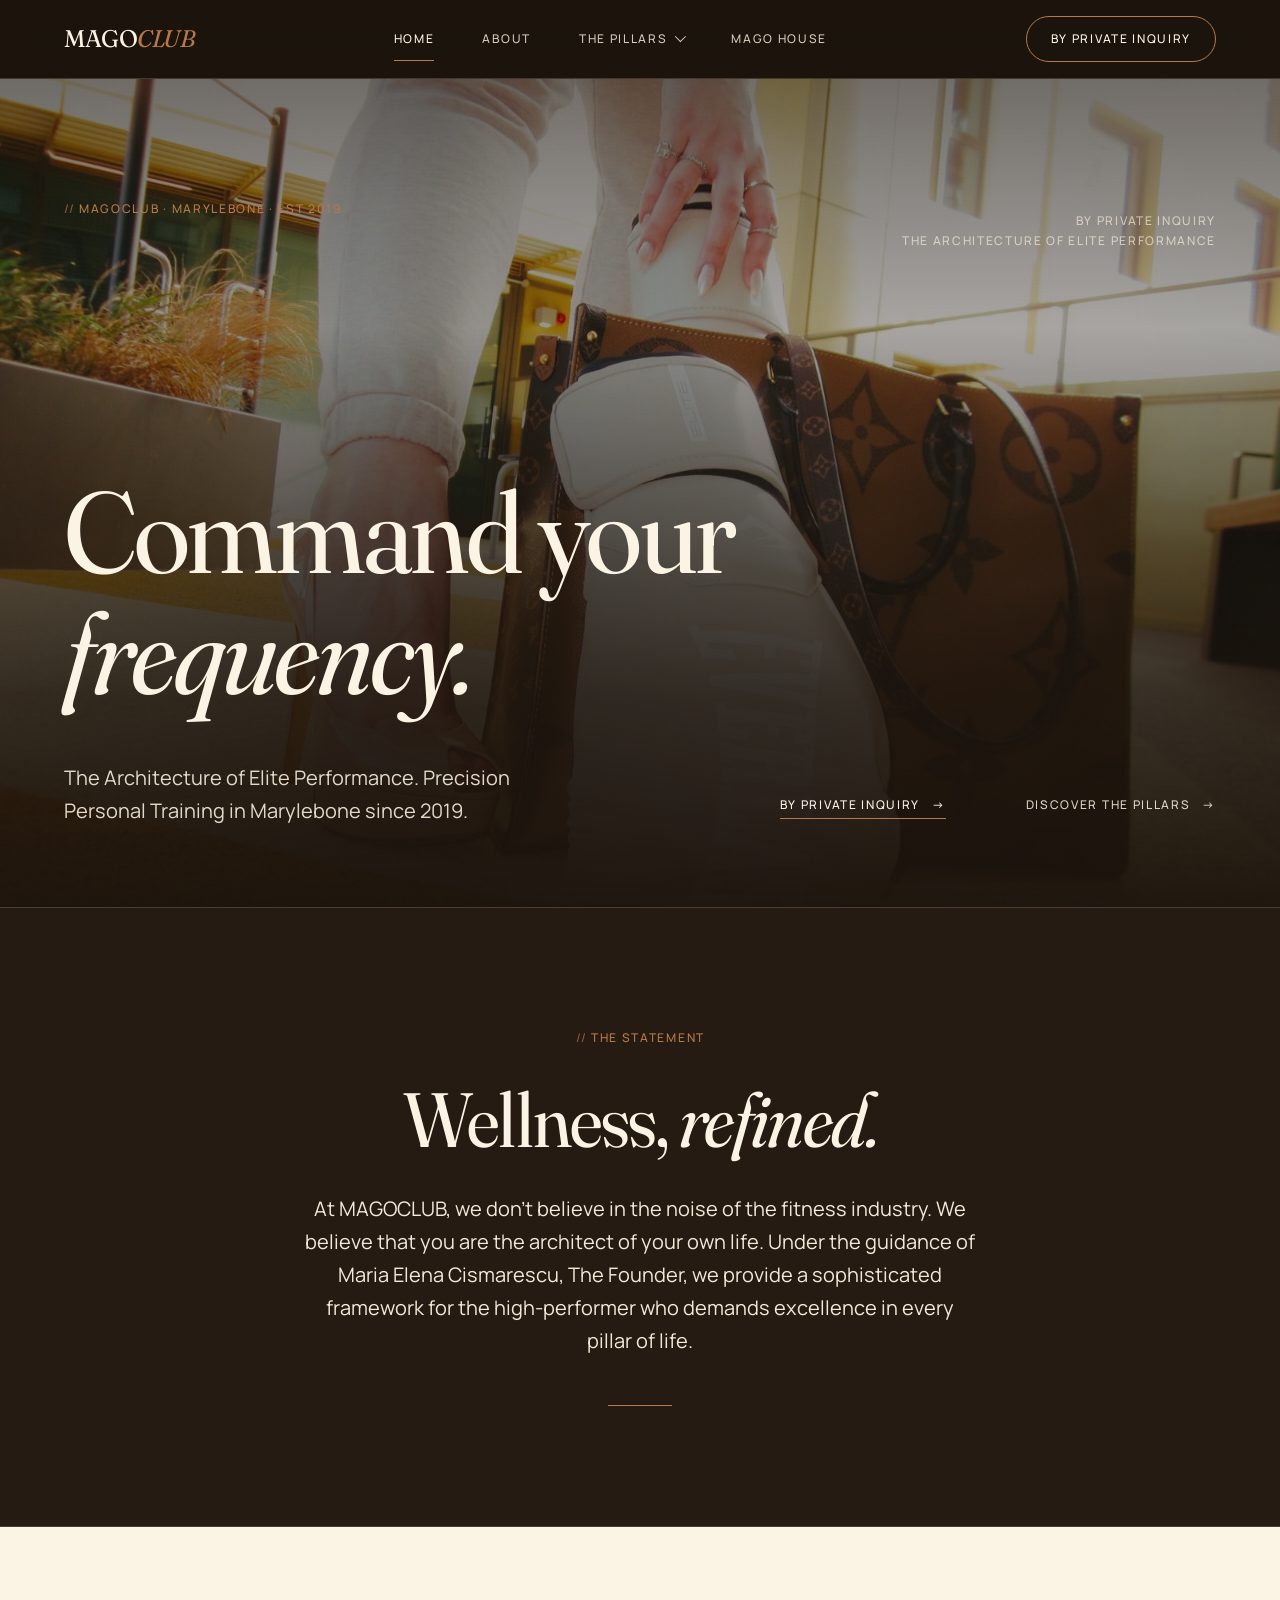
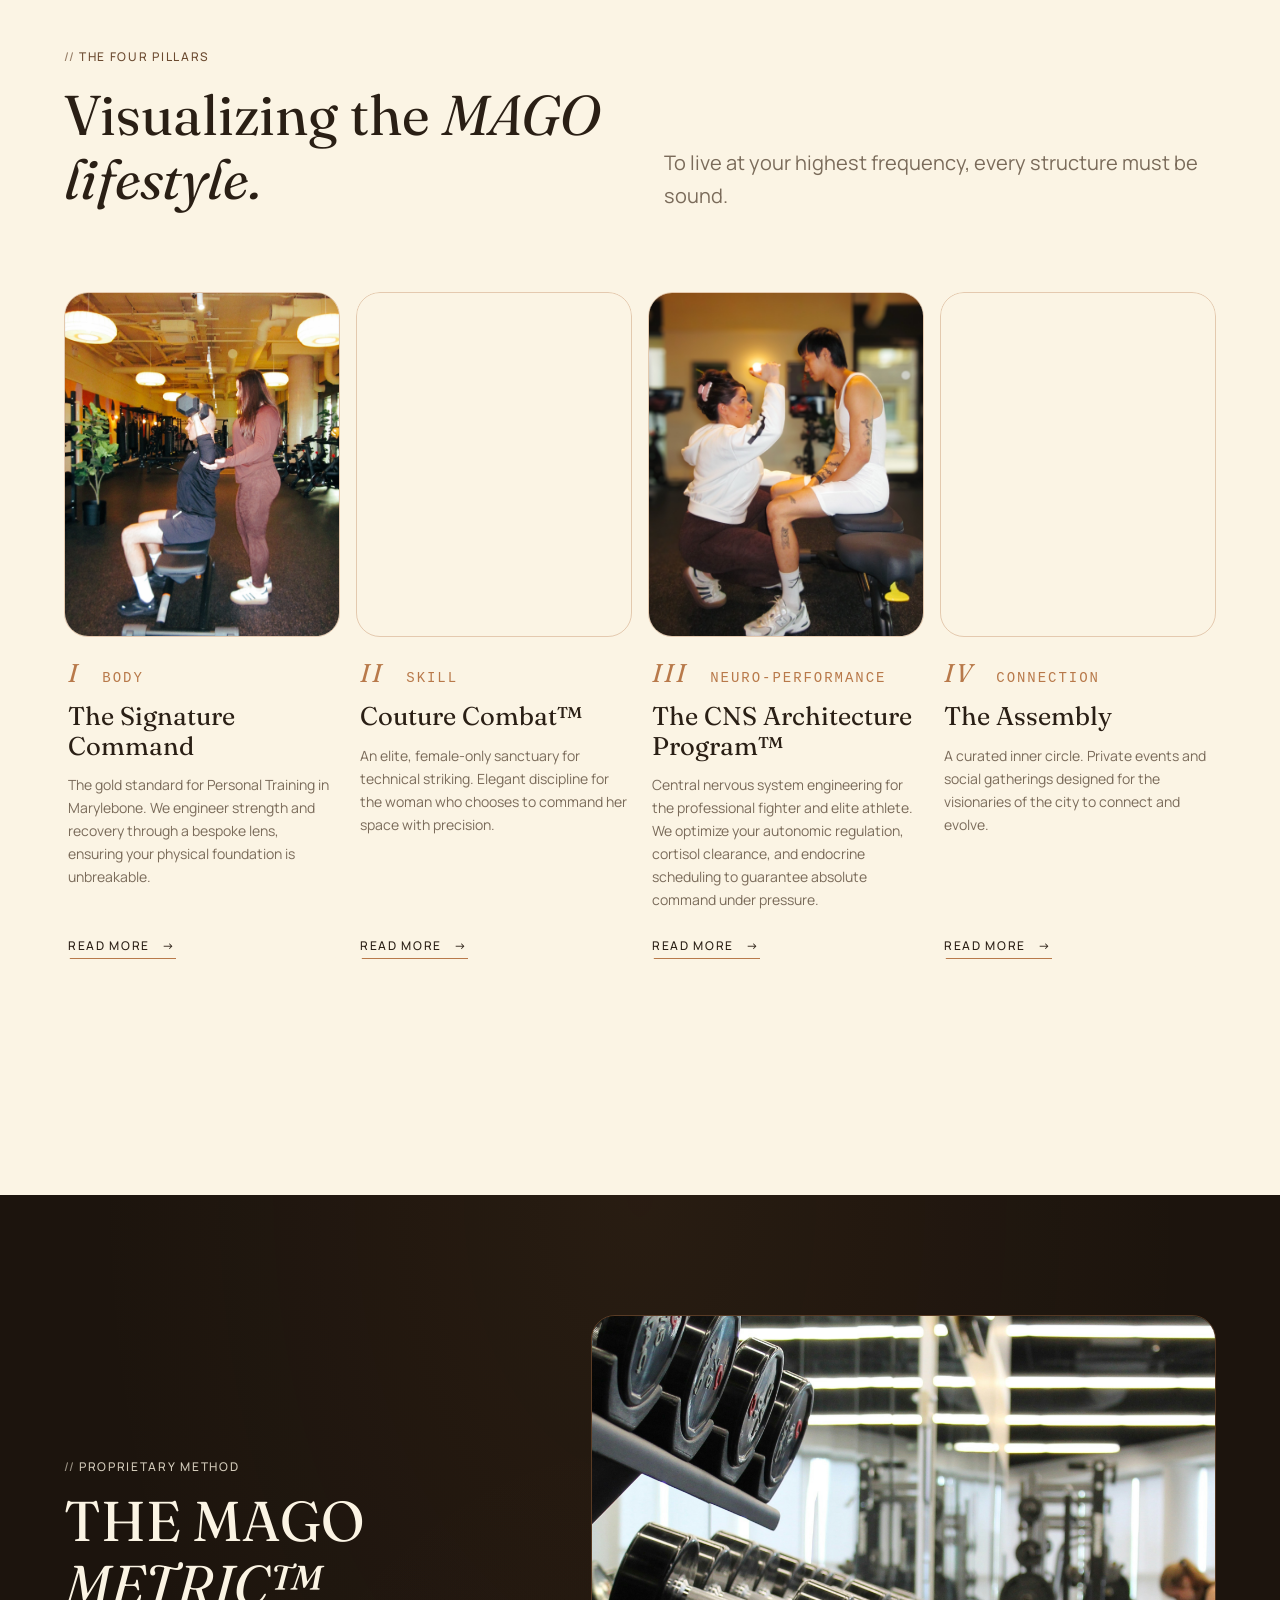
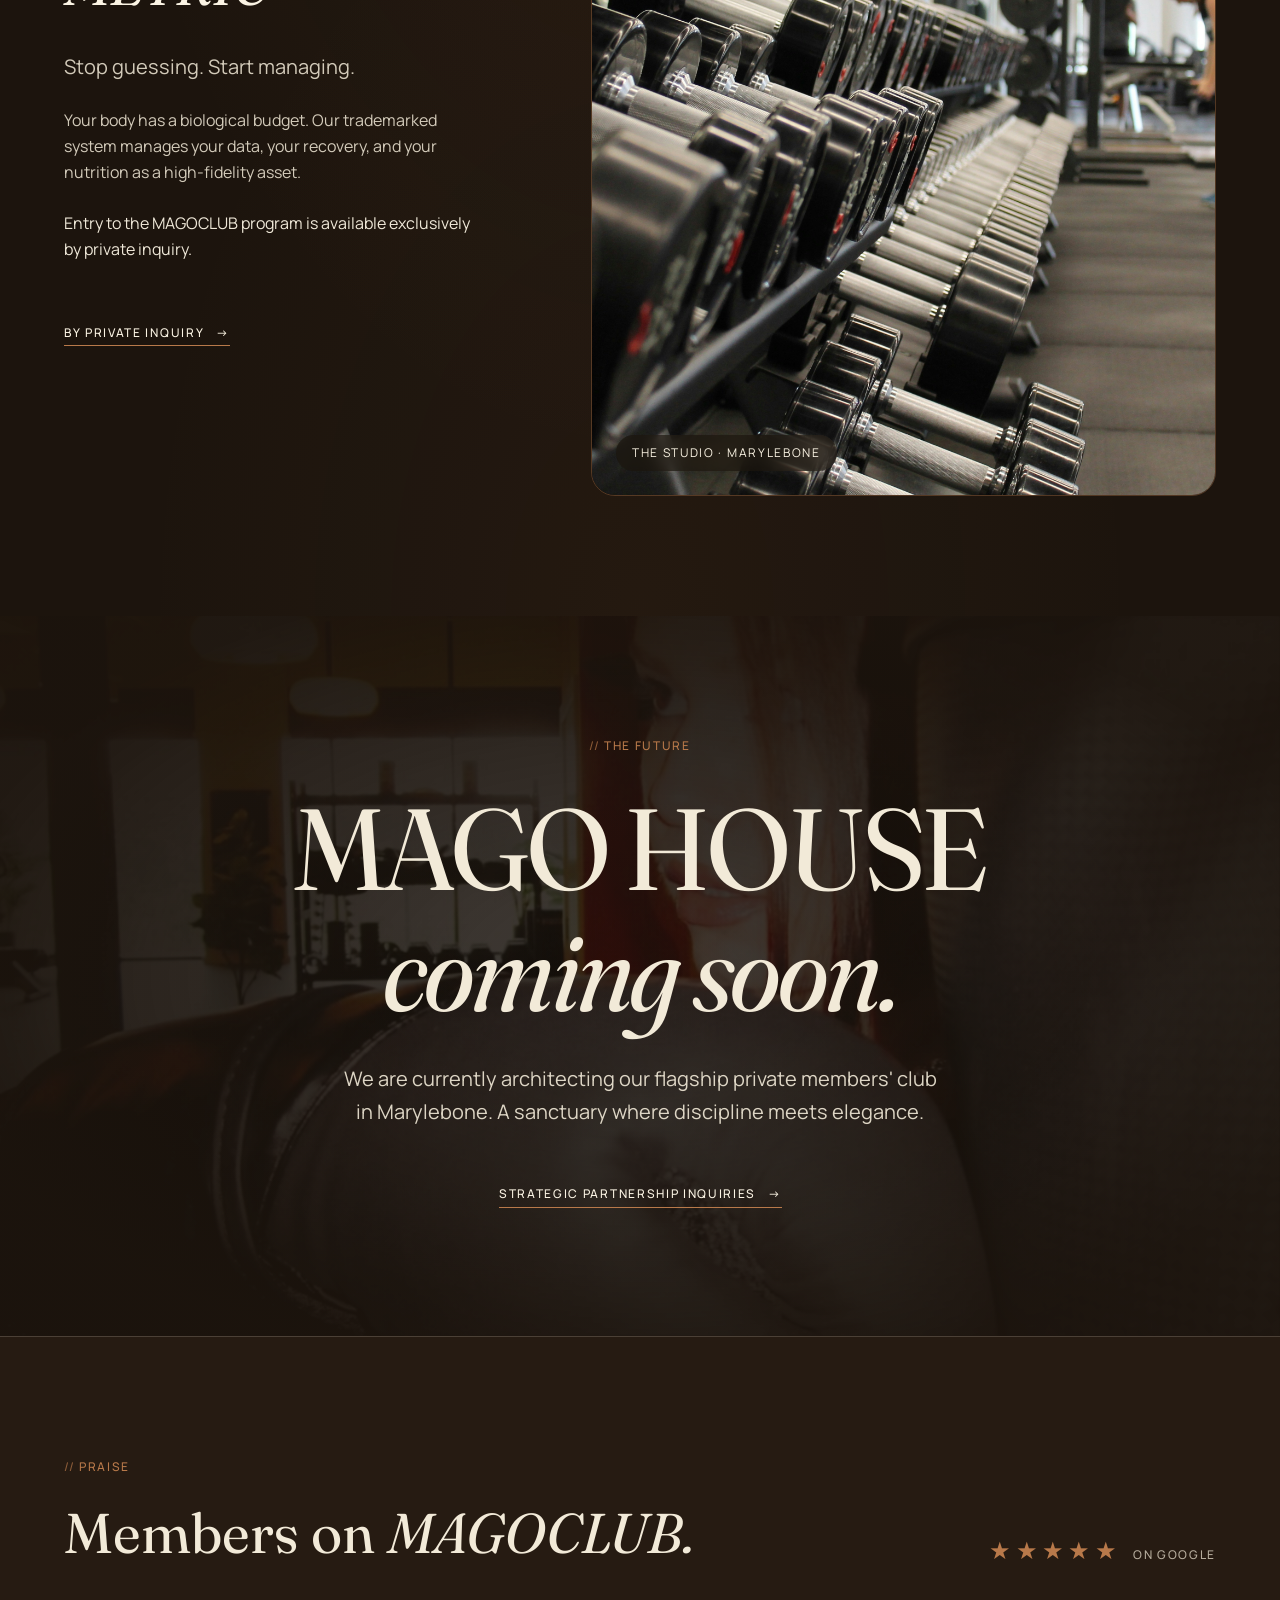
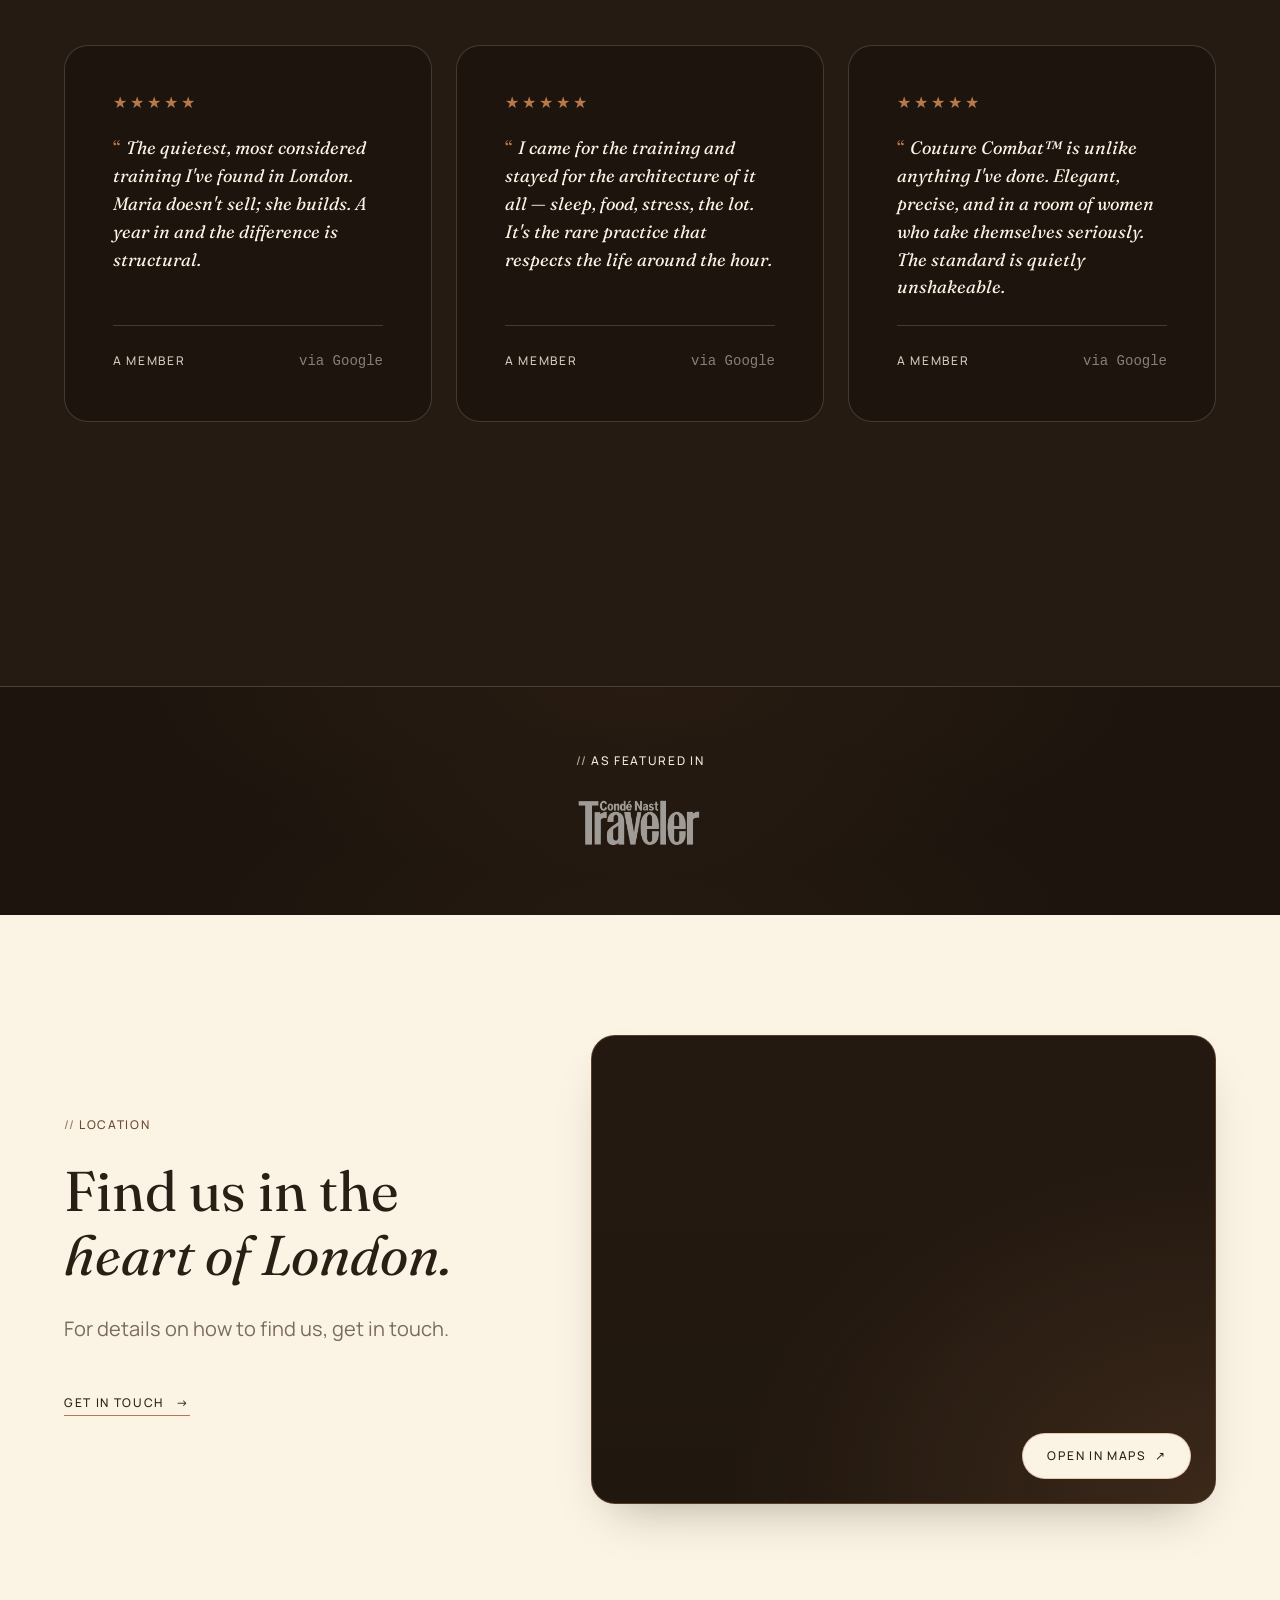
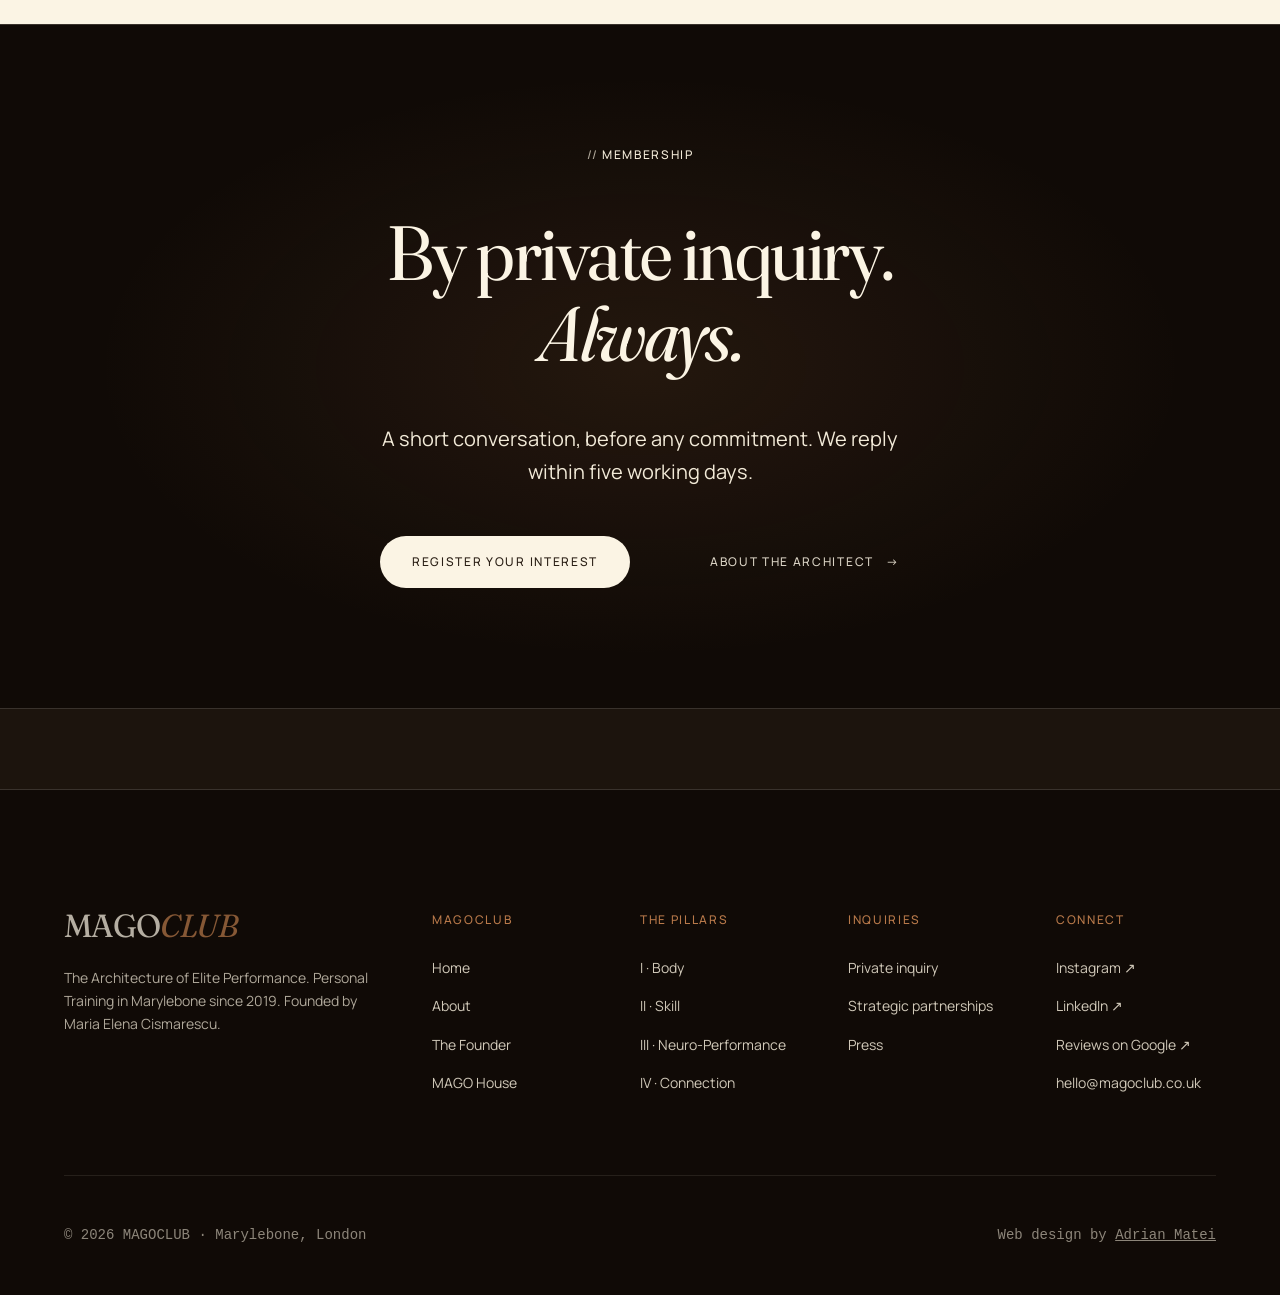
<file: index.html>
<!doctype html>
<html lang="en" data-root="">
<head>
  <meta charset="utf-8" />
  <meta name="viewport" content="width=device-width,initial-scale=1" />
  <meta name="description" content="Elite personal training in Marylebone. MAGOCLUB is a private practice for the high-performer — strength, striking, wellness and connection, led by Maria Elena Cismarescu." />
  <title>Elite Personal Training in Marylebone | MAGOCLUB</title>

  <link rel="canonical" href="https://magoclub.co.uk/" />

  <link rel="icon" href="/favicon.svg" type="image/svg+xml" />

  <meta property="og:type" content="website" />
  <meta property="og:site_name" content="MAGOCLUB" />
  <meta property="og:title" content="Elite Personal Training in Marylebone | MAGOCLUB" />
  <meta property="og:description" content="A private practice for the high-performer in Marylebone — elite personal training, striking, wellness and connection." />
  <meta property="og:url" content="https://magoclub.co.uk/" />
  <meta property="og:image" content="https://magoclub.co.uk/images/og-magoclub.jpg" />
  <meta name="twitter:card" content="summary_large_image" />
  <meta name="twitter:title" content="Elite Personal Training in Marylebone | MAGOCLUB" />
  <meta name="twitter:description" content="A private practice for the high-performer in Marylebone — elite personal training, striking, wellness and connection." />
  <meta name="twitter:image" content="https://magoclub.co.uk/images/og-magoclub.jpg" />

  <link rel="preconnect" href="https://fonts.googleapis.com" />
  <link rel="preconnect" href="https://fonts.gstatic.com" crossorigin />
  <link
    href="https://fonts.googleapis.com/css2?family=Fraunces:ital,opsz,wght,SOFT@0,9..144,300..700,0..100;1,9..144,300..700,0..100&family=Manrope:wght@400;500;600&display=swap"
    rel="stylesheet"
  />

  <link rel="stylesheet" href="css/tokens.css" />
  <link rel="stylesheet" href="css/sections.css" />
</head>
<body data-page="home">

  <a href="#main" class="skip-link">Skip to content</a>

  <div data-include="partials/nav.html"></div>

  <main id="main">

    <!-- =====================================================================
         1 · CINEMATIC HERO — Command Your Frequency
         ===================================================================== -->
    <section class="hero-cinematic" aria-labelledby="hero-headline">
      <div class="bg" aria-hidden="true" data-kenburns>
        <img
          src="images/maria/accent-gloves-bag.jpg"
          alt=""
          loading="eager"
          fetchpriority="high"
          decoding="async"
        />
      </div>
      <div class="scrim" aria-hidden="true"></div>

      <div class="frame" data-reveal-load>
        <div class="top">
          <p class="label-tic">MAGOCLUB · Marylebone · Est 2019</p>
          <p class="meta">By private inquiry<br/>The Architecture of Elite Performance</p>
        </div>

        <h1 id="hero-headline" class="t-display-xl">
          Command your<br/>
          <span class="italic">frequency.</span>
        </h1>

        <div class="bottom">
          <p class="t-body-l">
            The Architecture of Elite Performance. Precision Personal Training
            in Marylebone since 2019.
          </p>
          <div class="ctas">
            <a href="register-interest.html" class="btn btn--primary">By private inquiry <span class="arrow" aria-hidden="true">→</span></a>
            <a href="#pillars" class="btn btn--ghost">Discover the pillars <span class="arrow" aria-hidden="true">→</span></a>
          </div>
        </div>
      </div>
    </section>

    <!-- =====================================================================
         2 · THE STATEMENT — Wellness, Refined. · STAGE-2
         ===================================================================== -->
    <div class="band band--stage-2"><section class="statement" aria-labelledby="statement-headline">
      <p class="eyebrow label-tic" data-reveal="fade">The Statement</p>
      <h2 id="statement-headline" class="t-display-l" data-reveal="rise-soft">
        Wellness, <span class="italic">refined.</span>
      </h2>
      <p class="t-body-l" data-reveal="rise">
        At MAGOCLUB, we don't believe in the noise of the fitness industry. We
        believe that you are the architect of your own life. Under the guidance
        of Maria Elena Cismarescu, The Founder, we provide a sophisticated
        framework for the high-performer who demands excellence in every pillar
        of life.
      </p>
      <span class="rule" aria-hidden="true" data-reveal="rule"></span>
    </section></div>

    <!-- =====================================================================
         3 · FOUR PILLARS PREVIEW — Visualizing the MAGO Lifestyle
         ===================================================================== -->
    <section class="pillars pillars--four on-cream-surface" id="pillars" aria-labelledby="pillars-headline">
      <div class="frame">
        <header class="sec-head sec-head--split sec-head--inline" data-reveal="rise">
          <div>
            <p class="eyebrow label-tic">The Four Pillars</p>
            <h2 id="pillars-headline" class="title t-display-m">
              Visualizing the <span class="italic">MAGO lifestyle.</span>
            </h2>
          </div>
          <p class="lede t-body-l">
            To live at your highest frequency, every structure must be sound.
          </p>
        </header>

        <div class="grid" role="list" data-reveal-stagger>
          <article class="card" role="listitem">
            <div class="pic">
              <a href="the-pillars/body.html" class="card-image-link" tabindex="-1" aria-hidden="true">
                <img src="images/maria/coaching-performance.jpg" alt="Maria Elena Cismarescu spotting a client through a seated dumbbell press." loading="lazy" decoding="async" />
              </a>
            </div>
            <div class="body">
              <span class="num"><span class="roman">I</span> Body</span>
              <h3 class="t-h2">The Signature Command</h3>
              <p class="t-body-s">
                The gold standard for Personal Training in Marylebone. We engineer
                strength and recovery through a bespoke lens, ensuring your physical
                foundation is unbreakable.
              </p>
              <a href="the-pillars/body.html" class="btn btn--primary more">Read more <span class="arrow" aria-hidden="true">→</span></a>
            </div>
          </article>

          <article class="card" role="listitem">
            <div class="pic">
              <a href="the-pillars/skill.html" class="card-image-link" tabindex="-1" aria-hidden="true">
                <img src="images/maria/couture-combat-reedited-1.jpg" alt="Maria Elena Cismarescu coaching a client's guard at the heavy bag in cream tailoring." loading="lazy" decoding="async" />
              </a>
            </div>
            <div class="body">
              <span class="num"><span class="roman">II</span> Skill</span>
              <h3 class="t-h2">Couture Combat™</h3>
              <p class="t-body-s">
                An elite, female-only sanctuary for technical striking. Elegant
                discipline for the woman who chooses to command her space with
                precision.
              </p>
              <a href="the-pillars/skill.html" class="btn btn--primary more">Read more <span class="arrow" aria-hidden="true">→</span></a>
            </div>
          </article>

          <article class="card" role="listitem">
            <div class="pic">
              <a href="the-pillars/mind.html" class="card-image-link" tabindex="-1" aria-hidden="true">
                <img src="images/maria/cns-program-cover.jpg" alt="Maria Elena Cismarescu running a visual tracking assessment with a seated athlete." loading="lazy" decoding="async" />
              </a>
            </div>
            <div class="body">
              <span class="num"><span class="roman">III</span> Neuro-Performance</span>
              <h3 class="t-h2">The CNS Architecture Program™</h3>
              <p class="t-body-s">
                Central nervous system engineering for the professional fighter
                and elite athlete. We optimize your autonomic regulation,
                cortisol clearance, and endocrine scheduling to guarantee
                absolute command under pressure.
              </p>
              <a href="the-pillars/mind.html" class="btn btn--primary more">Read more <span class="arrow" aria-hidden="true">→</span></a>
            </div>
          </article>

          <article class="card" role="listitem">
            <div class="pic">
              <a href="the-pillars/connection.html" class="card-image-link" tabindex="-1" aria-hidden="true">
                <img src="images/maria/assembly-home.jpg" alt="A MAGOCLUB Life Change Award on a table in a softly lit members’ lounge." loading="lazy" decoding="async" />
              </a>
            </div>
            <div class="body">
              <span class="num"><span class="roman">IV</span> Connection</span>
              <h3 class="t-h2">The Assembly</h3>
              <p class="t-body-s">
                A curated inner circle. Private events and social gatherings
                designed for the visionaries of the city to connect and evolve.
              </p>
              <a href="the-pillars/connection.html" class="btn btn--primary more">Read more <span class="arrow" aria-hidden="true">→</span></a>
            </div>
          </article>
        </div>

        <div class="pillars__bottom-cta" style="margin-top: var(--space-8);" data-reveal="fade">
          <a href="the-pillars/" class="btn btn--primary" style="--_color: var(--mago-ink);">Discover the pillars <span class="arrow" aria-hidden="true">→</span></a>
        </div>
      </div>
    </section>

    <!-- =====================================================================
         4 · THE PROPRIETARY EDGE — The MAGO Metric™ · TINTED
         ===================================================================== -->
    <div class="band band--tinted"><section class="editorial" aria-labelledby="metric-headline">
      <div class="copy" data-reveal="rise">
        <p class="label-tic">Proprietary Method</p>
        <h2 id="metric-headline" class="t-display-m">
          THE MAGO <span class="italic">METRIC™</span>
        </h2>
        <p class="t-body-l">
          Stop guessing. Start managing.
        </p>
        <p class="t-body">
          Your body has a biological budget. Our trademarked system manages
          your data, your recovery, and your nutrition as a high-fidelity
          asset.
        </p>
        <p class="t-body" style="color: var(--mago-cream); opacity: 0.95;">
          Entry to the MAGOCLUB program is available exclusively by private inquiry.
        </p>
        <a href="register-interest.html" class="btn btn--primary more">By private inquiry <span class="arrow" aria-hidden="true">→</span></a>
      </div>

      <figure data-reveal="rise-long">
        <img
          src="images/New Images/danielle-cerullo-CQfNt66ttZM-unsplash.jpg"
          alt="The MAGOCLUB studio — racks of dumbbells, a member training in soft daylight at the far end."
          loading="lazy"
          decoding="async"
        />
        <figcaption>The Studio · Marylebone</figcaption>
      </figure>
    </section></div>

    <!-- =====================================================================
         5 · MAGO HOUSE TEASER — type-hero
         ===================================================================== -->
    <section class="type-hero" aria-labelledby="house-headline">
      <div class="bg" aria-hidden="true" data-kenburns>
        <img
          src="images/maria/maria-portrait-indoor.jpg"
          alt=""
          loading="lazy"
          decoding="async"
        />
      </div>
      <div class="scrim" aria-hidden="true"></div>

      <div class="frame">
        <p class="eyebrow label-tic" data-reveal="fade">The Future</p>
        <h2 id="house-headline" class="t-display-xl" data-reveal="rise-soft">
          MAGO HOUSE<br/>
          <span class="italic">coming soon.</span>
        </h2>
        <p class="lede t-body-l" data-reveal="rise">
          We are currently architecting our flagship private members' club in
          Marylebone. A sanctuary where discipline meets elegance.
        </p>
        <div class="ctas" data-reveal="rise">
          <a href="register-interest.html?topic=partnership" class="btn btn--primary">Strategic partnership inquiries <span class="arrow" aria-hidden="true">→</span></a>
        </div>
      </div>
    </section>

    <!-- =====================================================================
         6 · REVIEWS — preview of Google reviews · STAGE-2
         PLACEHOLDER COPY — awaiting Maria's final selection.
         Each quote below is voice-matched but not real; replace before launch.
         ===================================================================== -->
    <div class="band band--stage-2"><section class="reviews" aria-labelledby="reviews-headline">
      <header class="reviews__head" data-reveal="rise">
        <p class="eyebrow label-tic">Praise</p>
        <h2 id="reviews-headline" class="t-display-m">
          Members on <span class="italic">MAGOCLUB.</span>
        </h2>
        <div class="reviews__rating" aria-label="Five out of five stars on Google">
          <span class="reviews__stars" aria-hidden="true">★★★★★</span>
          <span class="reviews__rating-text">on Google</span>
        </div>
      </header>

      <ul class="reviews__grid" role="list" data-reveal-stagger>
        <li class="review-card">
          <span class="review-card__stars" aria-label="Five out of five stars">★★★★★</span>
          <blockquote class="review-card__body">
            The quietest, most considered training I've found in London. Maria
            doesn't sell; she builds. A year in and the difference is
            structural.
          </blockquote>
          <footer class="review-card__attr">
            <span class="review-card__name">A member</span>
            <span class="review-card__via">via Google</span>
          </footer>
        </li>

        <li class="review-card">
          <span class="review-card__stars" aria-label="Five out of five stars">★★★★★</span>
          <blockquote class="review-card__body">
            I came for the training and stayed for the architecture of it all —
            sleep, food, stress, the lot. It's the rare practice that respects
            the life around the hour.
          </blockquote>
          <footer class="review-card__attr">
            <span class="review-card__name">A member</span>
            <span class="review-card__via">via Google</span>
          </footer>
        </li>

        <li class="review-card">
          <span class="review-card__stars" aria-label="Five out of five stars">★★★★★</span>
          <blockquote class="review-card__body">
            Couture Combat™ is unlike anything I've done. Elegant, precise, and
            in a room of women who take themselves seriously. The standard is
            quietly unshakeable.
          </blockquote>
          <footer class="review-card__attr">
            <span class="review-card__name">A member</span>
            <span class="review-card__via">via Google</span>
          </footer>
        </li>
      </ul>

      <div class="reviews__cta" data-reveal="fade">
        <a
          href="https://share.google/IUhrteCL5tnpF5s9V"
          class="btn btn--filled"
          target="_blank"
          rel="noopener noreferrer"
          aria-label="Read all MAGOCLUB reviews on Google (opens in new tab)"
        >
          Read all reviews <span class="arrow" aria-hidden="true">↗</span>
        </a>
      </div>
    </section></div>

    <!-- =====================================================================
         7 · PRESS STRIP — "As featured in" · TINTED
         ===================================================================== -->
    <div class="band band--tinted"><section class="press-strip" aria-label="As featured in">
      <p class="press-strip__eyebrow label-tic" data-reveal="fade">As featured in</p>
      <ul class="press-strip__logos" role="list" data-reveal-stagger>
        <li>
          <img
            class="press-logo"
            src="images/press/conde-nast-traveller.png"
            alt="Condé Nast Traveller"
            loading="lazy"
            decoding="async"
            width="220"
            height="80"
          />
        </li>
      </ul>
    </section></div>

    <!-- =====================================================================
         8 · FIND US — Google Maps embed · CREAM
         ===================================================================== -->
    <div class="band band--cream"><section class="find-us" aria-labelledby="find-headline">
      <div class="find-us__copy" data-reveal="rise">
        <p class="eyebrow label-tic">Location</p>
        <h2 id="find-headline" class="t-display-m">
          Find us in the <span class="italic">heart of London.</span>
        </h2>
        <p class="t-body-l">
          For details on how to find us, get in touch.
        </p>
        <a href="register-interest.html" class="btn btn--primary more">Get in touch <span class="arrow" aria-hidden="true">→</span></a>
      </div>
      <div class="find-us__map" data-reveal="rise-long">
        <iframe
          class="find-us__iframe"
          src="https://maps.google.com/maps?q=MagoClub%2C%20London&t=&z=17&ie=UTF8&iwloc=&output=embed"
          title="MAGOCLUB location on Google Maps"
          loading="lazy"
          referrerpolicy="no-referrer-when-downgrade"
          allowfullscreen=""
          aria-hidden="true"
          tabindex="-1"
        ></iframe>
        <!-- Lock interaction: the overlay sits above the iframe and intercepts
             all clicks, taps, scrolls. The single anchor inside it is the only
             interactive element — it opens the real map in a new tab. -->
        <a
          class="find-us__open"
          href="https://maps.app.goo.gl/aAP2u1ufRsXRfuZc6"
          target="_blank"
          rel="noopener noreferrer"
          aria-label="Open MAGOCLUB location in Google Maps (opens in new tab)"
        >
          <span class="find-us__open-label">
            Open in Maps <span class="arrow" aria-hidden="true">↗</span>
          </span>
        </a>
      </div>
    </section></div>

    <!-- =====================================================================
         7 · APPLY CTA BAND
         ===================================================================== -->
    <section class="apply-band" aria-labelledby="apply-headline">
      <p class="label-tic" data-reveal="fade">Membership</p>
      <h2 id="apply-headline" class="t-display-l" data-reveal="rise-soft">
        By private inquiry.<br/>
        <span class="italic">Always.</span>
      </h2>
      <p class="t-body-l" data-reveal="rise">
        A short conversation, before any commitment. We reply within five
        working days.
      </p>
      <div class="actions" data-reveal="rise">
        <a href="register-interest.html" class="btn btn--filled">Register your interest</a>
        <a href="about.html" class="btn btn--ghost">About the architect <span class="arrow" aria-hidden="true">→</span></a>
      </div>
    </section>

  </main>

  <div data-include="partials/footer.html"></div>

  <script src="js/include.js"></script>
  <script src="js/reveal.js"></script>
</body>
</html>
</file>
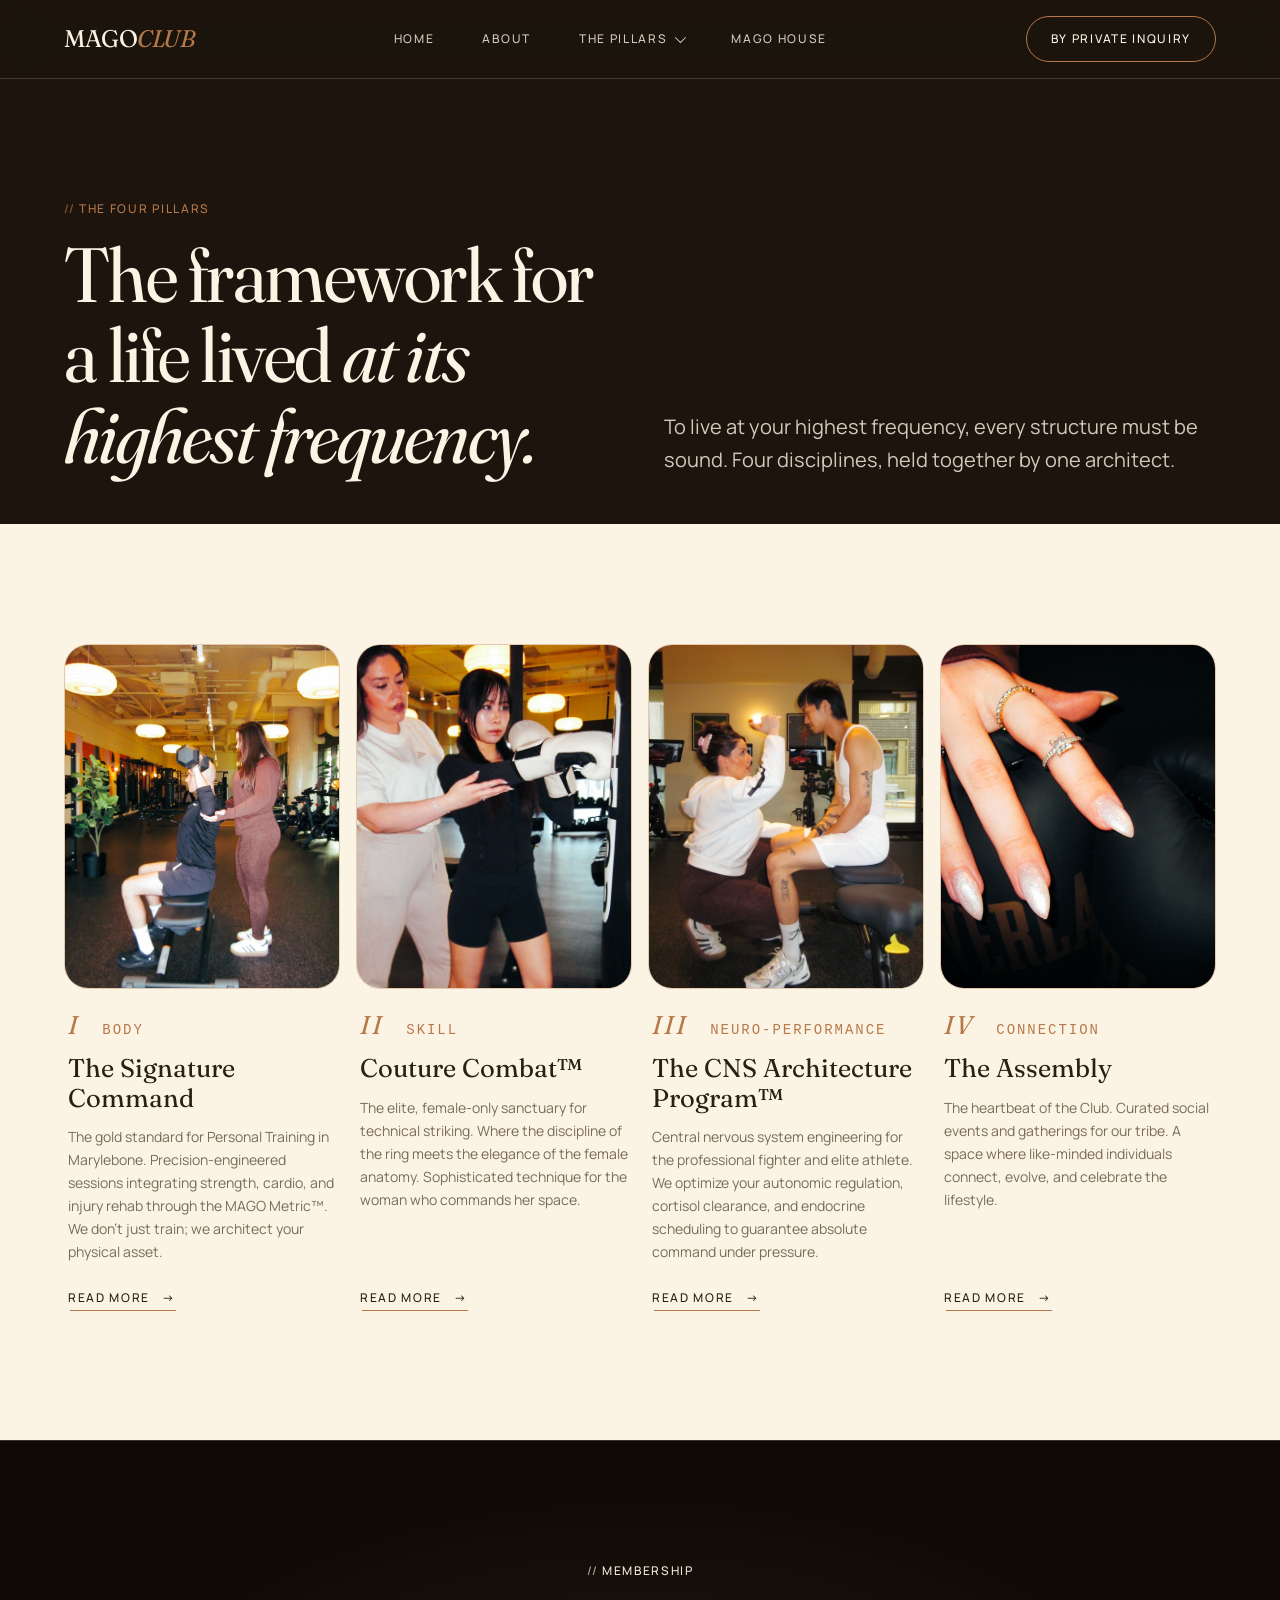
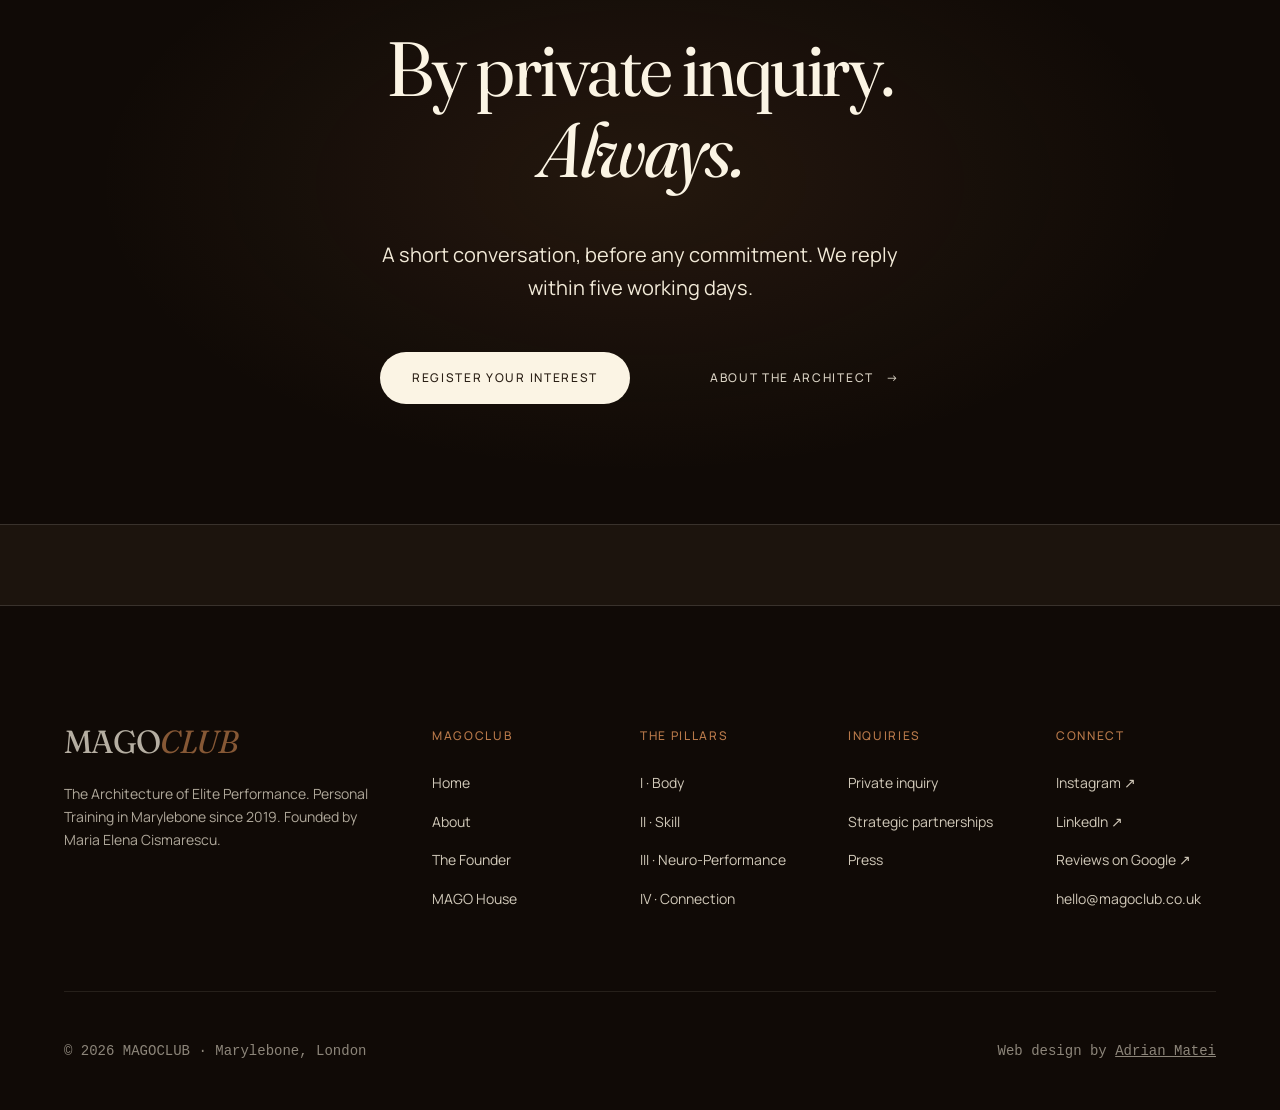
<file: the-pillars/index.html>
<!doctype html>
<html lang="en" data-root="../">
<head>
  <meta charset="utf-8" />
  <meta name="viewport" content="width=device-width,initial-scale=1" />
  <meta name="description" content="Body, Skill, Mind, Connection — the Four Pillars of MAGOCLUB's elite personal training practice in Marylebone." />
  <title>The Four Pillars — Elite Personal Training in Marylebone | MAGOCLUB</title>

  <link rel="canonical" href="https://magoclub.co.uk/the-pillars/" />

  <link rel="icon" href="/favicon.svg" type="image/svg+xml" />

  <meta property="og:type" content="website" />
  <meta property="og:site_name" content="MAGOCLUB" />
  <meta property="og:title" content="The Four Pillars — Elite Personal Training in Marylebone | MAGOCLUB" />
  <meta property="og:description" content="Body, Skill, Mind, Connection — the framework behind MAGOCLUB's elite personal training in Marylebone." />
  <meta property="og:url" content="https://magoclub.co.uk/the-pillars/" />
  <meta property="og:image" content="https://magoclub.co.uk/images/og-magoclub.jpg" />
  <meta name="twitter:card" content="summary_large_image" />
  <meta name="twitter:title" content="The Four Pillars — Elite Personal Training in Marylebone | MAGOCLUB" />
  <meta name="twitter:description" content="Body, Skill, Mind, Connection — the framework behind MAGOCLUB's elite personal training in Marylebone." />
  <meta name="twitter:image" content="https://magoclub.co.uk/images/og-magoclub.jpg" />

  <link rel="preconnect" href="https://fonts.googleapis.com" />
  <link rel="preconnect" href="https://fonts.gstatic.com" crossorigin />
  <link
    href="https://fonts.googleapis.com/css2?family=Fraunces:ital,opsz,wght,SOFT@0,9..144,300..700,0..100;1,9..144,300..700,0..100&family=Manrope:wght@400;500;600&display=swap"
    rel="stylesheet"
  />

  <link rel="stylesheet" href="../css/tokens.css" />
  <link rel="stylesheet" href="../css/sections.css" />
</head>
<body data-page="pillars">

  <a href="#main" class="skip-link">Skip to content</a>
  <div data-include="../partials/nav.html"></div>

  <main id="main">

    <!-- =====================================================================
         1 · SECTION HEADER (top of page)
         ===================================================================== -->
    <header class="sec-head sec-head--split" data-reveal-load>
      <div>
        <p class="eyebrow label-tic">The Four Pillars</p>
        <h1 class="title t-display-l">
          The framework for a life lived <span class="italic">at its highest frequency.</span>
        </h1>
      </div>
      <p class="lede t-body-l">
        To live at your highest frequency, every structure must be sound. Four
        disciplines, held together by one architect.
      </p>
    </header>

    <!-- =====================================================================
         2 · 4-UP PILLARS (cream stage)
         ===================================================================== -->
    <section class="pillars pillars--four on-cream-surface" aria-labelledby="pillars-headline">
      <div class="frame">
        <header class="sec-head sec-head--split sec-head--inline" style="display:none;" aria-hidden="true">
          <h2 id="pillars-headline">The Four Pillars</h2>
        </header>

        <div class="grid" role="list" data-reveal-stagger>
          <article class="card" role="listitem">
            <div class="pic">
              <a href="body.html" class="card-image-link" tabindex="-1" aria-hidden="true">
                <img src="../images/maria/coaching-performance.jpg" alt="Maria Elena Cismarescu spotting a client through a seated dumbbell press." loading="lazy" decoding="async" />
              </a>
            </div>
            <div class="body">
              <span class="num"><span class="roman">I</span> Body</span>
              <h3 class="t-h2">The Signature Command</h3>
              <p class="t-body-s">
                The gold standard for Personal Training in Marylebone.
                Precision-engineered sessions integrating strength, cardio, and
                injury rehab through the MAGO Metric™. We don't just train; we
                architect your physical asset.
              </p>
              <a href="body.html" class="btn btn--primary more">Read more <span class="arrow" aria-hidden="true">→</span></a>
            </div>
          </article>

          <article class="card" role="listitem">
            <div class="pic">
              <a href="skill.html" class="card-image-link" tabindex="-1" aria-hidden="true">
                <img src="../images/maria/coaching-boxing-3.jpg" alt="Maria Elena Cismarescu correcting a client's guard at the heavy bag." loading="lazy" decoding="async" />
              </a>
            </div>
            <div class="body">
              <span class="num"><span class="roman">II</span> Skill</span>
              <h3 class="t-h2">Couture Combat™</h3>
              <p class="t-body-s">
                The elite, female-only sanctuary for technical striking. Where
                the discipline of the ring meets the elegance of the female
                anatomy. Sophisticated technique for the woman who commands her
                space.
              </p>
              <a href="skill.html" class="btn btn--primary more">Read more <span class="arrow" aria-hidden="true">→</span></a>
            </div>
          </article>

          <article class="card" role="listitem">
            <div class="pic">
              <a href="mind.html" class="card-image-link" tabindex="-1" aria-hidden="true">
                <img src="../images/maria/assessment-2.jpg" alt="Maria Elena Cismarescu running a visual tracking assessment with a seated athlete." loading="lazy" decoding="async" />
              </a>
            </div>
            <div class="body">
              <span class="num"><span class="roman">III</span> Neuro-Performance</span>
              <h3 class="t-h2">The CNS Architecture Program™</h3>
              <p class="t-body-s">
                Central nervous system engineering for the professional fighter
                and elite athlete. We optimize your autonomic regulation,
                cortisol clearance, and endocrine scheduling to guarantee
                absolute command under pressure.
              </p>
              <a href="mind.html" class="btn btn--primary more">Read more <span class="arrow" aria-hidden="true">→</span></a>
            </div>
          </article>

          <article class="card" role="listitem">
            <div class="pic">
              <a href="connection.html" class="card-image-link" tabindex="-1" aria-hidden="true">
                <img src="../images/maria/accent-gloves-hand.jpg" alt="A manicured hand resting on a boxing glove — jewellery against black leather." loading="lazy" decoding="async" />
              </a>
            </div>
            <div class="body">
              <span class="num"><span class="roman">IV</span> Connection</span>
              <h3 class="t-h2">The Assembly</h3>
              <p class="t-body-s">
                The heartbeat of the Club. Curated social events and gatherings
                for our tribe. A space where like-minded individuals connect,
                evolve, and celebrate the lifestyle.
              </p>
              <a href="connection.html" class="btn btn--primary more">Read more <span class="arrow" aria-hidden="true">→</span></a>
            </div>
          </article>
        </div>
      </div>
    </section>

    <!-- =====================================================================
         3 · APPLY CTA BAND
         ===================================================================== -->
    <section class="apply-band" aria-labelledby="apply-headline">
      <p class="label-tic" data-reveal="fade">Membership</p>
      <h2 id="apply-headline" class="t-display-l" data-reveal="rise-soft">
        By private inquiry.<br/>
        <span class="italic">Always.</span>
      </h2>
      <p class="t-body-l" data-reveal="rise">
        A short conversation, before any commitment. We reply within five
        working days.
      </p>
      <div class="actions" data-reveal="rise">
        <a href="../register-interest.html" class="btn btn--filled">Register your interest</a>
        <a href="../about.html" class="btn btn--ghost">About the architect <span class="arrow" aria-hidden="true">→</span></a>
      </div>
    </section>

  </main>

  <div data-include="../partials/footer.html"></div>
  <script src="../js/include.js"></script>
  <script src="../js/reveal.js"></script>
</body>
</html>
</file>
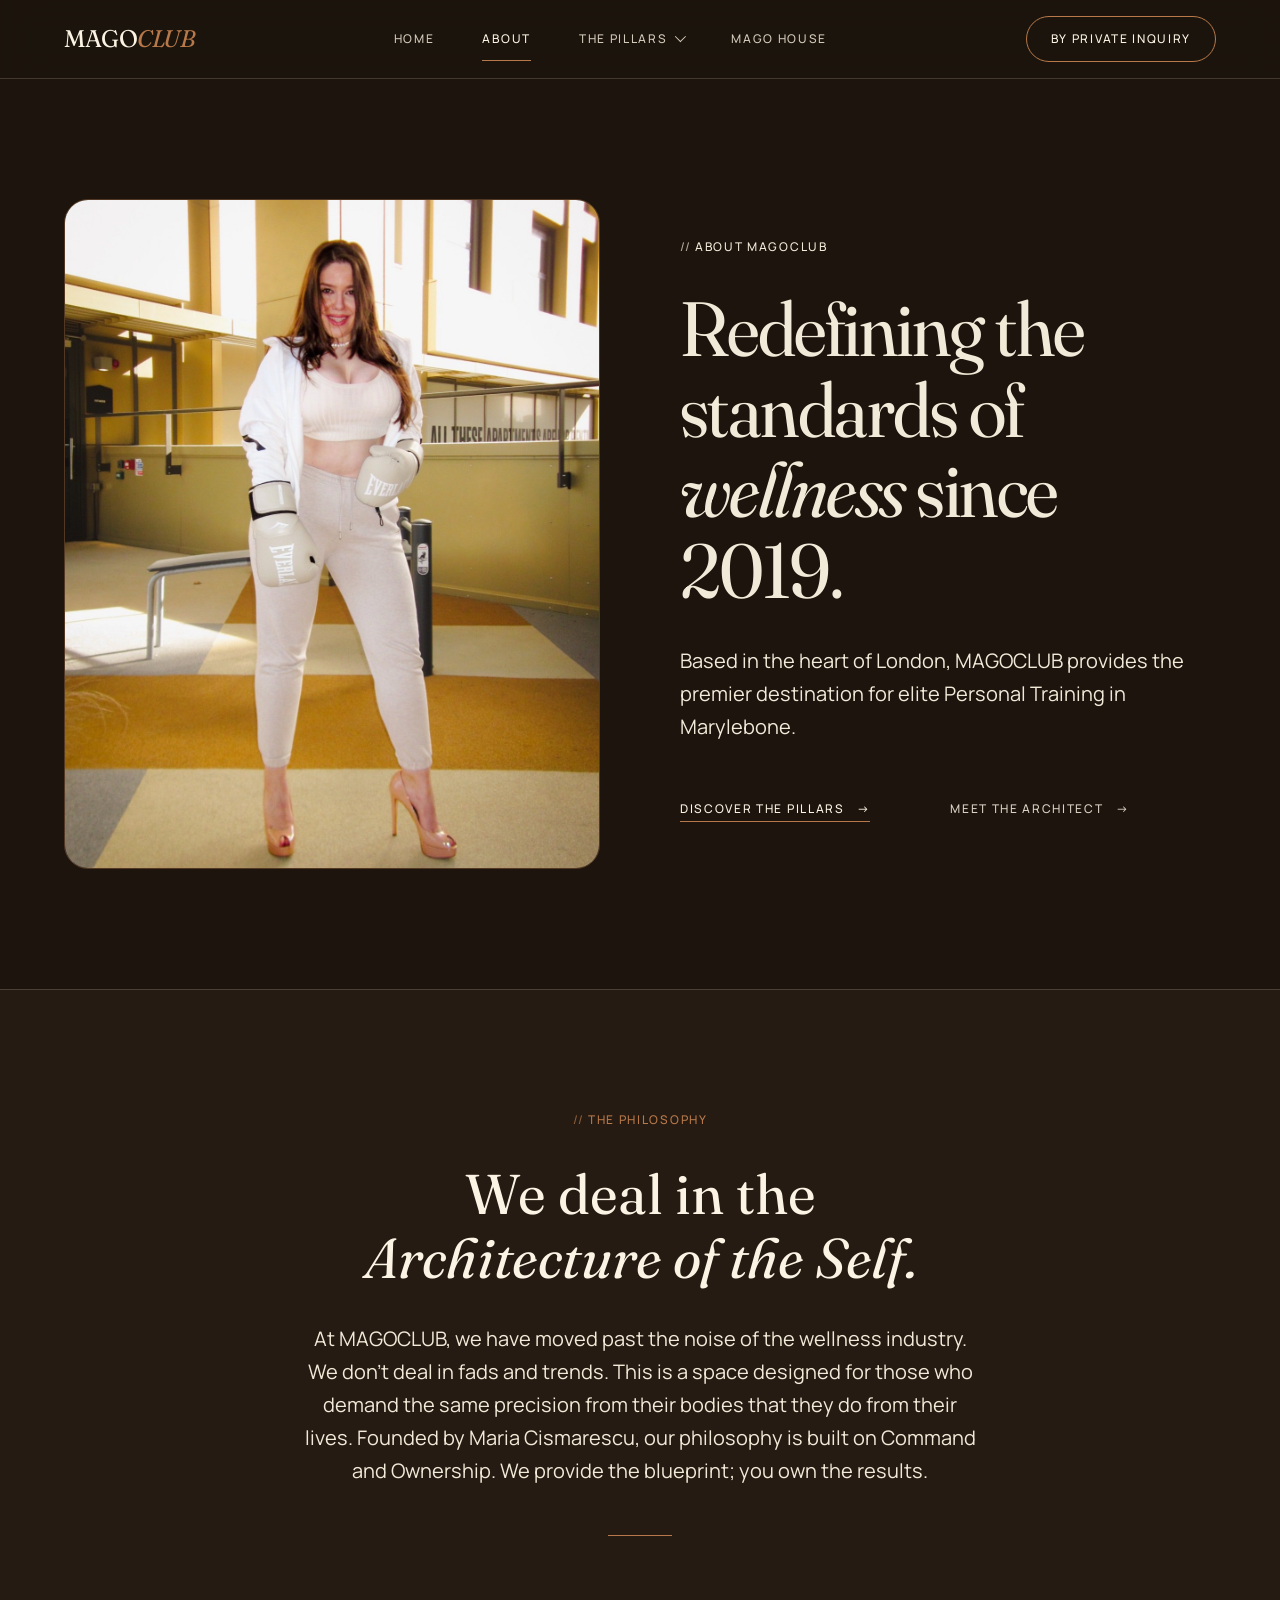
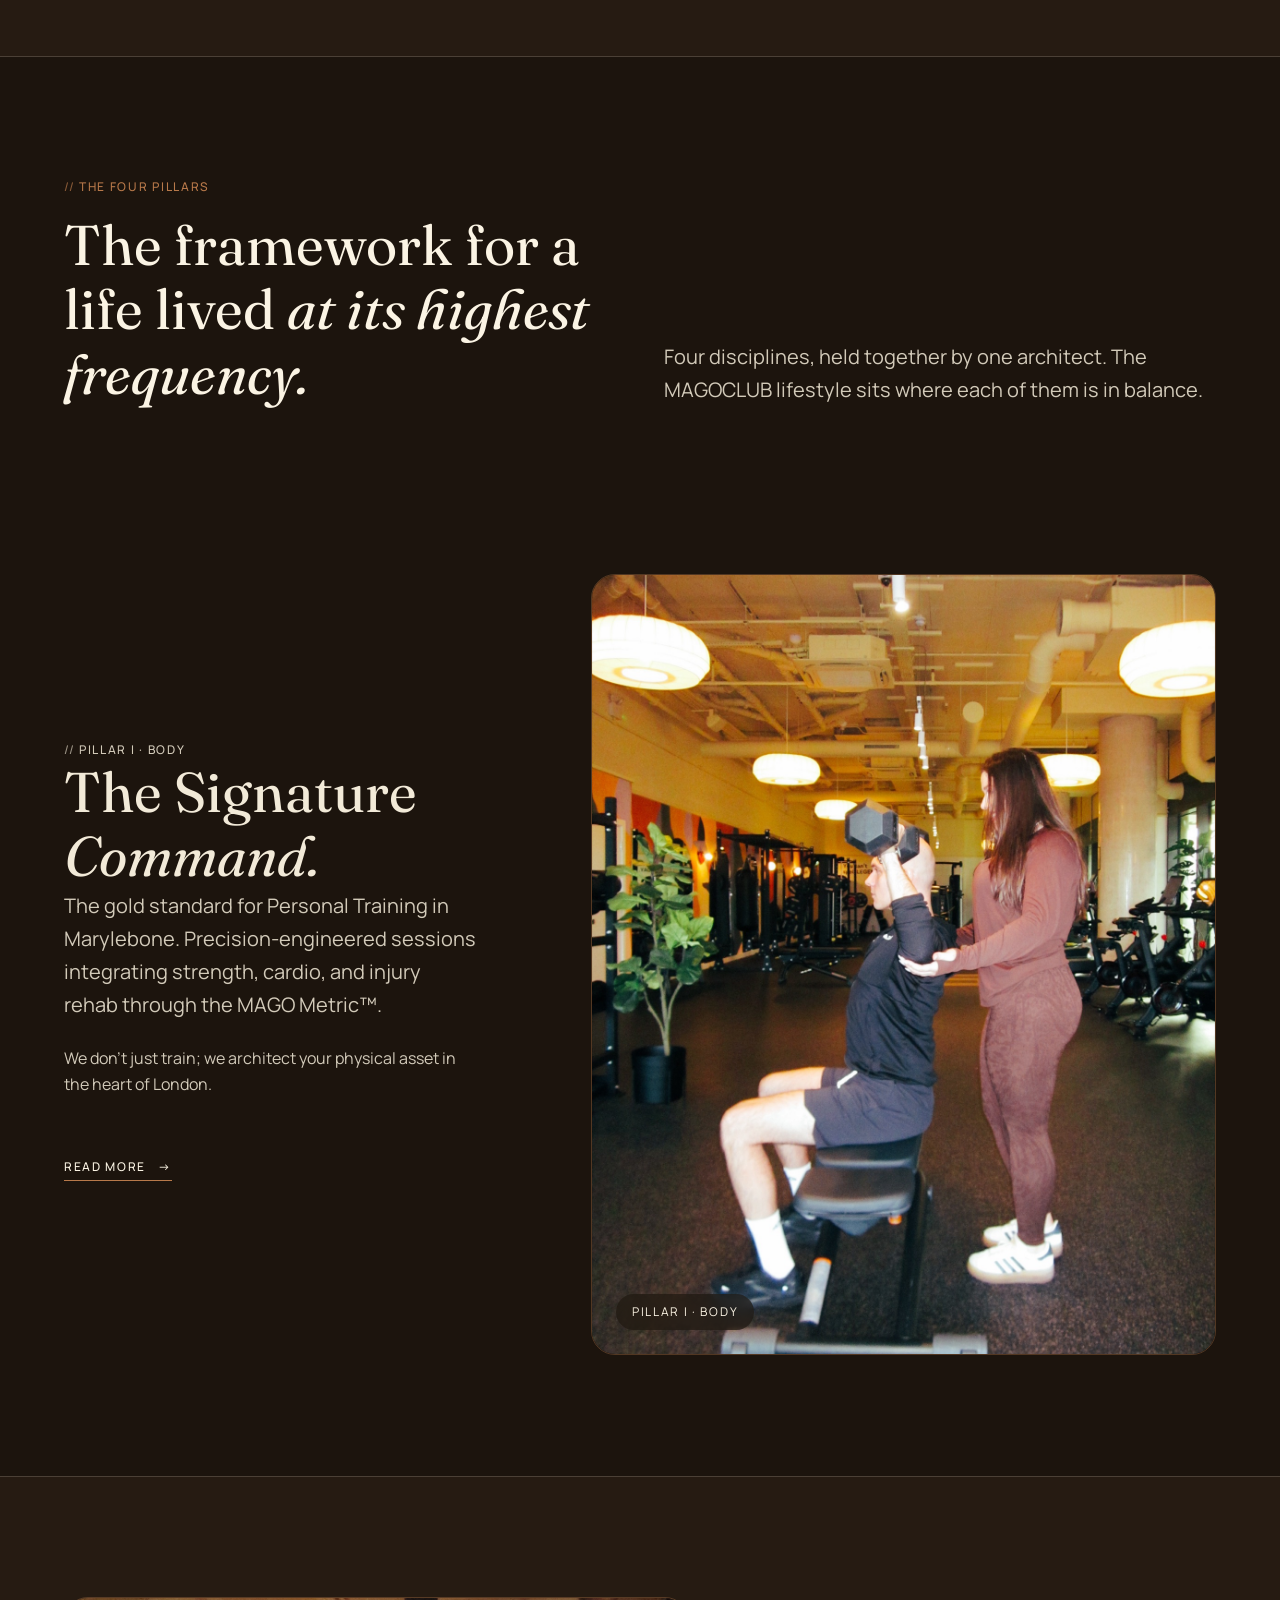
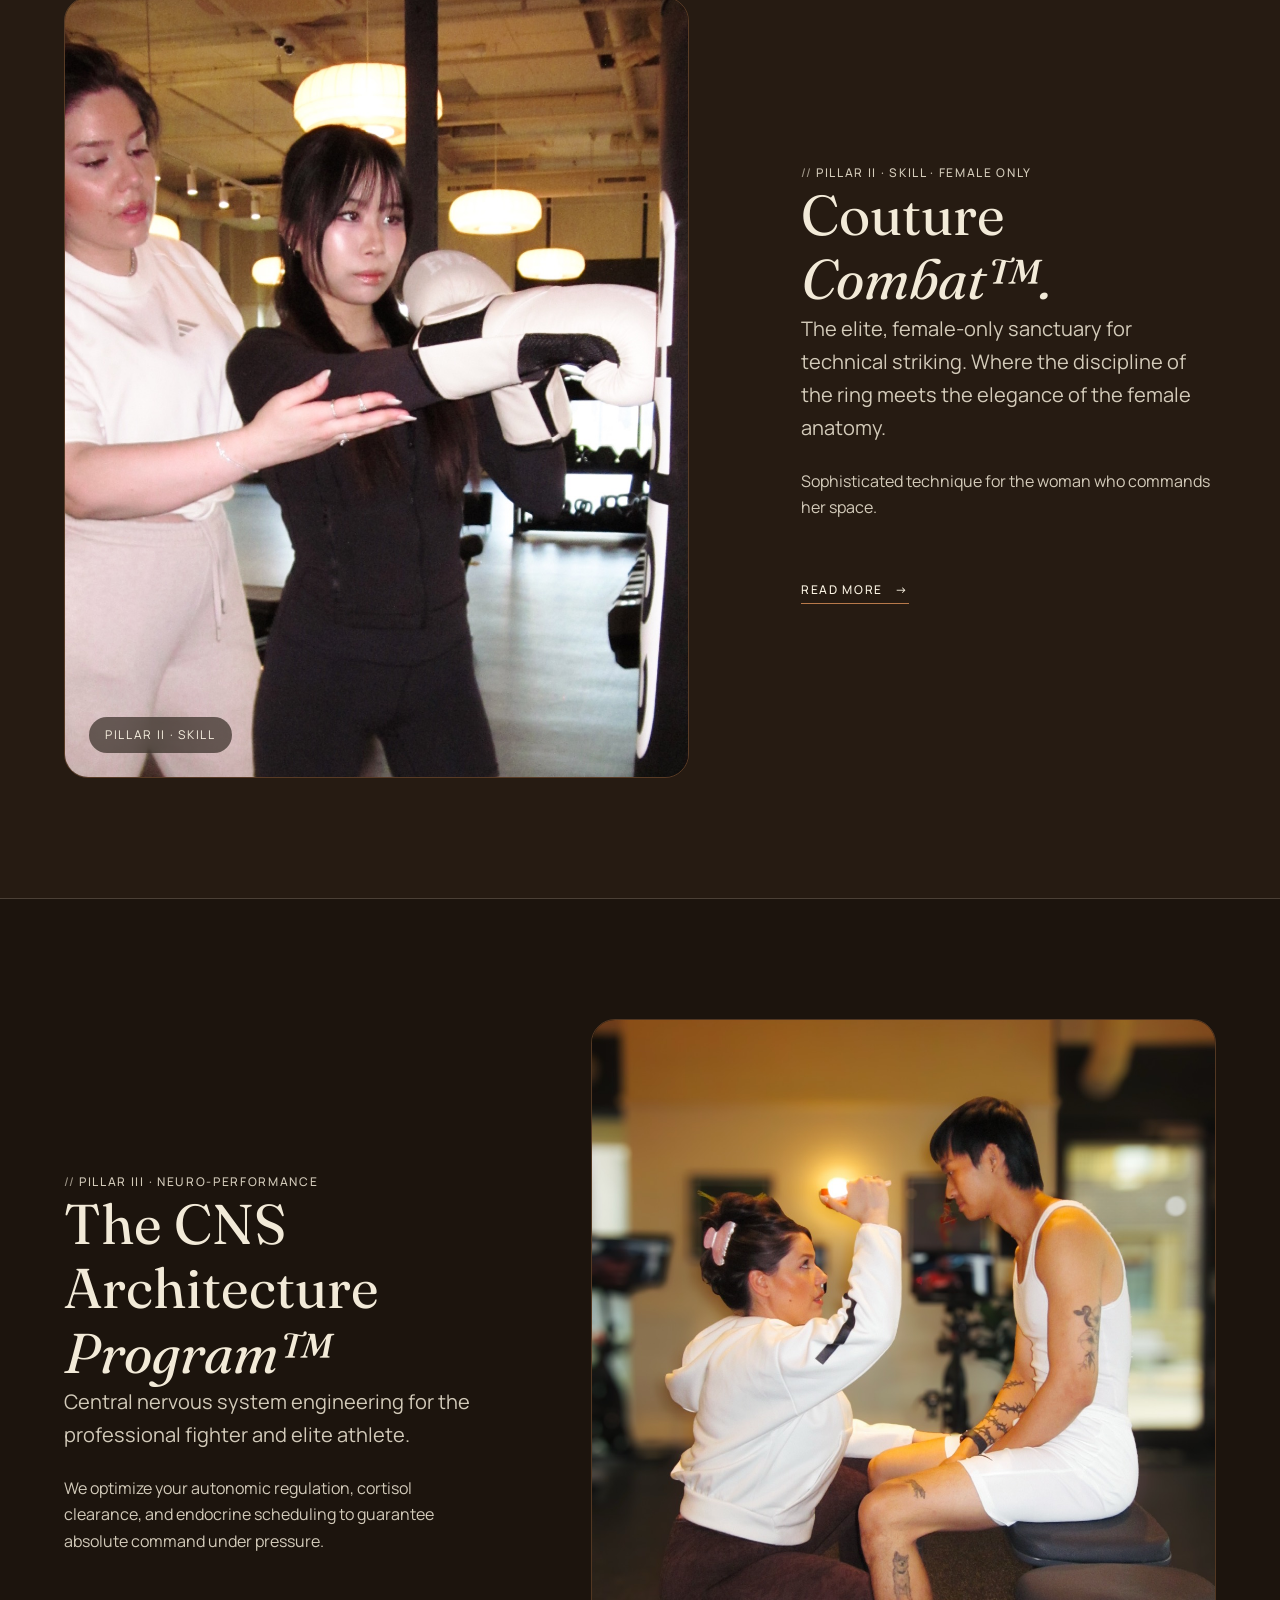
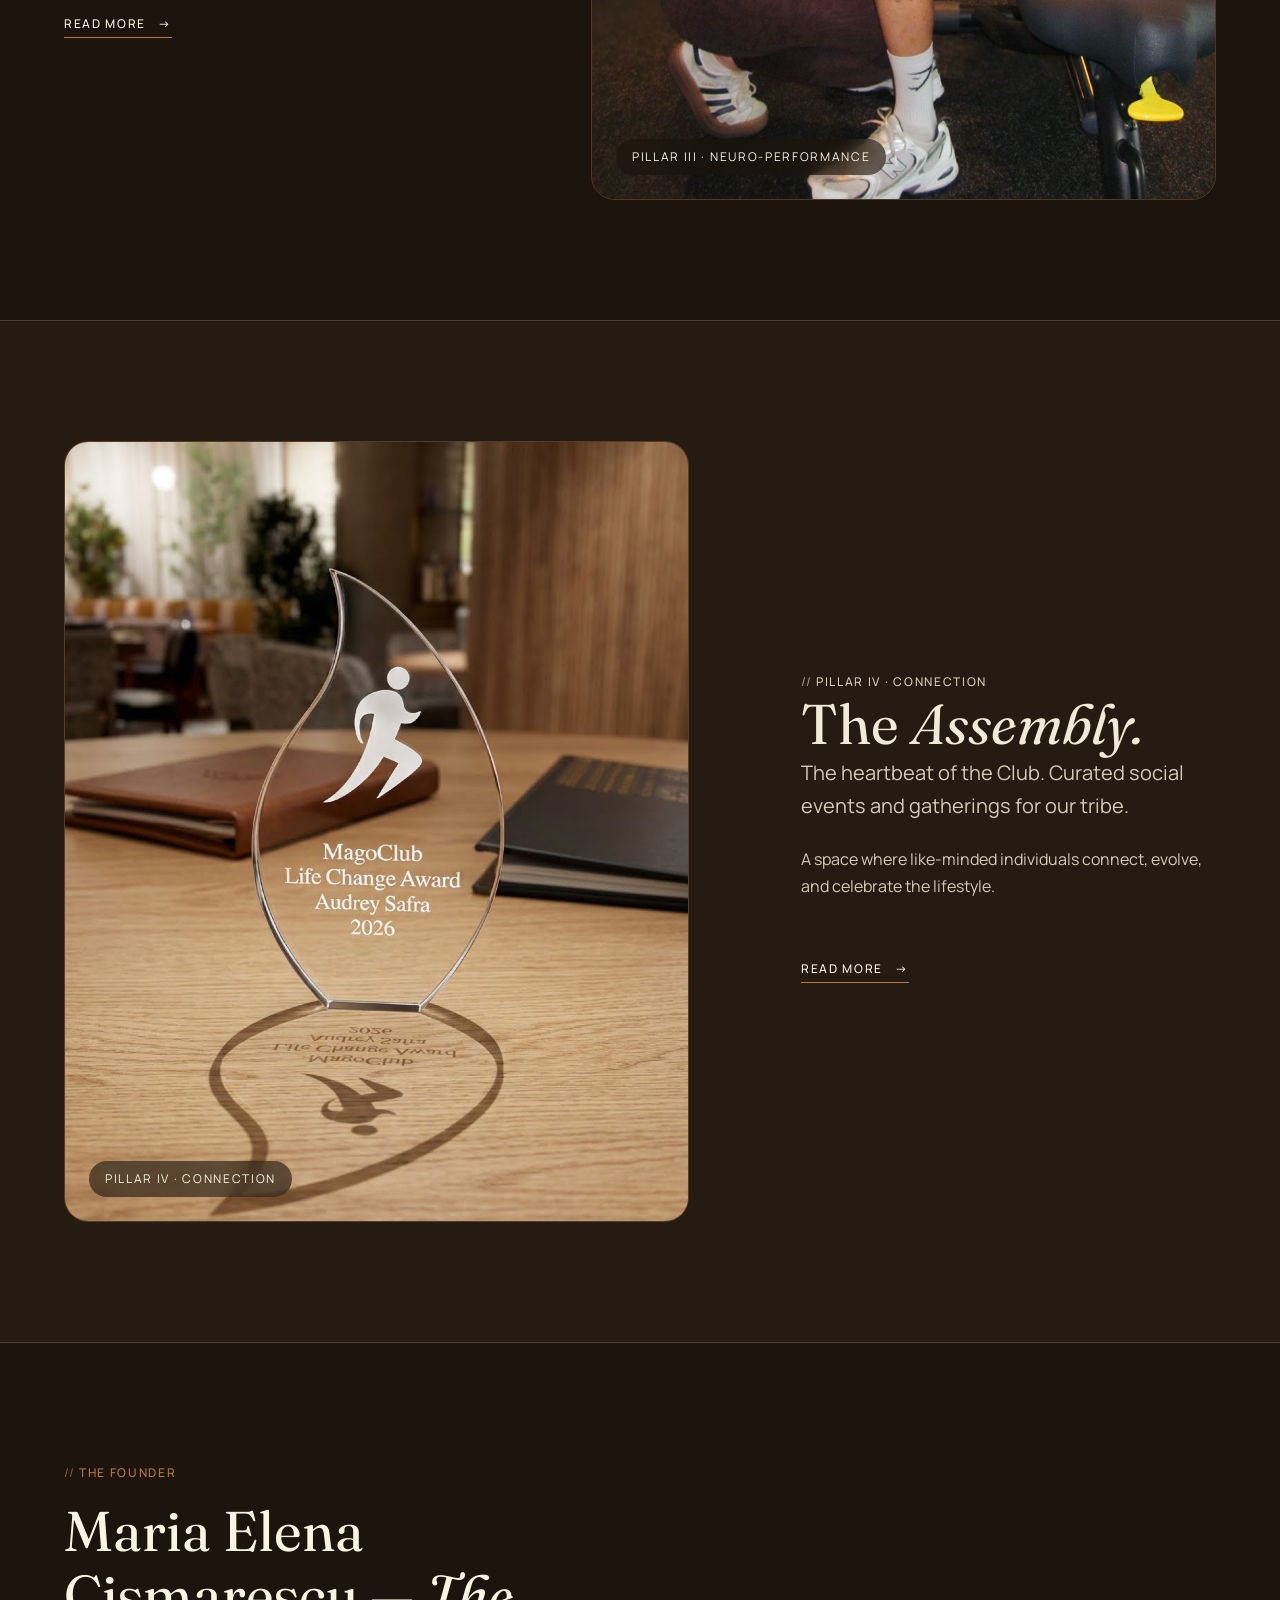
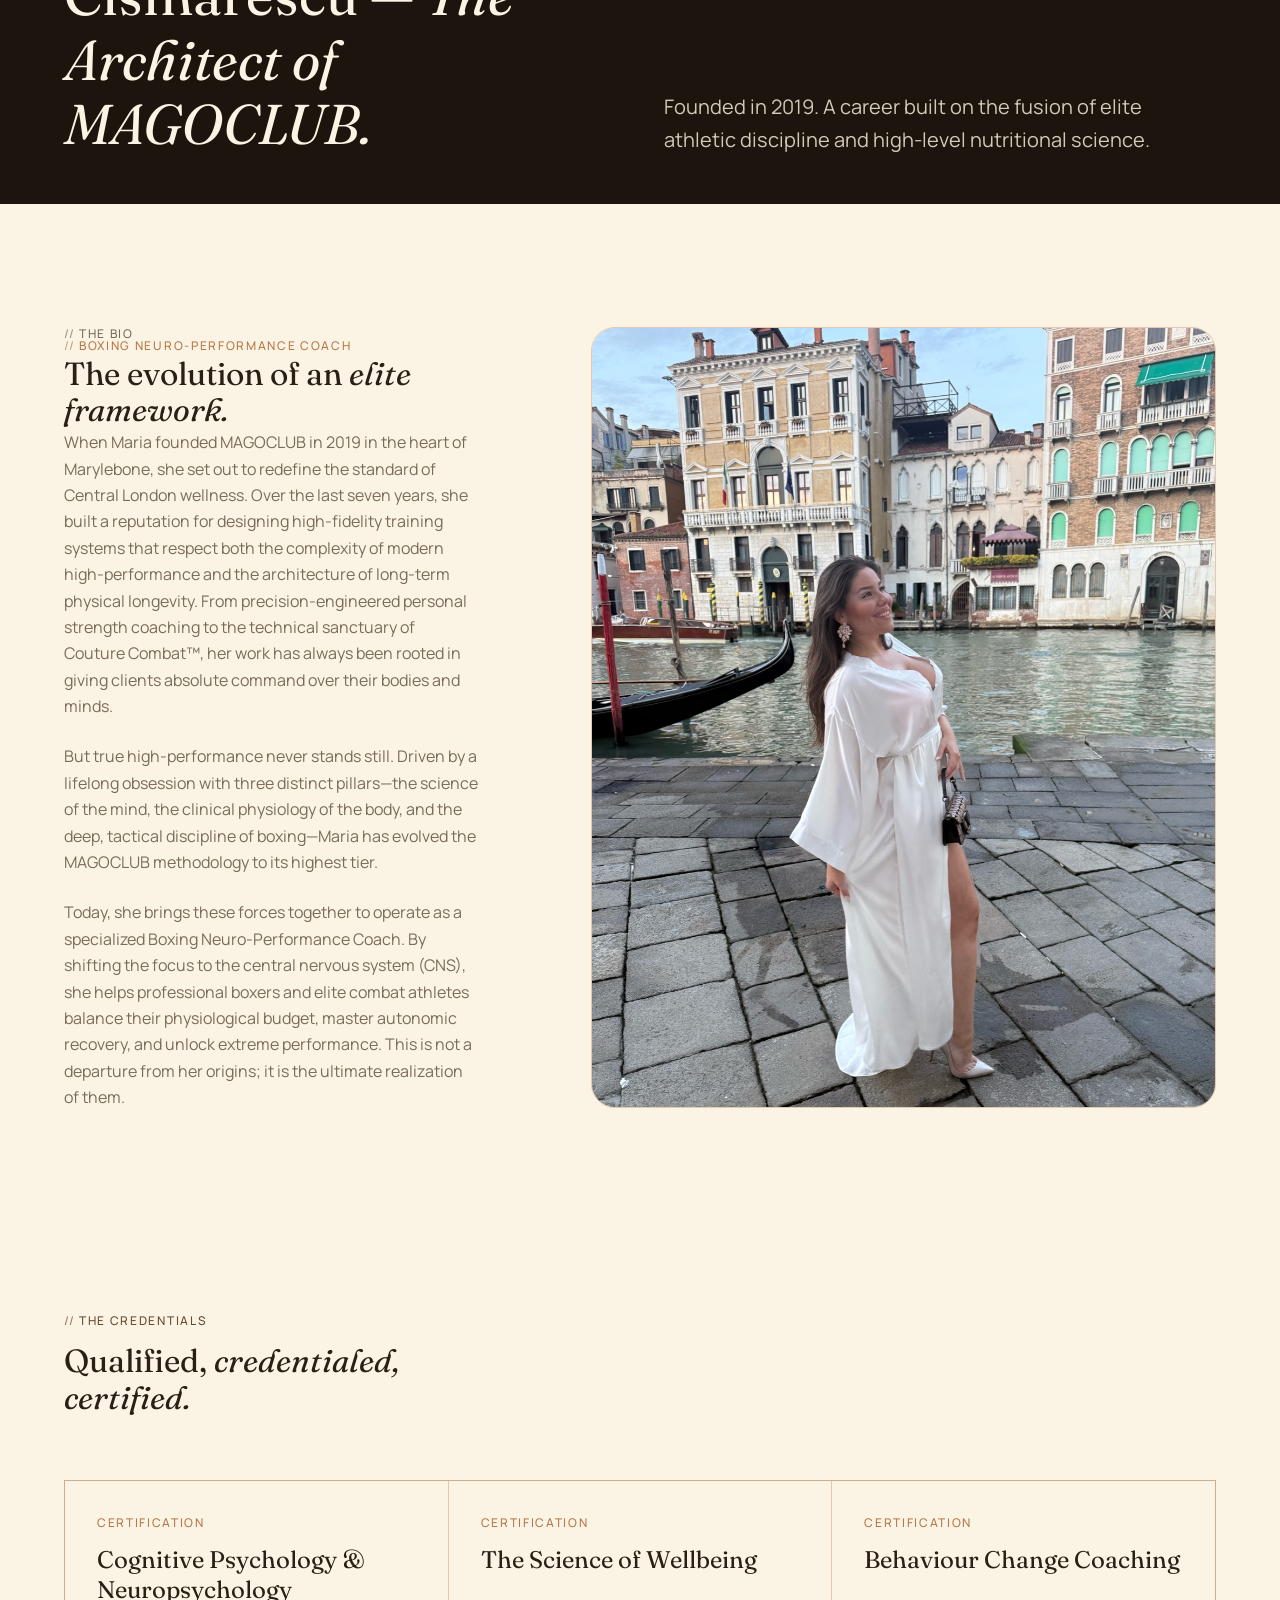
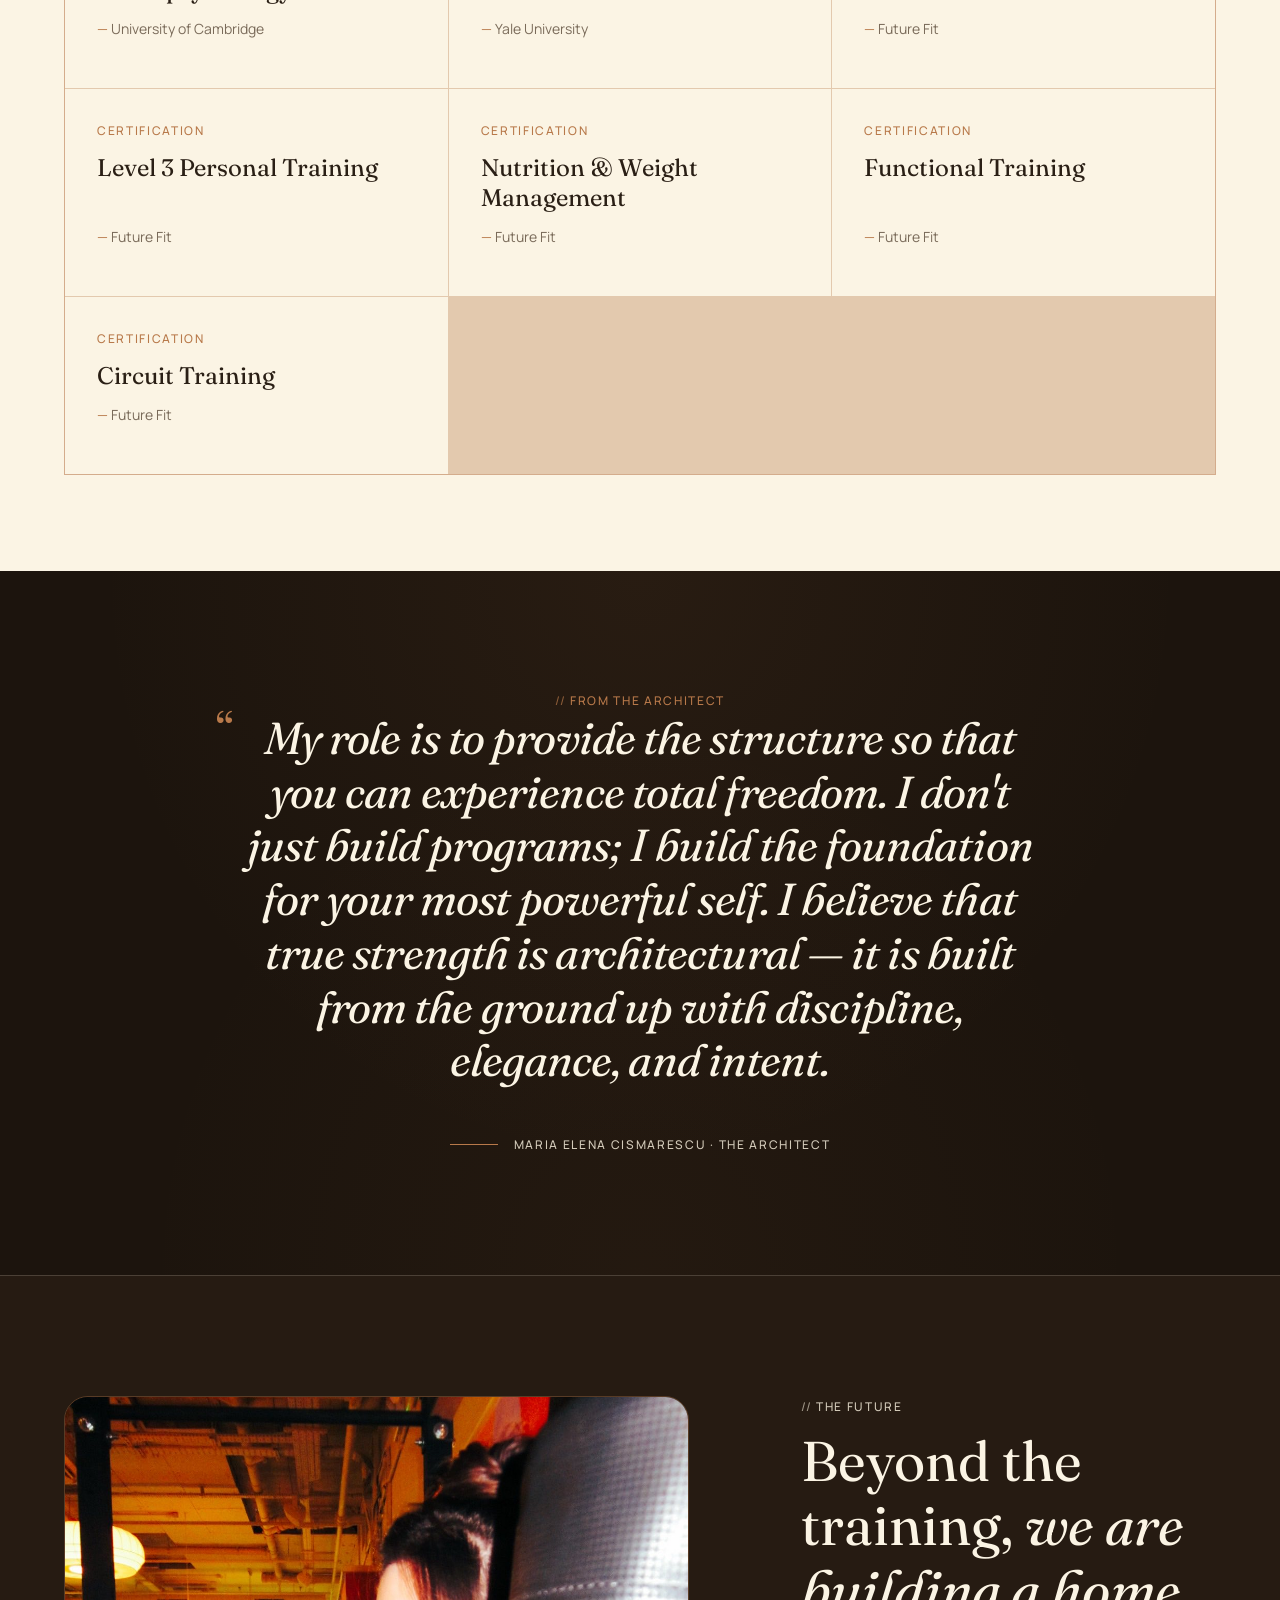
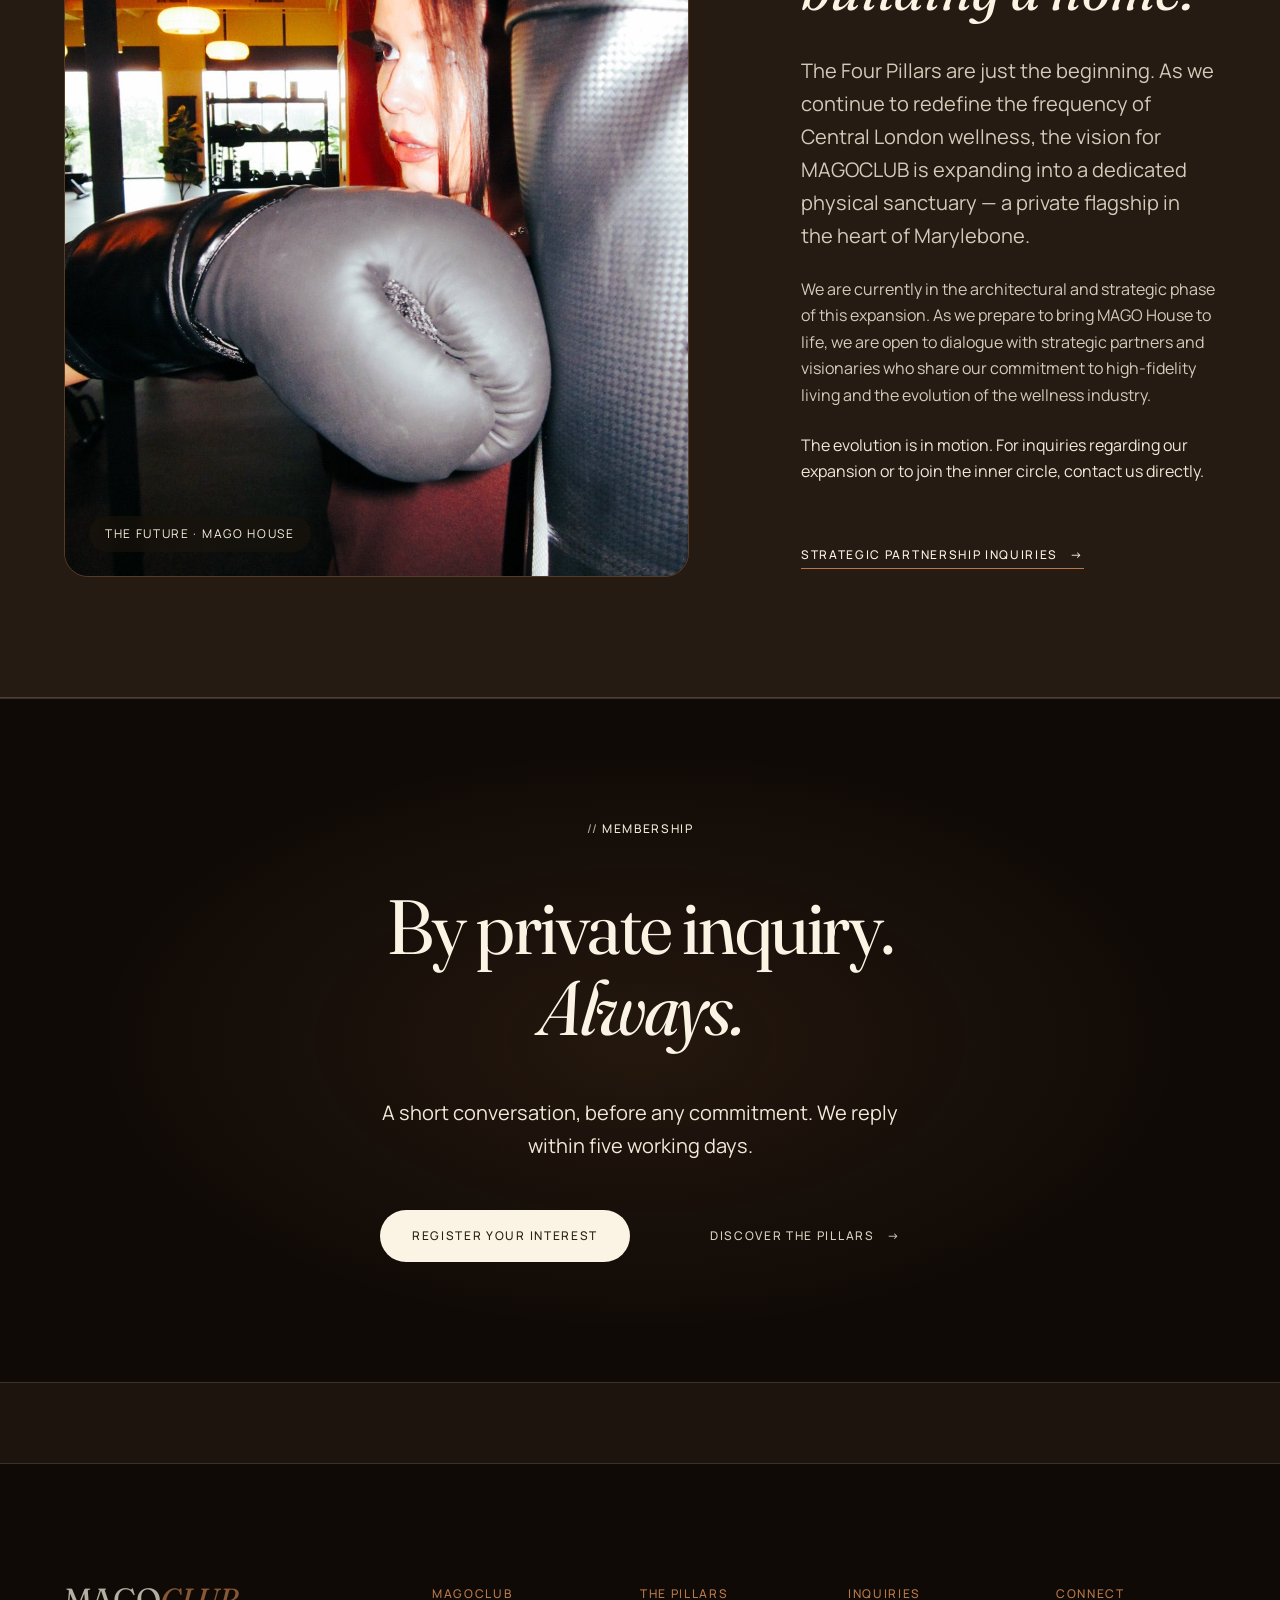
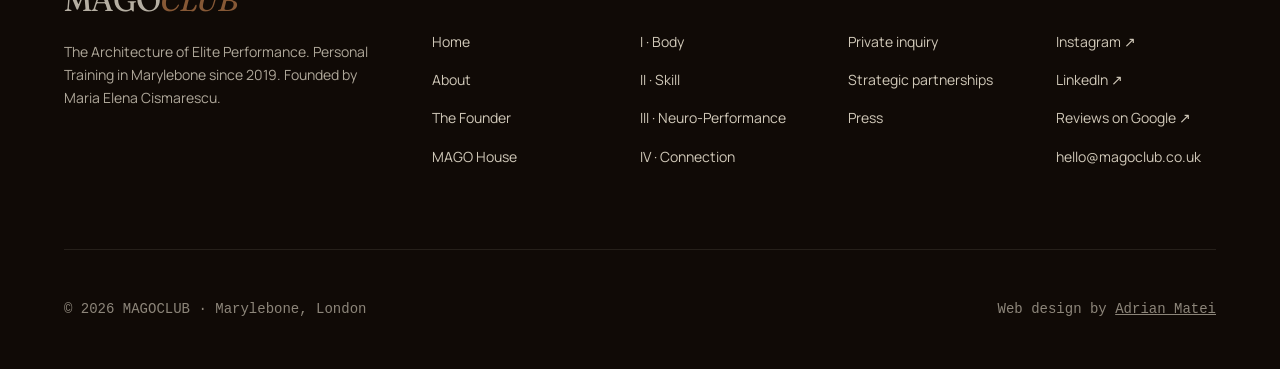
<file: about.html>
<!doctype html>
<html lang="en" data-root="">
<head>
  <meta charset="utf-8" />
  <meta name="viewport" content="width=device-width,initial-scale=1" />
  <meta name="description" content="Meet Maria Elena Cismarescu, founder of MAGOCLUB — a private practice for elite personal training in Marylebone, built on the architecture of longevity." />
  <title>About Maria Elena · Elite Personal Training in Marylebone | MAGOCLUB</title>

  <link rel="canonical" href="https://magoclub.co.uk/about.html" />

  <link rel="icon" href="/favicon.svg" type="image/svg+xml" />

  <meta property="og:type" content="profile" />
  <meta property="og:site_name" content="MAGOCLUB" />
  <meta property="og:title" content="About Maria Elena · Elite Personal Training in Marylebone | MAGOCLUB" />
  <meta property="og:description" content="The founder of MAGOCLUB and the practice behind elite personal training in Marylebone." />
  <meta property="og:url" content="https://magoclub.co.uk/about.html" />
  <meta property="og:image" content="https://magoclub.co.uk/images/og-magoclub.jpg" />
  <meta name="twitter:card" content="summary_large_image" />
  <meta name="twitter:title" content="About Maria Elena · Elite Personal Training in Marylebone | MAGOCLUB" />
  <meta name="twitter:description" content="The founder of MAGOCLUB and the practice behind elite personal training in Marylebone." />
  <meta name="twitter:image" content="https://magoclub.co.uk/images/og-magoclub.jpg" />

  <link rel="preconnect" href="https://fonts.googleapis.com" />
  <link rel="preconnect" href="https://fonts.gstatic.com" crossorigin />
  <link
    href="https://fonts.googleapis.com/css2?family=Fraunces:ital,opsz,wght,SOFT@0,9..144,300..700,0..100;1,9..144,300..700,0..100&family=Manrope:wght@400;500;600&display=swap"
    rel="stylesheet"
  />

  <link rel="stylesheet" href="css/tokens.css" />
  <link rel="stylesheet" href="css/sections.css" />
</head>
<body data-page="about">

  <a href="#main" class="skip-link">Skip to content</a>
  <div data-include="partials/nav.html"></div>

  <main id="main">

    <!-- =====================================================================
         1 · HERO — split editorial
         ===================================================================== -->
    <section class="hero-split" aria-labelledby="hero-headline">
      <div class="image" data-reveal="fade">
        <img
          src="images/maria/maria-full-body-1.jpg"
          alt="Maria Elena Cismarescu in cream tailoring and boxing gloves in a sunlit Marylebone lobby."
          loading="eager"
          fetchpriority="high"
          decoding="async"
          style="object-position: center top;"
        />
      </div>
      <div class="copy" data-reveal-load>
        <p class="label-tic">About MAGOCLUB</p>
        <h1 id="hero-headline" class="t-display-l">
          Redefining the standards of <span class="italic">wellness</span> since 2019.
        </h1>
        <p class="t-body-l">
          Based in the heart of London, MAGOCLUB provides the premier
          destination for elite Personal Training in Marylebone.
        </p>
        <div class="ctas">
          <a href="#pillars" class="btn btn--primary">Discover the pillars <span class="arrow" aria-hidden="true">→</span></a>
          <a href="#founder" class="btn btn--ghost">Meet the architect <span class="arrow" aria-hidden="true">→</span></a>
        </div>
      </div>
    </section>

    <!-- =====================================================================
         2 · STATEMENT — paragraph 2 from Maria's About doc · STAGE-2
         ===================================================================== -->
    <div class="band band--stage-2"><section class="statement" aria-labelledby="statement-headline">
      <p class="eyebrow label-tic" data-reveal="fade">The Philosophy</p>
      <h2 id="statement-headline" class="t-display-m" data-reveal="rise-soft">
        We deal in the <span class="italic">Architecture of the Self.</span>
      </h2>
      <p class="t-body-l" data-reveal="rise">
        At MAGOCLUB, we have moved past the noise of the wellness industry. We
        don't deal in fads and trends. This is a space designed for those who
        demand the same precision from their bodies that they do from their
        lives. Founded by Maria Cismarescu, our philosophy is built on Command
        and Ownership. We provide the blueprint; you own the results.
      </p>
      <span class="rule" aria-hidden="true" data-reveal="rule"></span>
    </section></div>

    <!-- =====================================================================
         3 · FOUR PILLARS — alternating editorial blocks
         ===================================================================== -->
    <header class="sec-head sec-head--split" id="pillars" data-reveal="rise">
      <div>
        <p class="eyebrow label-tic">The Four Pillars</p>
        <h2 class="title t-display-m">
          The framework for a life lived <span class="italic">at its highest frequency.</span>
        </h2>
      </div>
      <p class="lede t-body-l">
        Four disciplines, held together by one architect. The MAGOCLUB lifestyle
        sits where each of them is in balance.
      </p>
    </header>

    <!-- Pillar I — Body — image right (default) -->
    <section class="editorial" aria-labelledby="pillar-body-headline">
      <div class="copy" data-reveal="rise">
        <p class="label-tic">Pillar I · Body</p>
        <h3 id="pillar-body-headline" class="t-display-m">
          The Signature <span class="italic">Command.</span>
        </h3>
        <p class="t-body-l">
          The gold standard for Personal Training in Marylebone. Precision-engineered
          sessions integrating strength, cardio, and injury rehab through the
          MAGO Metric™.
        </p>
        <p class="t-body">
          We don't just train; we architect your physical asset in the heart of London.
        </p>
        <a href="the-pillars/body.html" class="btn btn--primary more">Read more <span class="arrow" aria-hidden="true">→</span></a>
      </div>
      <figure data-reveal="rise-long">
        <img src="images/maria/coaching-performance.jpg" alt="Maria Elena Cismarescu spotting a client through a seated dumbbell press." loading="lazy" decoding="async" />
        <figcaption>Pillar I · Body</figcaption>
      </figure>
    </section>

    <!-- Pillar II — Skill — image left · STAGE-2 -->
    <div class="band band--stage-2"><section class="editorial editorial--reverse" aria-labelledby="pillar-skill-headline">
      <figure data-reveal="rise-long">
        <img src="images/maria/couture-combat-reedited-1.jpg" alt="Maria Elena Cismarescu coaching a client's guard at the heavy bag in cream tailoring." loading="lazy" decoding="async" />
        <figcaption>Pillar II · Skill</figcaption>
      </figure>
      <div class="copy" data-reveal="rise">
        <p class="label-tic">Pillar II · Skill · Female only</p>
        <h3 id="pillar-skill-headline" class="t-display-m">
          Couture <span class="italic">Combat™.</span>
        </h3>
        <p class="t-body-l">
          The elite, female-only sanctuary for technical striking. Where the
          discipline of the ring meets the elegance of the female anatomy.
        </p>
        <p class="t-body">
          Sophisticated technique for the woman who commands her space.
        </p>
        <a href="the-pillars/skill.html" class="btn btn--primary more">Read more <span class="arrow" aria-hidden="true">→</span></a>
      </div>
    </section></div>

    <!-- Pillar III — Neuro-Performance — image right -->
    <section class="editorial" aria-labelledby="pillar-mind-headline">
      <div class="copy" data-reveal="rise">
        <p class="label-tic">Pillar III · Neuro-Performance</p>
        <h3 id="pillar-mind-headline" class="t-display-m">
          The CNS Architecture <span class="italic">Program™</span>
        </h3>
        <p class="t-body-l">
          Central nervous system engineering for the professional fighter and
          elite athlete.
        </p>
        <p class="t-body">
          We optimize your autonomic regulation, cortisol clearance, and
          endocrine scheduling to guarantee absolute command under pressure.
        </p>
        <a href="the-pillars/mind.html" class="btn btn--primary more">Read more <span class="arrow" aria-hidden="true">→</span></a>
      </div>
      <figure data-reveal="rise-long">
        <img src="images/maria/cns-program-cover.jpg" alt="Maria Elena Cismarescu running a visual tracking assessment with a seated athlete." loading="lazy" decoding="async" />
        <figcaption>Pillar III · Neuro-Performance</figcaption>
      </figure>
    </section>

    <!-- Pillar IV — Connection — image left · STAGE-2 -->
    <div class="band band--stage-2"><section class="editorial editorial--reverse" aria-labelledby="pillar-connection-headline">
      <figure data-reveal="rise-long">
        <img src="images/maria/assembly-home.jpg" alt="A MAGOCLUB Life Change Award on a table in a softly lit members’ lounge." loading="lazy" decoding="async" />
        <figcaption>Pillar IV · Connection</figcaption>
      </figure>
      <div class="copy" data-reveal="rise">
        <p class="label-tic">Pillar IV · Connection</p>
        <h3 id="pillar-connection-headline" class="t-display-m">
          The <span class="italic">Assembly.</span>
        </h3>
        <p class="t-body-l">
          The heartbeat of the Club. Curated social events and gatherings for our tribe.
        </p>
        <p class="t-body">
          A space where like-minded individuals connect, evolve, and celebrate the lifestyle.
        </p>
        <a href="the-pillars/connection.html" class="btn btn--primary more">Read more <span class="arrow" aria-hidden="true">→</span></a>
      </div>
    </section></div>

    <!-- =====================================================================
         4 · THE FOUNDER — section header + editorial bio
         ===================================================================== -->
    <header class="sec-head sec-head--split" id="founder" data-reveal="rise">
      <div>
        <p class="eyebrow label-tic">The Founder</p>
        <h2 class="title t-display-m">
          Maria Elena Cismarescu — <span class="italic">The Architect of MAGOCLUB.</span>
        </h2>
      </div>
      <p class="lede t-body-l">
        Founded in 2019. A career built on the fusion of elite athletic
        discipline and high-level nutritional science.
      </p>
    </header>

    <div class="band band--cream"><section class="editorial" aria-labelledby="founder-bio-headline">
      <div class="copy" data-reveal="rise">
        <p class="label-tic">The Bio</p>
        <p class="label-tic" style="color: var(--mago-copper); margin-top: calc(var(--space-2) * -1);">
          Boxing Neuro-Performance Coach
        </p>
        <h3 id="founder-bio-headline" class="t-display-m" style="font-size: clamp(1.5rem, 2.5vw, 2rem); max-width: 28ch;">
          The evolution of an <span class="italic">elite framework.</span>
        </h3>
        <p class="t-body">
          When Maria founded MAGOCLUB in 2019 in the heart of Marylebone, she
          set out to redefine the standard of Central London wellness. Over the
          last seven years, she built a reputation for designing high-fidelity
          training systems that respect both the complexity of modern
          high-performance and the architecture of long-term physical
          longevity. From precision-engineered personal strength coaching to
          the technical sanctuary of Couture Combat™, her work has always been
          rooted in giving clients absolute command over their bodies and
          minds.
        </p>
        <p class="t-body">
          But true high-performance never stands still. Driven by a lifelong
          obsession with three distinct pillars—the science of the mind, the
          clinical physiology of the body, and the deep, tactical discipline of
          boxing—Maria has evolved the MAGOCLUB methodology to its highest
          tier.
        </p>
        <p class="t-body">
          Today, she brings these forces together to operate as a specialized
          Boxing Neuro-Performance Coach. By shifting the focus to the central
          nervous system (CNS), she helps professional boxers and elite combat
          athletes balance their physiological budget, master autonomic
          recovery, and unlock extreme performance. This is not a departure
          from her origins; it is the ultimate realization of them.
        </p>
      </div>
      <figure data-reveal="rise-long">
        <img
          src="images/maria-elena.jpg"
          alt="Editorial portrait of Maria Elena Cismarescu on the Grand Canal in Venice, in a cream dress."
          loading="lazy"
          decoding="async"
          style="object-position: center 30%;"
        />
      </figure>
    </section></div>

    <!-- =====================================================================
         4b · CERTIFICATIONS · CREAM
         ===================================================================== -->
    <div class="band band--cream"><section class="creds" aria-labelledby="creds-headline">
      <header class="head" data-reveal="rise">
        <p class="label-tic">The Credentials</p>
        <h2 id="creds-headline" class="t-display-m" style="font-size: clamp(1.5rem, 2.5vw, 2rem);">
          Qualified, <span class="italic">credentialed, certified.</span>
        </h2>
      </header>
      <dl class="grid" data-reveal="rise">
        <div class="cred">
          <dt>Certification</dt>
          <dd>Cognitive Psychology &amp; Neuropsychology</dd>
          <span class="issuer">University of Cambridge</span>
        </div>
        <div class="cred">
          <dt>Certification</dt>
          <dd>The Science of Wellbeing</dd>
          <span class="issuer">Yale University</span>
        </div>
        <div class="cred">
          <dt>Certification</dt>
          <dd>Behaviour Change Coaching</dd>
          <span class="issuer">Future Fit</span>
        </div>
        <div class="cred">
          <dt>Certification</dt>
          <dd>Level 3 Personal Training</dd>
          <span class="issuer">Future Fit</span>
        </div>
        <div class="cred">
          <dt>Certification</dt>
          <dd>Nutrition &amp; Weight Management</dd>
          <span class="issuer">Future Fit</span>
        </div>
        <div class="cred">
          <dt>Certification</dt>
          <dd>Functional Training</dd>
          <span class="issuer">Future Fit</span>
        </div>
        <div class="cred">
          <dt>Certification</dt>
          <dd>Circuit Training</dd>
          <span class="issuer">Future Fit</span>
        </div>
      </dl>
    </section></div>

    <!-- =====================================================================
         5 · FOUNDER PULL QUOTE · TINTED
         ===================================================================== -->
    <div class="band band--tinted"><section class="testimonial testimonial--centered" aria-labelledby="founder-quote-headline">
      <div data-reveal="rise">
        <p class="label-tic" id="founder-quote-headline">From the architect</p>
        <blockquote>
          My role is to provide the structure so that you can experience total
          freedom. I don't just build programs; I build the foundation for your
          most powerful self. I believe that true strength is architectural —
          it is built from the ground up with discipline, elegance, and intent.
        </blockquote>
        <div class="attribution">
          <span class="rule" aria-hidden="true"></span>
          <span class="who">Maria Elena Cismarescu · The Architect</span>
        </div>
      </div>
    </section></div>

    <!-- =====================================================================
         6 · MAGO HOUSE — Future · STAGE-2
         ===================================================================== -->
    <div class="band band--stage-2"><section class="editorial editorial--reverse" aria-labelledby="house-headline" id="mago-house">
      <figure data-reveal="rise-long">
        <img src="images/maria/maria-portrait-indoor.jpg" alt="Maria Elena Cismarescu beside the heavy bag in low studio light." loading="lazy" decoding="async" />
        <figcaption>The Future · MAGO House</figcaption>
      </figure>
      <div class="copy" data-reveal="rise">
        <p class="label-tic">The Future</p>
        <h2 id="house-headline" class="t-display-m">
          Beyond the training, <span class="italic">we are building a home.</span>
        </h2>
        <p class="t-body-l">
          The Four Pillars are just the beginning. As we continue to redefine
          the frequency of Central London wellness, the vision for MAGOCLUB is
          expanding into a dedicated physical sanctuary — a private flagship in
          the heart of Marylebone.
        </p>
        <p class="t-body">
          We are currently in the architectural and strategic phase of this
          expansion. As we prepare to bring MAGO House to life, we are open to
          dialogue with strategic partners and visionaries who share our
          commitment to high-fidelity living and the evolution of the wellness
          industry.
        </p>
        <p class="t-body" style="color: var(--mago-cream); opacity: 0.95;">
          The evolution is in motion. For inquiries regarding our expansion or
          to join the inner circle, contact us directly.
        </p>
        <a href="register-interest.html?topic=partnership" class="btn btn--primary more">Strategic partnership inquiries <span class="arrow" aria-hidden="true">→</span></a>
      </div>
    </section></div>

    <!-- =====================================================================
         7 · APPLY CTA BAND
         ===================================================================== -->
    <section class="apply-band" aria-labelledby="apply-headline">
      <p class="label-tic" data-reveal="fade">Membership</p>
      <h2 id="apply-headline" class="t-display-l" data-reveal="rise-soft">
        By private inquiry.<br/>
        <span class="italic">Always.</span>
      </h2>
      <p class="t-body-l" data-reveal="rise">
        A short conversation, before any commitment. We reply within five
        working days.
      </p>
      <div class="actions" data-reveal="rise">
        <a href="register-interest.html" class="btn btn--filled">Register your interest</a>
        <a href="the-pillars/" class="btn btn--ghost">Discover the pillars <span class="arrow" aria-hidden="true">→</span></a>
      </div>
    </section>

  </main>

  <div data-include="partials/footer.html"></div>
  <script src="js/include.js"></script>
  <script src="js/reveal.js"></script>
</body>
</html>
</file>
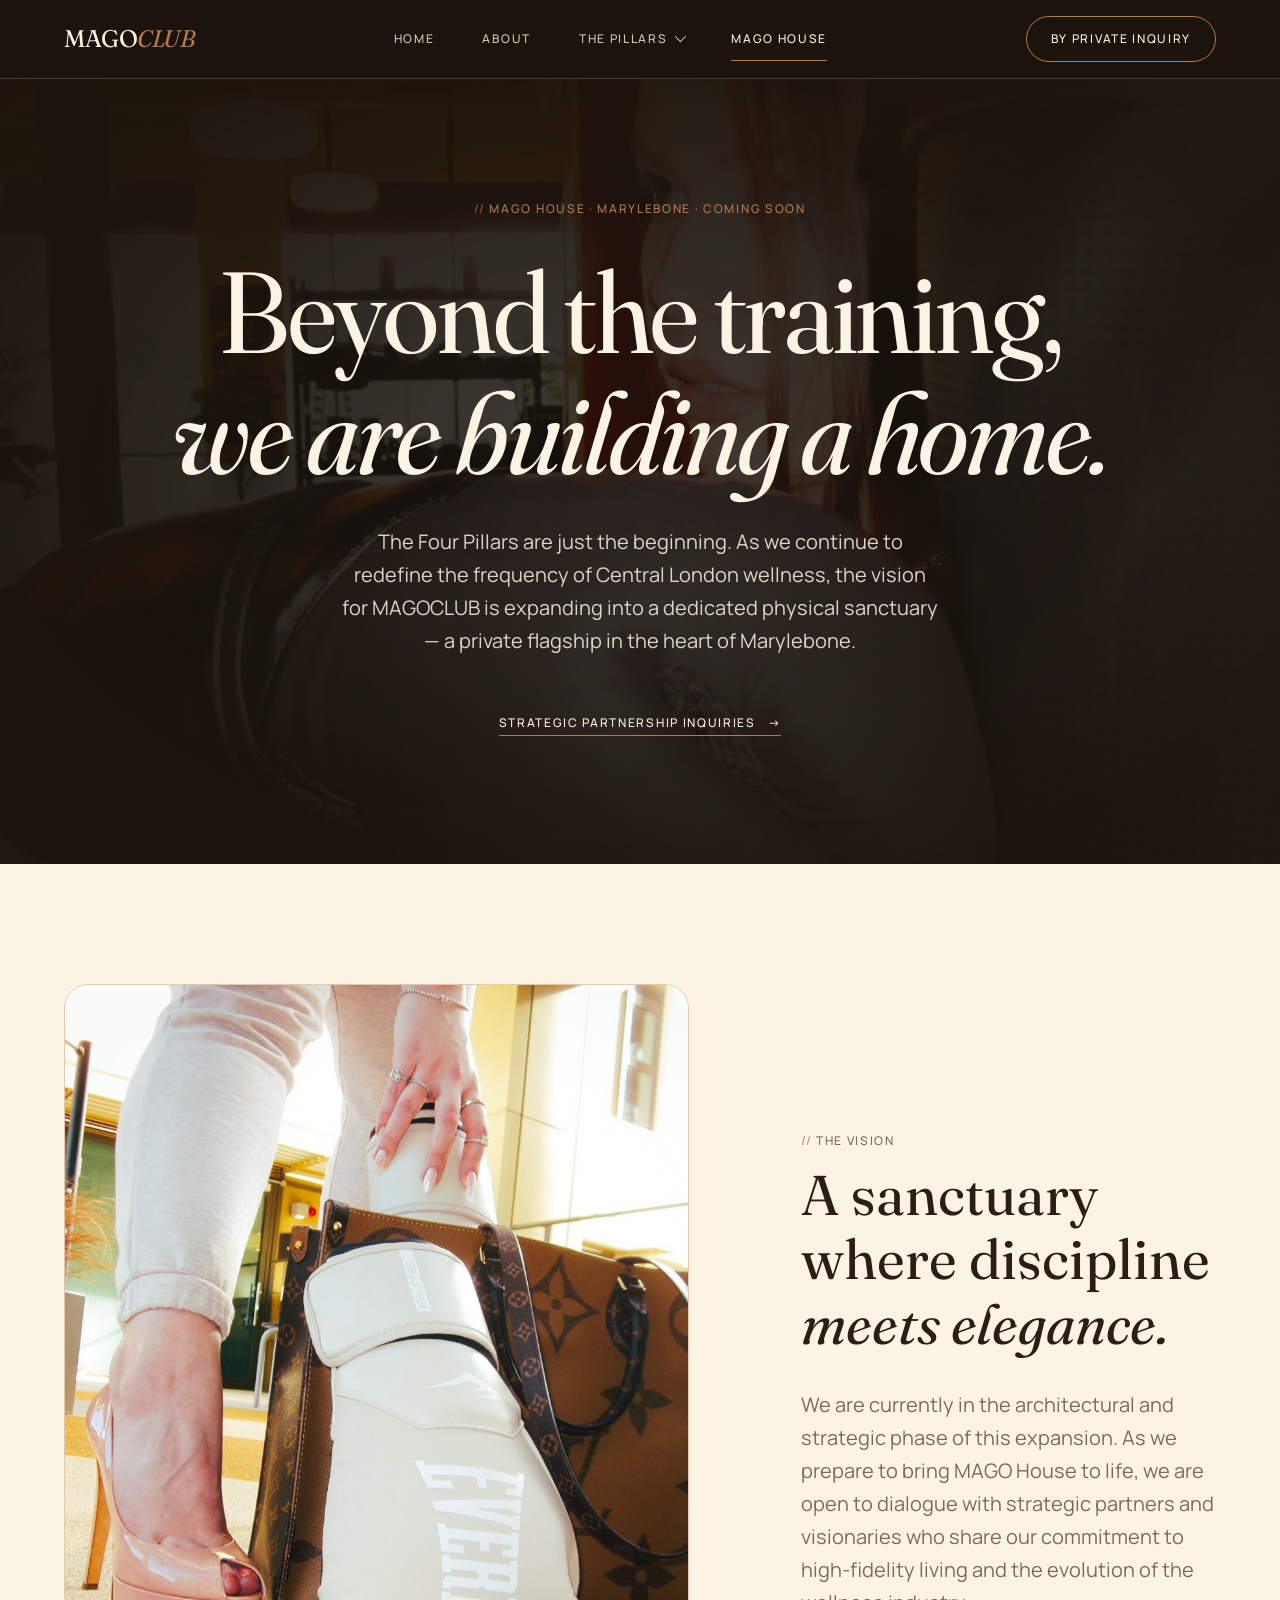
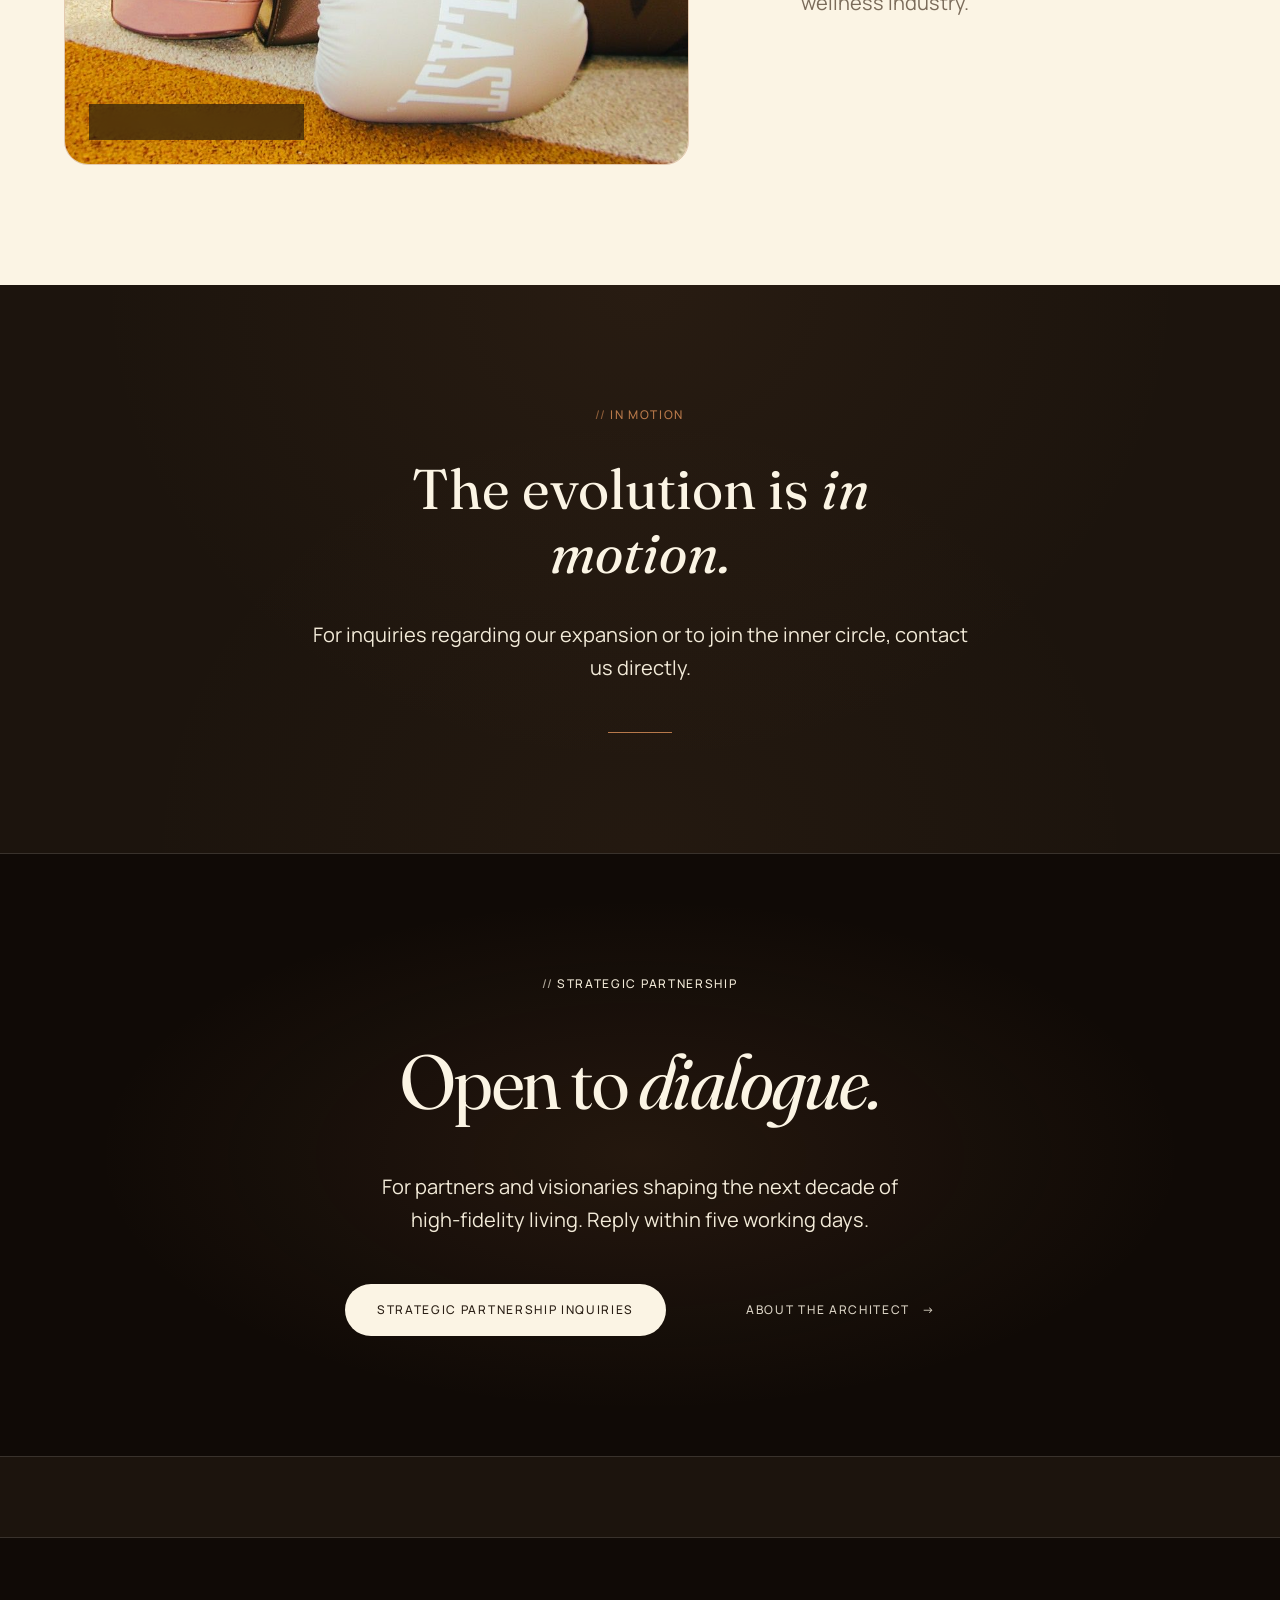
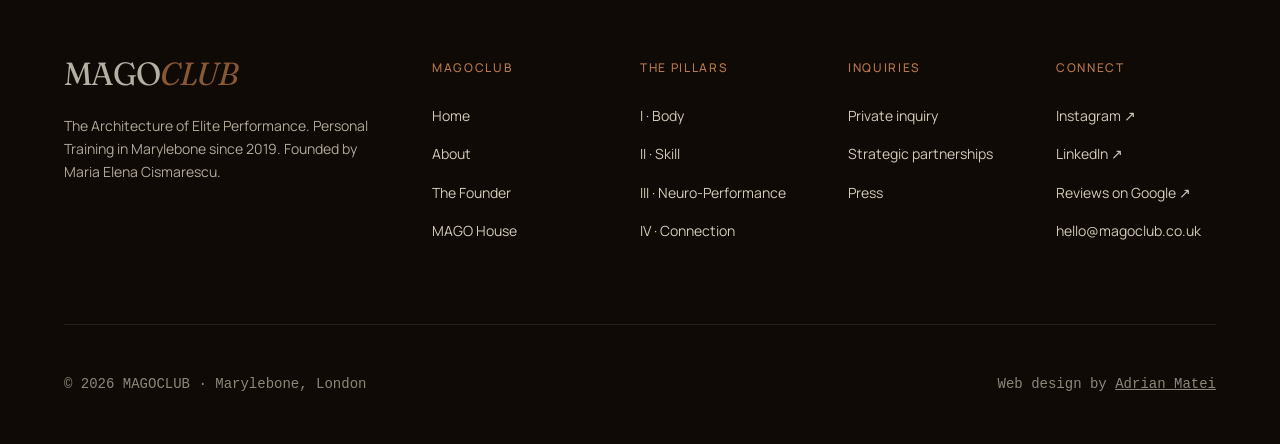
<file: mago-house.html>
<!doctype html>
<html lang="en" data-root="">
<head>
  <meta charset="utf-8" />
  <meta name="viewport" content="width=device-width,initial-scale=1" />
  <meta name="description" content="MAGO House — the future flagship members' club from MAGOCLUB, the elite personal training practice in Marylebone, London." />
  <title>MAGO House — Coming Soon | Elite Training in Marylebone | MAGOCLUB</title>

  <link rel="canonical" href="https://magoclub.co.uk/mago-house.html" />

  <link rel="icon" href="/favicon.svg" type="image/svg+xml" />

  <meta property="og:type" content="website" />
  <meta property="og:site_name" content="MAGOCLUB" />
  <meta property="og:title" content="MAGO House — Coming Soon | Elite Training in Marylebone | MAGOCLUB" />
  <meta property="og:description" content="The future flagship members' club from MAGOCLUB — elite personal training in Marylebone, London." />
  <meta property="og:url" content="https://magoclub.co.uk/mago-house.html" />
  <meta property="og:image" content="https://magoclub.co.uk/images/og-magoclub.jpg" />
  <meta name="twitter:card" content="summary_large_image" />
  <meta name="twitter:title" content="MAGO House — Coming Soon | Elite Training in Marylebone | MAGOCLUB" />
  <meta name="twitter:description" content="The future flagship members' club from MAGOCLUB — elite personal training in Marylebone, London." />
  <meta name="twitter:image" content="https://magoclub.co.uk/images/og-magoclub.jpg" />

  <link rel="preconnect" href="https://fonts.googleapis.com" />
  <link rel="preconnect" href="https://fonts.gstatic.com" crossorigin />
  <link
    href="https://fonts.googleapis.com/css2?family=Fraunces:ital,opsz,wght,SOFT@0,9..144,300..700,0..100;1,9..144,300..700,0..100&family=Manrope:wght@400;500;600&display=swap"
    rel="stylesheet"
  />

  <link rel="stylesheet" href="css/tokens.css" />
  <link rel="stylesheet" href="css/sections.css" />
</head>
<body data-page="mago-house">

  <a href="#main" class="skip-link">Skip to content</a>
  <div data-include="partials/nav.html"></div>

  <main id="main">

    <!-- =====================================================================
         1 · TYPE HERO — full-bleed atmosphere
         ===================================================================== -->
    <section class="type-hero" aria-labelledby="hero-headline">
      <div class="bg" aria-hidden="true" data-kenburns>
        <img
          src="images/maria/maria-portrait-indoor.jpg"
          alt=""
          loading="eager"
          fetchpriority="high"
          decoding="async"
        />
      </div>
      <div class="scrim" aria-hidden="true"></div>

      <div class="frame" data-reveal-load>
        <p class="eyebrow label-tic">MAGO House · Marylebone · Coming soon</p>
        <h1 id="hero-headline" class="t-display-xl">
          Beyond the training,<br/>
          <span class="italic">we are building a home.</span>
        </h1>
        <p class="lede t-body-l">
          The Four Pillars are just the beginning. As we continue to redefine
          the frequency of Central London wellness, the vision for MAGOCLUB is
          expanding into a dedicated physical sanctuary — a private flagship in
          the heart of Marylebone.
        </p>
        <div class="ctas">
          <a href="register-interest.html?topic=partnership" class="btn btn--primary">Strategic partnership inquiries <span class="arrow" aria-hidden="true">→</span></a>
        </div>
      </div>
    </section>

    <!-- =====================================================================
         2 · THE VISION — editorial reverse · CREAM
         ===================================================================== -->
    <div class="band band--cream"><section class="editorial editorial--reverse" aria-labelledby="vision-headline">
      <figure data-reveal="rise-long">
        <img
          src="images/maria/accent-gloves-bag.jpg"
          alt="Maria Elena Cismarescu mid-stretch in the studio, warm overhead light."
          loading="lazy"
          decoding="async"
        />
        <figcaption>The Vision · MAGO House</figcaption>
      </figure>
      <div class="copy" data-reveal="rise">
        <p class="label-tic">The Vision</p>
        <h2 id="vision-headline" class="t-display-m">
          A sanctuary where discipline <span class="italic">meets elegance.</span>
        </h2>
        <p class="t-body-l">
          We are currently in the architectural and strategic phase of this
          expansion. As we prepare to bring MAGO House to life, we are open to
          dialogue with strategic partners and visionaries who share our
          commitment to high-fidelity living and the evolution of the wellness
          industry.
        </p>
      </div>
    </section></div>

    <!-- =====================================================================
         3 · CLOSER STATEMENT · TINTED
         ===================================================================== -->
    <div class="band band--tinted"><section class="statement" aria-labelledby="closer-headline">
      <p class="eyebrow label-tic" data-reveal="fade">In motion</p>
      <h2 id="closer-headline" class="t-display-m" data-reveal="rise-soft">
        The evolution is <span class="italic">in motion.</span>
      </h2>
      <p class="t-body-l" data-reveal="rise">
        For inquiries regarding our expansion or to join the inner circle,
        contact us directly.
      </p>
      <span class="rule" aria-hidden="true" data-reveal="rule"></span>
    </section></div>

    <!-- =====================================================================
         4 · APPLY CTA BAND — partnership-flavored
         ===================================================================== -->
    <section class="apply-band" aria-labelledby="apply-headline">
      <p class="label-tic" data-reveal="fade">Strategic partnership</p>
      <h2 id="apply-headline" class="t-display-l" data-reveal="rise-soft">
        Open to <span class="italic">dialogue.</span>
      </h2>
      <p class="t-body-l" data-reveal="rise">
        For partners and visionaries shaping the next decade of high-fidelity
        living. Reply within five working days.
      </p>
      <div class="actions" data-reveal="rise">
        <a href="register-interest.html?topic=partnership" class="btn btn--filled">Strategic partnership inquiries</a>
        <a href="about.html" class="btn btn--ghost">About the architect <span class="arrow" aria-hidden="true">→</span></a>
      </div>
    </section>

  </main>

  <div data-include="partials/footer.html"></div>
  <script src="js/include.js"></script>
  <script src="js/reveal.js"></script>
</body>
</html>
</file>
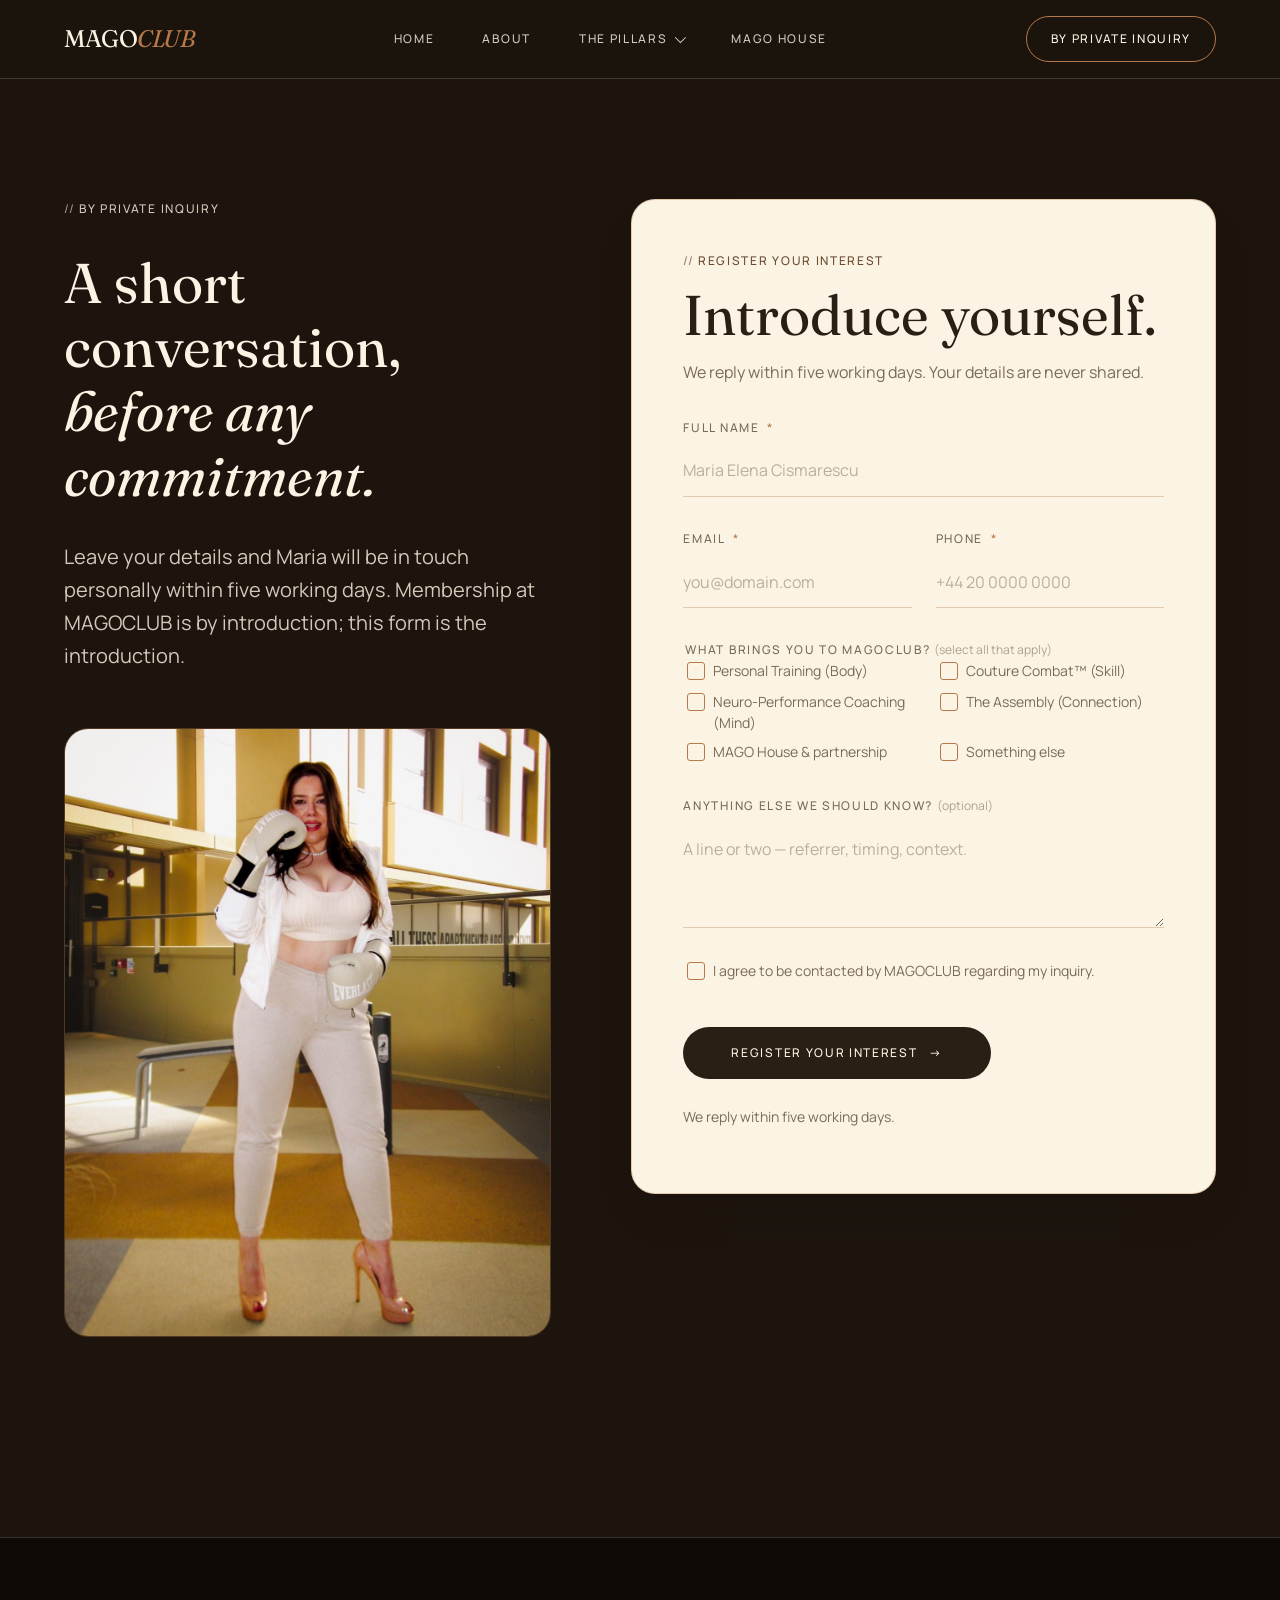
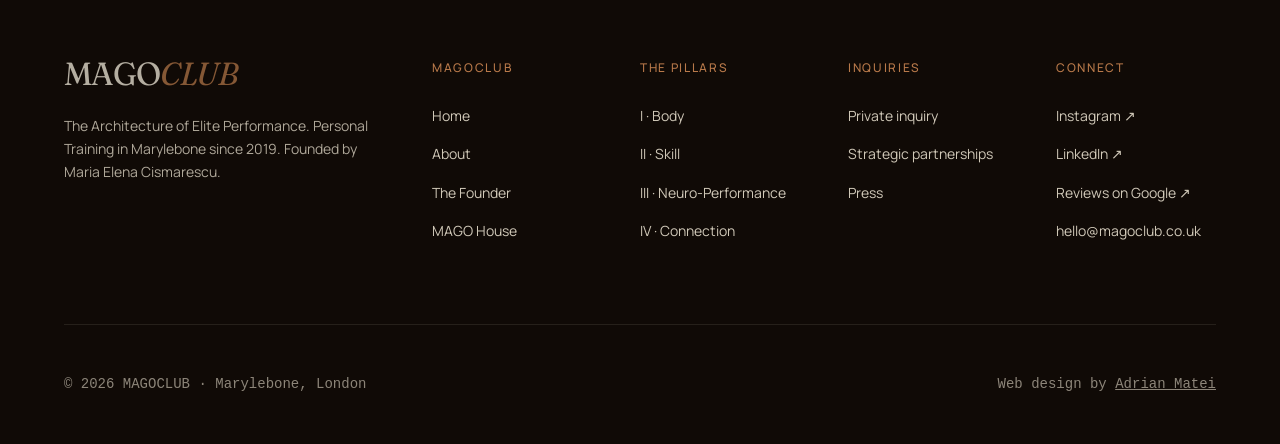
<file: register-interest.html>
<!doctype html>
<html lang="en" data-root="">
<head>
  <meta charset="utf-8" />
  <meta name="viewport" content="width=device-width,initial-scale=1" />
  <meta name="description" content="Leave your details to be contacted by Maria Elena Cismarescu, founder of MAGOCLUB. Marylebone, London." />
  <meta name="robots" content="noindex, nofollow" />
  <title>Register Your Interest | MAGOCLUB</title>

  <link rel="canonical" href="https://magoclub.co.uk/register-interest.html" />

  <link rel="icon" href="/favicon.svg" type="image/svg+xml" />

  <link rel="preconnect" href="https://fonts.googleapis.com" />
  <link rel="preconnect" href="https://fonts.gstatic.com" crossorigin />
  <link
    href="https://fonts.googleapis.com/css2?family=Fraunces:ital,opsz,wght,SOFT@0,9..144,300..700,0..100;1,9..144,300..700,0..100&family=Manrope:wght@400;500;600&display=swap"
    rel="stylesheet"
  />

  <link rel="stylesheet" href="css/tokens.css" />
  <link rel="stylesheet" href="css/sections.css" />
</head>
<body data-page="register">

  <a href="#main" class="skip-link">Skip to content</a>
  <div data-include="partials/nav.html"></div>

  <main id="main">

    <section class="form-page" id="register" aria-labelledby="register-headline">
      <div class="lhs" data-reveal-load>
        <p class="label-tic">By private inquiry</p>
        <h1 id="register-headline" class="t-display-m">
          A short conversation, <span class="italic">before any commitment.</span>
        </h1>
        <p class="t-body-l">
          Leave your details and Maria will be in touch personally within five
          working days. Membership at MAGOCLUB is by introduction; this form is
          the introduction.
        </p>
        <div class="portrait">
          <img src="images/maria/maria-full-body-2.jpg" alt="Maria Elena Cismarescu in cream tailoring and boxing gloves, Marylebone." loading="lazy" decoding="async" />
        </div>
      </div>

      <form
        class="register-form"
        action="https://api.web3forms.com/submit"
        method="POST"
        aria-labelledby="form-headline"
        novalidate
      >
        <!-- Web3Forms config — public access key (safe to expose; rate-limited per inbox) -->
        <input type="hidden" name="access_key" value="212a7d89-524b-4f49-aabf-25842f986618" />
        <input type="hidden" name="subject" value="MAGOCLUB — new private inquiry" />
        <input type="hidden" name="from_name" value="MAGOCLUB website" />
        <!-- Tell Web3Forms not to redirect; we handle the response in JS -->
        <input type="hidden" name="redirect" value="false" />

        <header data-reveal="rise">
          <p class="eyebrow label-tic">Register your interest</p>
          <h2 id="form-headline" class="t-display-m">Introduce yourself.</h2>
          <p>We reply within five working days. Your details are never shared.</p>
        </header>

        <div class="form-body" style="display: grid; gap: var(--space-6);">

          <div class="fld">
            <label for="f-name">Full name <span class="req" aria-hidden="true">*</span></label>
            <input id="f-name" name="name" type="text" autocomplete="name" required aria-required="true" aria-describedby="err-name" placeholder="Maria Elena Cismarescu" />
            <span class="error-msg" id="err-name">Please enter your name.</span>
          </div>

          <div class="fld-row">
            <div class="fld">
              <label for="f-email">Email <span class="req" aria-hidden="true">*</span></label>
              <input id="f-email" name="email" type="email" autocomplete="email" required aria-required="true" aria-describedby="err-email" placeholder="you@domain.com" />
              <span class="error-msg" id="err-email">Please enter a valid email.</span>
            </div>
            <div class="fld">
              <label for="f-phone">Phone <span class="req" aria-hidden="true">*</span></label>
              <input id="f-phone" name="phone" type="tel" autocomplete="tel" required aria-required="true" aria-describedby="err-phone" placeholder="+44 20 0000 0000" />
              <span class="error-msg" id="err-phone">Please enter a phone number.</span>
            </div>
          </div>

          <fieldset class="checkbox-group" aria-labelledby="topic-label">
            <legend id="topic-label" class="group-label">What brings you to MAGOCLUB? <span style="opacity:0.6; font-weight:400; text-transform:none; letter-spacing:0;">(select all that apply)</span></legend>
            <div class="checkbox-row">
              <label class="checkbox">
                <input type="checkbox" name="topic[]" value="Personal Training (Body)" />
                <span>Personal Training (Body)</span>
              </label>
              <label class="checkbox">
                <input type="checkbox" name="topic[]" value="Couture Combat (Skill)" />
                <span>Couture Combat™ (Skill)</span>
              </label>
              <label class="checkbox">
                <input type="checkbox" name="topic[]" value="Neuro-Performance Coaching (Mind)" />
                <span>Neuro-Performance Coaching (Mind)</span>
              </label>
              <label class="checkbox">
                <input type="checkbox" name="topic[]" value="The Assembly (Connection)" />
                <span>The Assembly (Connection)</span>
              </label>
              <label class="checkbox">
                <input type="checkbox" name="topic[]" value="MAGO House & partnership" />
                <span>MAGO House &amp; partnership</span>
              </label>
              <label class="checkbox">
                <input type="checkbox" name="topic[]" value="Something else" />
                <span>Something else</span>
              </label>
            </div>
          </fieldset>

          <div class="fld">
            <label for="f-message">Anything else we should know? <span style="opacity:0.6; font-weight:400; text-transform:none; letter-spacing:0;">(optional)</span></label>
            <textarea id="f-message" name="message" rows="3" placeholder="A line or two — referrer, timing, context."></textarea>
          </div>

          <!-- Honeypot — Web3Forms reads this field name and silently drops the
               submission if it's filled. Humans never see it. -->
          <div class="honeypot" aria-hidden="true">
            <label for="f-website">Leave this field empty</label>
            <input id="f-website" name="botcheck" type="checkbox" tabindex="-1" autocomplete="off" />
          </div>

          <label class="checkbox">
            <input type="checkbox" name="consent" value="Agreed" required aria-required="true" />
            <span>
              I agree to be contacted by MAGOCLUB regarding my inquiry.
            </span>
          </label>

          <div class="form-submit">
            <button type="submit" class="btn-submit">
              <span class="btn-submit__label">Register your interest</span>
              <span class="arrow" aria-hidden="true">→</span>
            </button>
            <p class="small">We reply within five working days.</p>
            <p class="error-msg form-error" role="alert" style="display:none; color: var(--mago-copper);">Something went wrong. Please try again, or email <a href="mailto:magoconceptt@gmail.com">magoconceptt@gmail.com</a>.</p>
          </div>
        </div>

        <div class="form-success" role="status" aria-live="polite">
          <h3>Thank you.</h3>
          <span class="rule" aria-hidden="true" style="display:block; width:48px; height:1px; background: var(--mago-copper);"></span>
          <p>Maria will be in touch within five working days.</p>
        </div>
      </form>
    </section>

  </main>

  <div data-include="partials/footer.html"></div>
  <script src="js/include.js"></script>
  <script src="js/reveal.js"></script>

  <script>
    // ?topic= pre-select. Supports a single value or a comma-separated list:
    //   ?topic=body
    //   ?topic=body,skill
    // Maps short URL keys to the checkbox VALUES used by the form.
    (function () {
      var params = new URLSearchParams(window.location.search);
      var topic = params.get('topic');
      if (!topic) return;
      var map = {
        body: 'Personal Training (Body)',
        skill: 'Couture Combat (Skill)',
        mind: 'Neuro-Performance Coaching (Mind)',
        connection: 'The Assembly (Connection)',
        partnership: 'MAGO House & partnership',
        other: 'Something else'
      };
      topic.split(',').forEach(function (key) {
        var value = map[key.trim().toLowerCase()];
        if (!value) return;
        var box = document.querySelector('input[name="topic[]"][value="' + value.replace(/"/g, '\\"') + '"]');
        if (box) box.checked = true;
      });
    })();

    // Real submission to Web3Forms (POSTs JSON, handles response in-page).
    (function () {
      var form = document.querySelector('.register-form');
      if (!form) return;
      var submitBtn = form.querySelector('.btn-submit');
      var submitLabel = form.querySelector('.btn-submit__label');
      var formError = form.querySelector('.form-error');
      var originalLabel = submitLabel ? submitLabel.textContent : 'Register your interest';

      form.addEventListener('submit', function (e) {
        e.preventDefault();
        if (formError) formError.style.display = 'none';

        // Client-side validation
        var name = form.querySelector('#f-name');
        var email = form.querySelector('#f-email');
        var phone = form.querySelector('#f-phone');
        var consent = form.querySelector('input[name="consent"]');
        var ok = true;
        [name, email, phone].forEach(function (el) {
          var fld = el.closest('.fld');
          if (!el.value || (el.type === 'email' && !/.+@.+\..+/.test(el.value))) {
            fld.classList.add('is-error'); ok = false;
          } else {
            fld.classList.remove('is-error');
          }
        });
        if (!consent.checked) ok = false;
        if (!ok) return;

        // Lock submit button while in flight
        if (submitBtn) submitBtn.disabled = true;
        if (submitLabel) submitLabel.textContent = 'Sending…';

        var data = new FormData(form);
        // Web3Forms expects JSON
        var payload = {};
        data.forEach(function (value, key) {
          if (payload[key] !== undefined) {
            if (!Array.isArray(payload[key])) payload[key] = [payload[key]];
            payload[key].push(value);
          } else {
            payload[key] = value;
          }
        });

        fetch(form.action, {
          method: 'POST',
          headers: { 'Content-Type': 'application/json', Accept: 'application/json' },
          body: JSON.stringify(payload)
        })
          .then(function (r) { return r.json(); })
          .then(function (json) {
            if (json && json.success) {
              form.classList.add('is-submitted');
            } else {
              throw new Error((json && json.message) || 'Submission failed');
            }
          })
          .catch(function (err) {
            console.error('Web3Forms submission error:', err);
            if (formError) formError.style.display = 'block';
            if (submitBtn) submitBtn.disabled = false;
            if (submitLabel) submitLabel.textContent = originalLabel;
          });
      });
    })();
  </script>
</body>
</html>
</file>
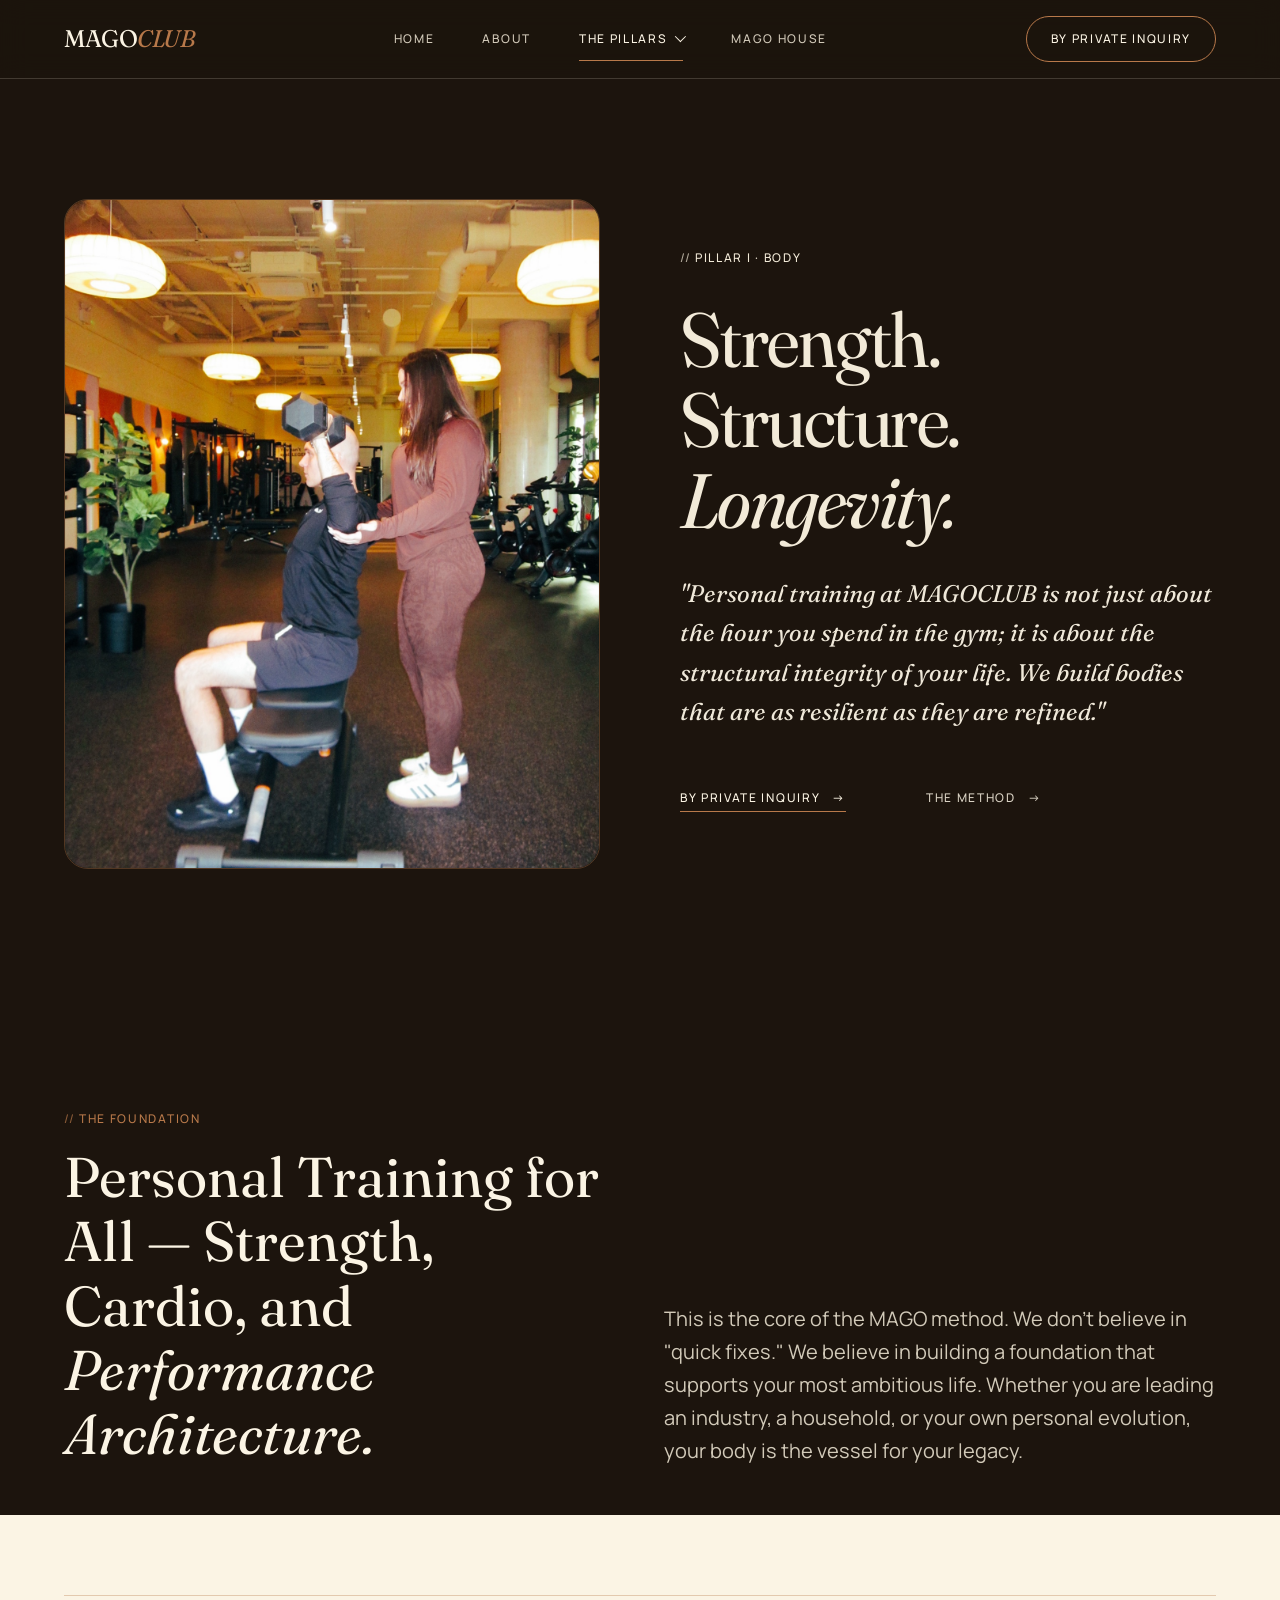
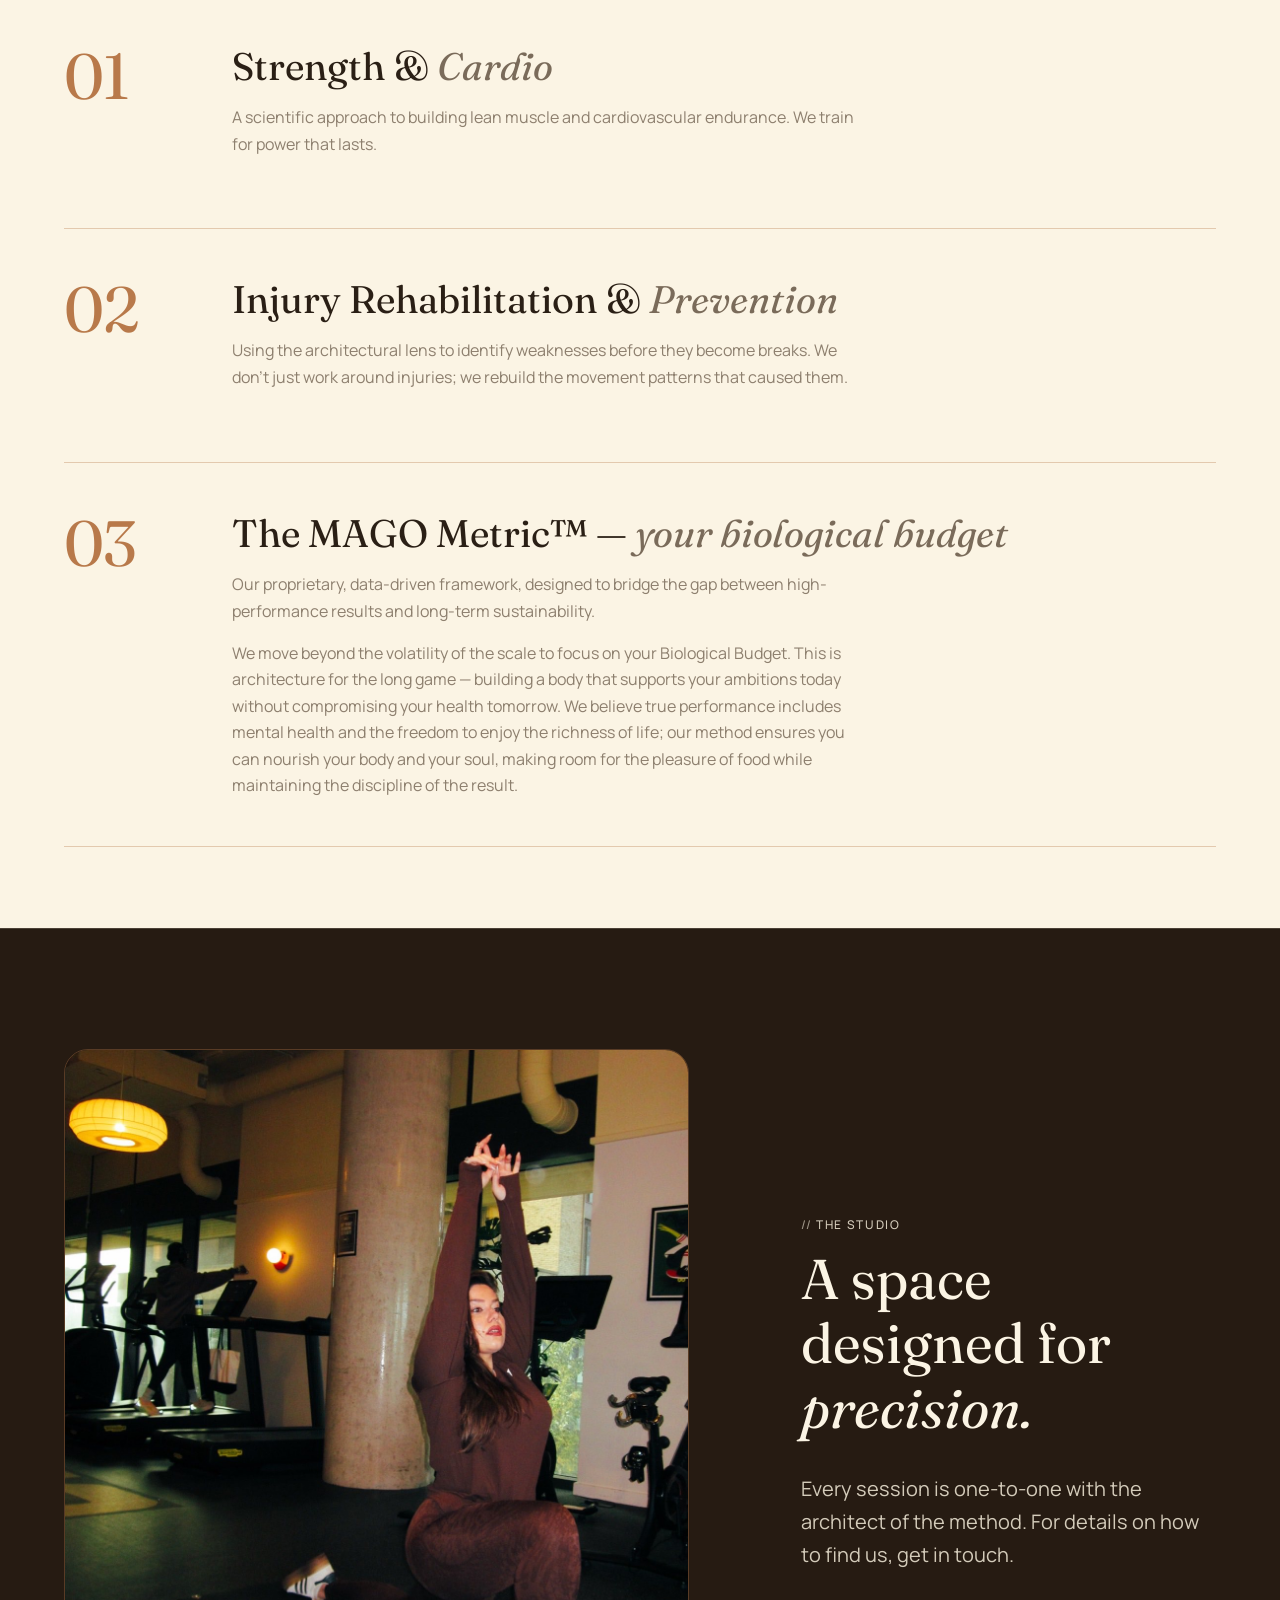
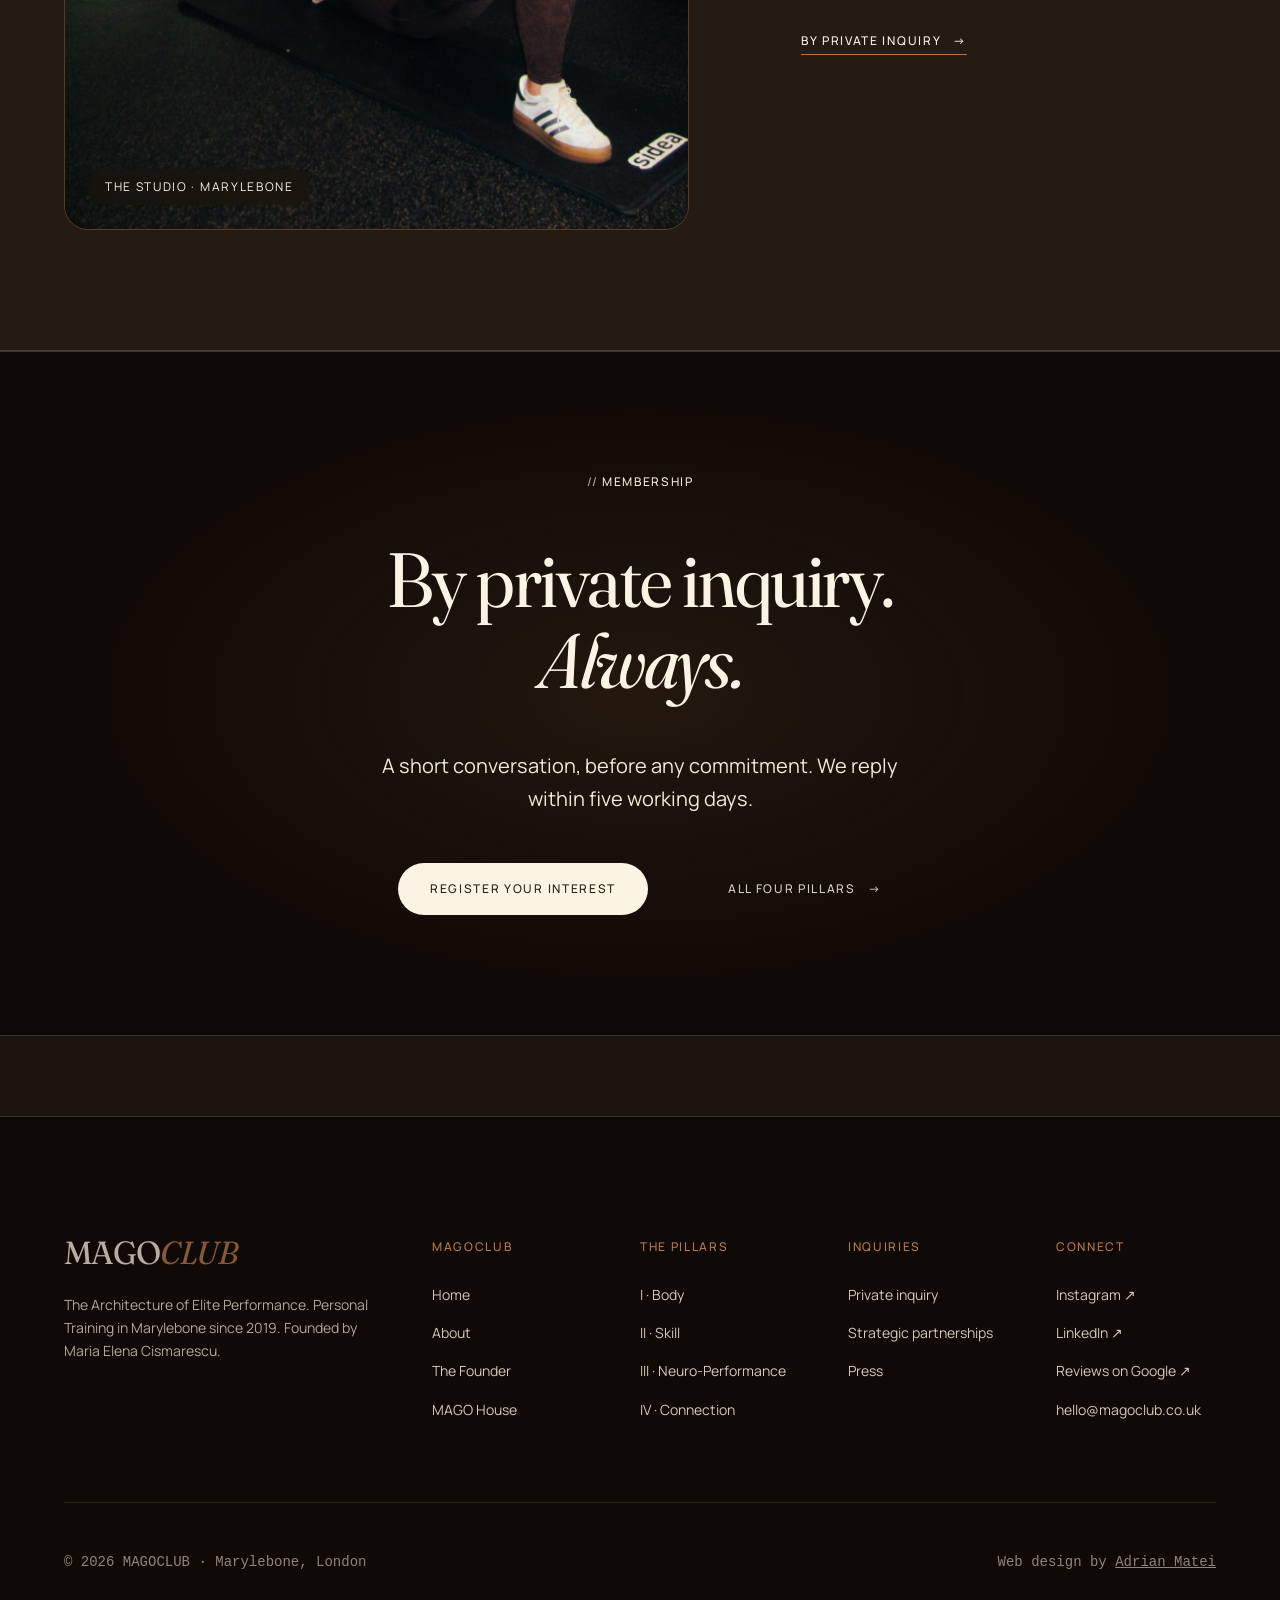
<file: the-pillars/body.html>
<!doctype html>
<html lang="en" data-root="../">
<head>
  <meta charset="utf-8" />
  <meta name="viewport" content="width=device-width,initial-scale=1" />
  <meta name="description" content="Elite personal training in Marylebone. One-to-one strength, structure and longevity at MAGOCLUB, engineered through The MAGO Metric™." />
  <title>Elite Personal Training in Marylebone — The Foundation | MAGOCLUB</title>

  <link rel="canonical" href="https://magoclub.co.uk/the-pillars/body.html" />

  <link rel="icon" href="/favicon.svg" type="image/svg+xml" />

  <meta property="og:type" content="website" />
  <meta property="og:site_name" content="MAGOCLUB" />
  <meta property="og:title" content="Elite Personal Training in Marylebone — The Foundation | MAGOCLUB" />
  <meta property="og:description" content="One-to-one strength, structure and longevity — elite personal training in Marylebone." />
  <meta property="og:url" content="https://magoclub.co.uk/the-pillars/body.html" />
  <meta property="og:image" content="https://magoclub.co.uk/images/og-magoclub.jpg" />
  <meta name="twitter:card" content="summary_large_image" />
  <meta name="twitter:title" content="Elite Personal Training in Marylebone — The Foundation | MAGOCLUB" />
  <meta name="twitter:description" content="One-to-one strength, structure and longevity — elite personal training in Marylebone." />
  <meta name="twitter:image" content="https://magoclub.co.uk/images/og-magoclub.jpg" />

  <link rel="preconnect" href="https://fonts.googleapis.com" />
  <link rel="preconnect" href="https://fonts.gstatic.com" crossorigin />
  <link
    href="https://fonts.googleapis.com/css2?family=Fraunces:ital,opsz,wght,SOFT@0,9..144,300..700,0..100;1,9..144,300..700,0..100&family=Manrope:wght@400;500;600&display=swap"
    rel="stylesheet"
  />

  <link rel="stylesheet" href="../css/tokens.css" />
  <link rel="stylesheet" href="../css/sections.css" />
</head>
<body data-page="body">

  <a href="#main" class="skip-link">Skip to content</a>
  <div data-include="../partials/nav.html"></div>

  <main id="main">

    <!-- =====================================================================
         1 · HERO — split editorial
         ===================================================================== -->
    <section class="hero-split" aria-labelledby="hero-headline">
      <div class="image" data-reveal="fade">
        <img
          src="../images/maria/coaching-performance.jpg"
          alt="Maria Elena Cismarescu spotting a client through a seated dumbbell press."
          loading="eager"
          fetchpriority="high"
          decoding="async"
        />
      </div>
      <div class="copy" data-reveal-load>
        <p class="label-tic">Pillar I · Body</p>
        <h1 id="hero-headline" class="t-display-l">
          Strength. Structure. <span class="italic">Longevity.</span>
        </h1>
        <p class="t-body-l italic" style="font-family: var(--font-serif); font-size: clamp(1.25rem, 2vw, 1.5rem); color: var(--mago-cream); opacity: 0.95;">
          "Personal training at MAGOCLUB is not just about the hour you spend in
          the gym; it is about the structural integrity of your life. We build
          bodies that are as resilient as they are refined."
        </p>
        <div class="ctas">
          <a href="../register-interest.html?topic=body" class="btn btn--primary">By private inquiry <span class="arrow" aria-hidden="true">→</span></a>
          <a href="#foundation" class="btn btn--ghost">The method <span class="arrow" aria-hidden="true">→</span></a>
        </div>
      </div>
    </section>

    <!-- =====================================================================
         2 · THE FOUNDATION — section header + lede
         ===================================================================== -->
    <header class="sec-head sec-head--split" id="foundation" data-reveal="rise">
      <div>
        <p class="eyebrow label-tic">The Foundation</p>
        <h2 class="title t-display-m">
          Personal Training for All — Strength, Cardio, and <span class="italic">Performance Architecture.</span>
        </h2>
      </div>
      <p class="lede t-body-l">
        This is the core of the MAGO method. We don't believe in "quick fixes."
        We believe in building a foundation that supports your most ambitious
        life. Whether you are leading an industry, a household, or your own
        personal evolution, your body is the vessel for your legacy.
      </p>
    </header>

    <!-- =====================================================================
         3 · NUMBERED LIST — three pillars of the method · CREAM
         ===================================================================== -->
    <div class="band band--cream"><ol class="numbered-list" role="list" data-reveal-stagger>
      <li class="numbered-card">
        <div class="num">01</div>
        <div class="body">
          <h3 class="t-h1">Strength &amp; <span class="italic">Cardio</span></h3>
          <p class="t-body">
            A scientific approach to building lean muscle and cardiovascular
            endurance. We train for power that lasts.
          </p>
        </div>
      </li>
      <li class="numbered-card">
        <div class="num">02</div>
        <div class="body">
          <h3 class="t-h1">Injury Rehabilitation &amp; <span class="italic">Prevention</span></h3>
          <p class="t-body">
            Using the architectural lens to identify weaknesses before they
            become breaks. We don't just work around injuries; we rebuild the
            movement patterns that caused them.
          </p>
        </div>
      </li>
      <li class="numbered-card">
        <div class="num">03</div>
        <div class="body">
          <h3 class="t-h1">The MAGO Metric™ — <span class="italic">your biological budget</span></h3>
          <p class="t-body">
            Our proprietary, data-driven framework, designed to bridge the gap
            between high-performance results and long-term sustainability.
          </p>
          <p class="t-body">
            We move beyond the volatility of the scale to focus on your
            Biological Budget. This is architecture for the long game —
            building a body that supports your ambitions today without
            compromising your health tomorrow. We believe true performance
            includes mental health and the freedom to enjoy the richness of
            life; our method ensures you can nourish your body and your soul,
            making room for the pleasure of food while maintaining the
            discipline of the result.
          </p>
        </div>
      </li>
    </ol></div>

    <!-- =====================================================================
         4 · STUDIO DETAIL — small editorial moment · STAGE-2
         ===================================================================== -->
    <div class="band band--stage-2"><section class="editorial editorial--reverse" aria-labelledby="studio-headline">
      <figure data-reveal="rise-long">
        <img
          src="../images/maria/stretch-1.jpg"
          alt="Maria Elena Cismarescu in a deep kneeling stretch on the studio floor."
          loading="lazy"
          decoding="async"
        />
        <figcaption>The Studio · Marylebone</figcaption>
      </figure>
      <div class="copy" data-reveal="rise">
        <p class="label-tic">The Studio</p>
        <h2 id="studio-headline" class="t-display-m">
          A space designed for <span class="italic">precision.</span>
        </h2>
        <p class="t-body-l">
          Every session is one-to-one with the architect of the method.
          For details on how to find us, get in touch.
        </p>
        <a href="../register-interest.html?topic=body" class="btn btn--primary more">By private inquiry <span class="arrow" aria-hidden="true">→</span></a>
      </div>
    </section></div>

    <!-- =====================================================================
         5 · APPLY CTA BAND
         ===================================================================== -->
    <section class="apply-band" aria-labelledby="apply-headline">
      <p class="label-tic" data-reveal="fade">Membership</p>
      <h2 id="apply-headline" class="t-display-l" data-reveal="rise-soft">
        By private inquiry.<br/>
        <span class="italic">Always.</span>
      </h2>
      <p class="t-body-l" data-reveal="rise">
        A short conversation, before any commitment. We reply within five
        working days.
      </p>
      <div class="actions" data-reveal="rise">
        <a href="../register-interest.html?topic=body" class="btn btn--filled">Register your interest</a>
        <a href="./" class="btn btn--ghost">All four pillars <span class="arrow" aria-hidden="true">→</span></a>
      </div>
    </section>

  </main>

  <div data-include="../partials/footer.html"></div>
  <script src="../js/include.js"></script>
  <script src="../js/reveal.js"></script>
</body>
</html>
</file>
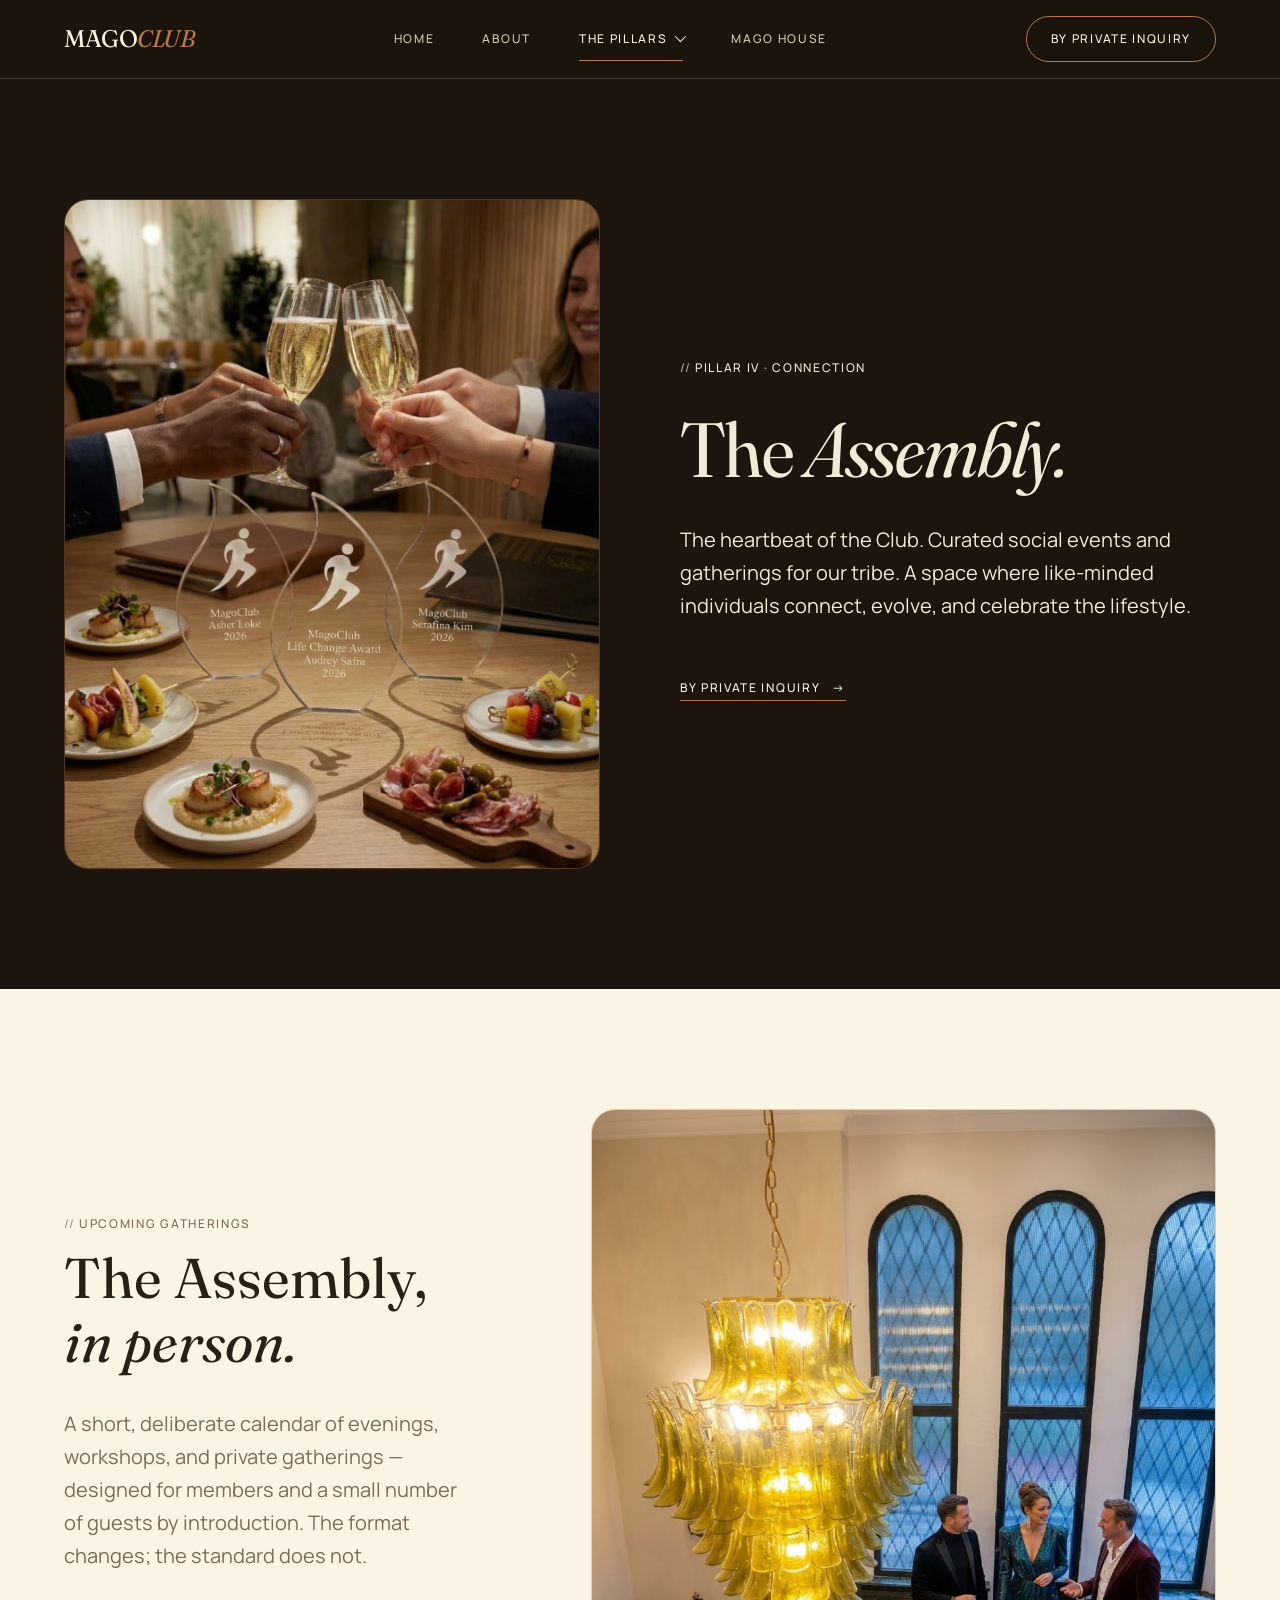
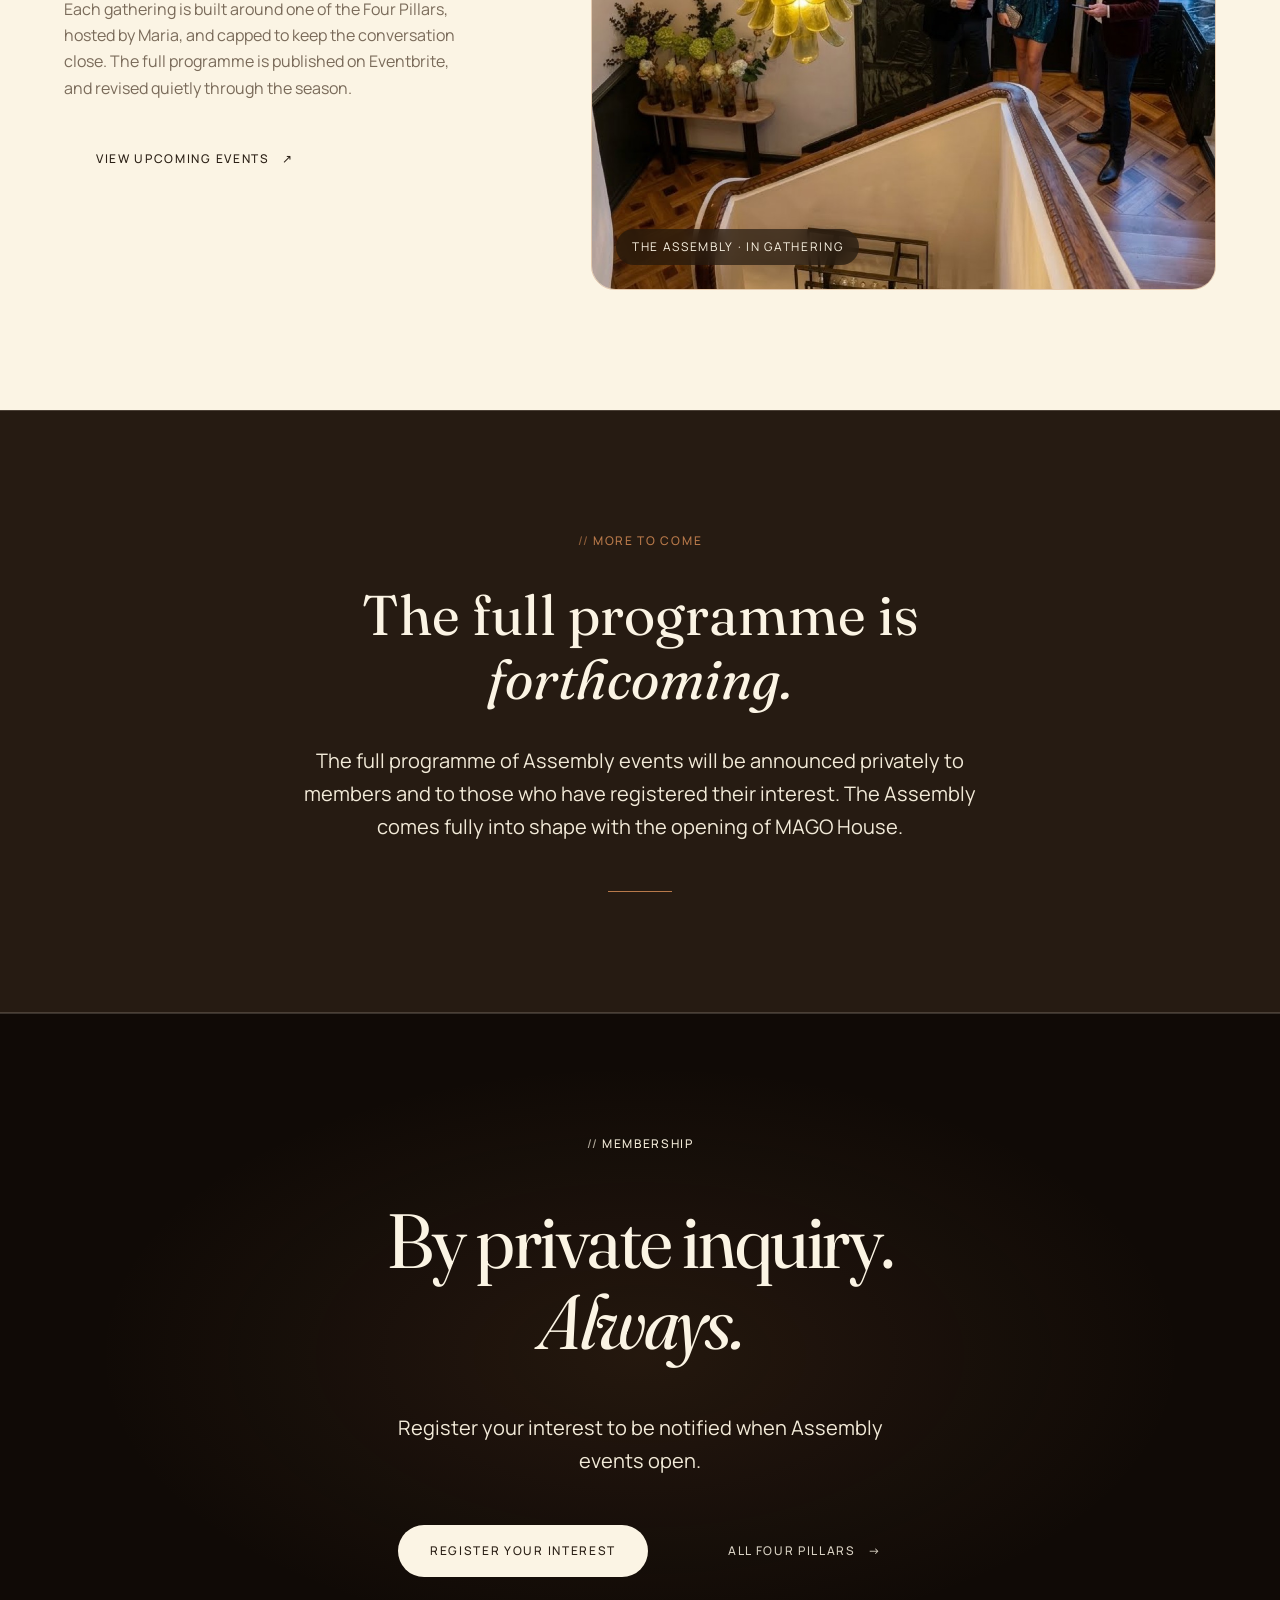
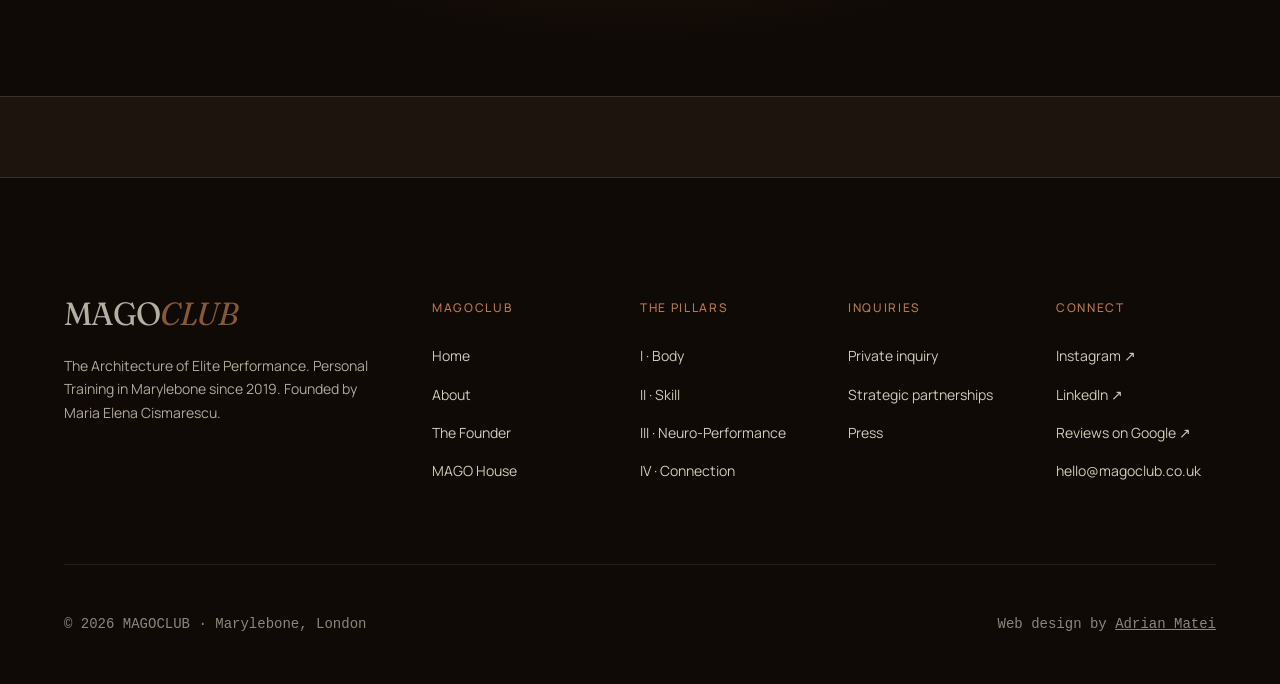
<file: the-pillars/connection.html>
<!doctype html>
<html lang="en" data-root="../">
<head>
  <meta charset="utf-8" />
  <meta name="viewport" content="width=device-width,initial-scale=1" />
  <meta name="description" content="The Assembly — a curated inner circle and private events at MAGOCLUB, the elite personal training practice in Marylebone." />
  <title>The Assembly — Curated Events | Elite Training in Marylebone | MAGOCLUB</title>

  <link rel="canonical" href="https://magoclub.co.uk/the-pillars/connection.html" />

  <link rel="icon" href="/favicon.svg" type="image/svg+xml" />

  <meta property="og:type" content="website" />
  <meta property="og:site_name" content="MAGOCLUB" />
  <meta property="og:title" content="The Assembly — Curated Events | Elite Training in Marylebone | MAGOCLUB" />
  <meta property="og:description" content="A curated inner circle and private events — the social side of MAGOCLUB's elite personal training practice in Marylebone." />
  <meta property="og:url" content="https://magoclub.co.uk/the-pillars/connection.html" />
  <meta property="og:image" content="https://magoclub.co.uk/images/og-magoclub.jpg" />
  <meta name="twitter:card" content="summary_large_image" />
  <meta name="twitter:title" content="The Assembly — Curated Events | Elite Training in Marylebone | MAGOCLUB" />
  <meta name="twitter:description" content="A curated inner circle and private events — the social side of MAGOCLUB's elite personal training practice in Marylebone." />
  <meta name="twitter:image" content="https://magoclub.co.uk/images/og-magoclub.jpg" />

  <link rel="preconnect" href="https://fonts.googleapis.com" />
  <link rel="preconnect" href="https://fonts.gstatic.com" crossorigin />
  <link
    href="https://fonts.googleapis.com/css2?family=Fraunces:ital,opsz,wght,SOFT@0,9..144,300..700,0..100;1,9..144,300..700,0..100&family=Manrope:wght@400;500;600&display=swap"
    rel="stylesheet"
  />

  <link rel="stylesheet" href="../css/tokens.css" />
  <link rel="stylesheet" href="../css/sections.css" />
</head>
<body data-page="connection">

  <a href="#main" class="skip-link">Skip to content</a>
  <div data-include="../partials/nav.html"></div>

  <main id="main">

    <!-- =====================================================================
         1 · HERO — split editorial
         ===================================================================== -->
    <section class="hero-split" aria-labelledby="hero-headline">
      <div class="image" data-reveal="fade">
        <img
          src="../images/maria/assembly-page.jpg"
          alt="Boxing glove and designer tote beside heels in a sunlit lobby."
          loading="eager"
          fetchpriority="high"
          decoding="async"
        />
      </div>
      <div class="copy" data-reveal-load>
        <p class="label-tic">Pillar IV · Connection</p>
        <h1 id="hero-headline" class="t-display-l">
          The <span class="italic">Assembly.</span>
        </h1>
        <p class="t-body-l">
          The heartbeat of the Club. Curated social events and gatherings for
          our tribe. A space where like-minded individuals connect, evolve, and
          celebrate the lifestyle.
        </p>
        <div class="ctas">
          <a href="../register-interest.html?topic=connection" class="btn btn--primary">By private inquiry <span class="arrow" aria-hidden="true">→</span></a>
        </div>
      </div>
    </section>

    <!-- =====================================================================
         2 · UPCOMING EVENTS — Eventbrite outbound · CREAM
         ===================================================================== -->
    <div class="band band--cream"><section class="editorial" aria-labelledby="events-headline">
      <div class="copy" data-reveal="rise">
        <p class="label-tic">Upcoming Gatherings</p>
        <h2 id="events-headline" class="t-display-m">
          The Assembly, <span class="italic">in person.</span>
        </h2>
        <p class="t-body-l">
          A short, deliberate calendar of evenings, workshops, and private
          gatherings — designed for members and a small number of guests by
          introduction. The format changes; the standard does not.
        </p>
        <p class="t-body">
          Each gathering is built around one of the Four Pillars, hosted by
          Maria, and capped to keep the conversation close. The full programme
          is published on Eventbrite, and revised quietly through the season.
        </p>
        <a
          href="https://www.eventbrite.co.uk/o/magoclub-48451179653"
          class="btn btn--filled"
          style="margin-top: var(--space-6); align-self: flex-start;"
          target="_blank"
          rel="noopener noreferrer"
          aria-label="View MAGOCLUB's upcoming events on Eventbrite (opens in new tab)"
        >
          View upcoming events <span class="arrow" aria-hidden="true">↗</span>
        </a>
      </div>
      <figure data-reveal="rise-long">
        <img
          src="../images/maria/assembly-in-gathering.jpg"
          alt="Guests in conversation beneath a gold chandelier at a MAGOCLUB gathering."
          loading="lazy"
          decoding="async"
        />
        <figcaption>The Assembly · In gathering</figcaption>
      </figure>
    </section></div>

    <!-- =====================================================================
         3 · MORE TO COME — statement · STAGE-2
         ===================================================================== -->
    <div class="band band--stage-2"><section class="statement" aria-labelledby="more-headline">
      <p class="eyebrow label-tic" data-reveal="fade">More to come</p>
      <h2 id="more-headline" class="t-display-m" data-reveal="rise-soft">
        The full programme is <span class="italic">forthcoming.</span>
      </h2>
      <p class="t-body-l" data-reveal="rise">
        The full programme of Assembly events will be announced privately to
        members and to those who have registered their interest. The Assembly
        comes fully into shape with the opening of MAGO House.
      </p>
      <span class="rule" aria-hidden="true" data-reveal="rule"></span>
    </section></div>

    <!-- =====================================================================
         3 · APPLY CTA BAND
         ===================================================================== -->
    <section class="apply-band" aria-labelledby="apply-headline">
      <p class="label-tic" data-reveal="fade">Membership</p>
      <h2 id="apply-headline" class="t-display-l" data-reveal="rise-soft">
        By private inquiry.<br/>
        <span class="italic">Always.</span>
      </h2>
      <p class="t-body-l" data-reveal="rise">
        Register your interest to be notified when Assembly events open.
      </p>
      <div class="actions" data-reveal="rise">
        <a href="../register-interest.html?topic=connection" class="btn btn--filled">Register your interest</a>
        <a href="./" class="btn btn--ghost">All four pillars <span class="arrow" aria-hidden="true">→</span></a>
      </div>
    </section>

  </main>

  <div data-include="../partials/footer.html"></div>
  <script src="../js/include.js"></script>
  <script src="../js/reveal.js"></script>
</body>
</html>
</file>
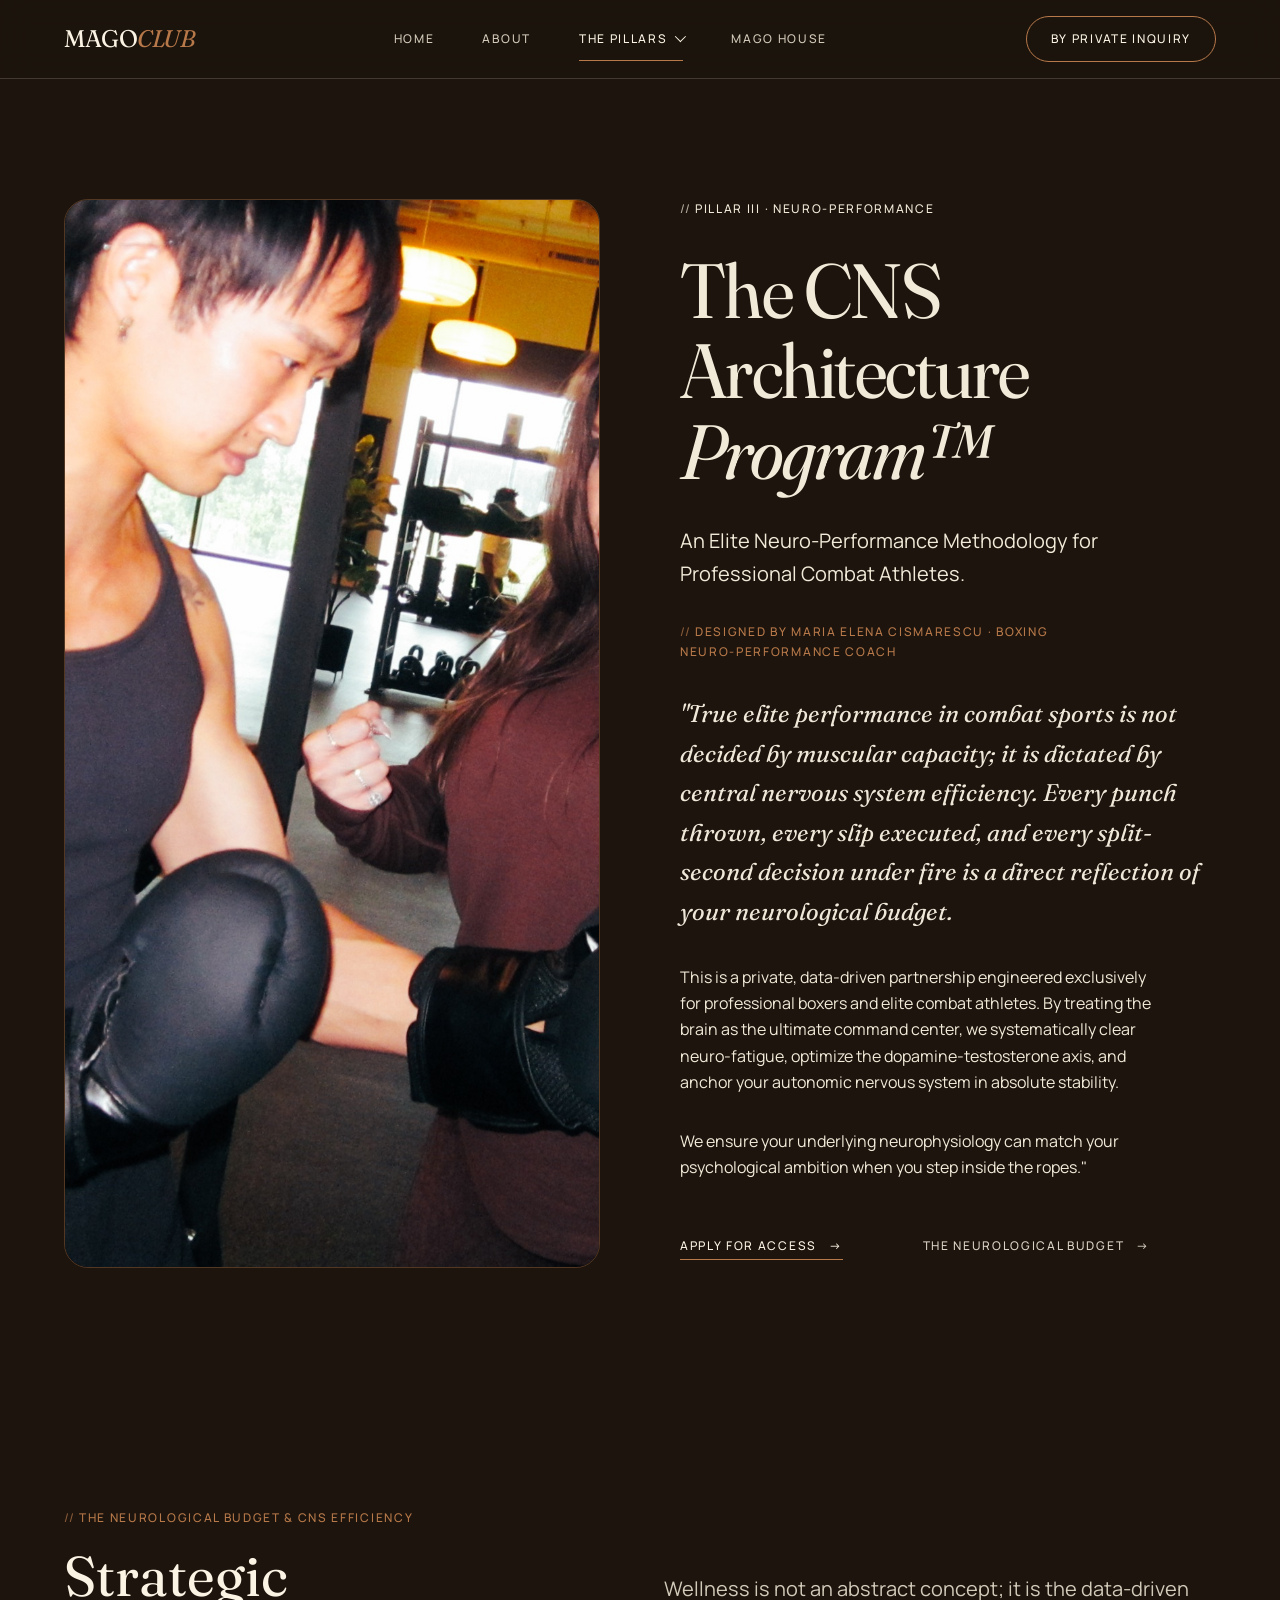
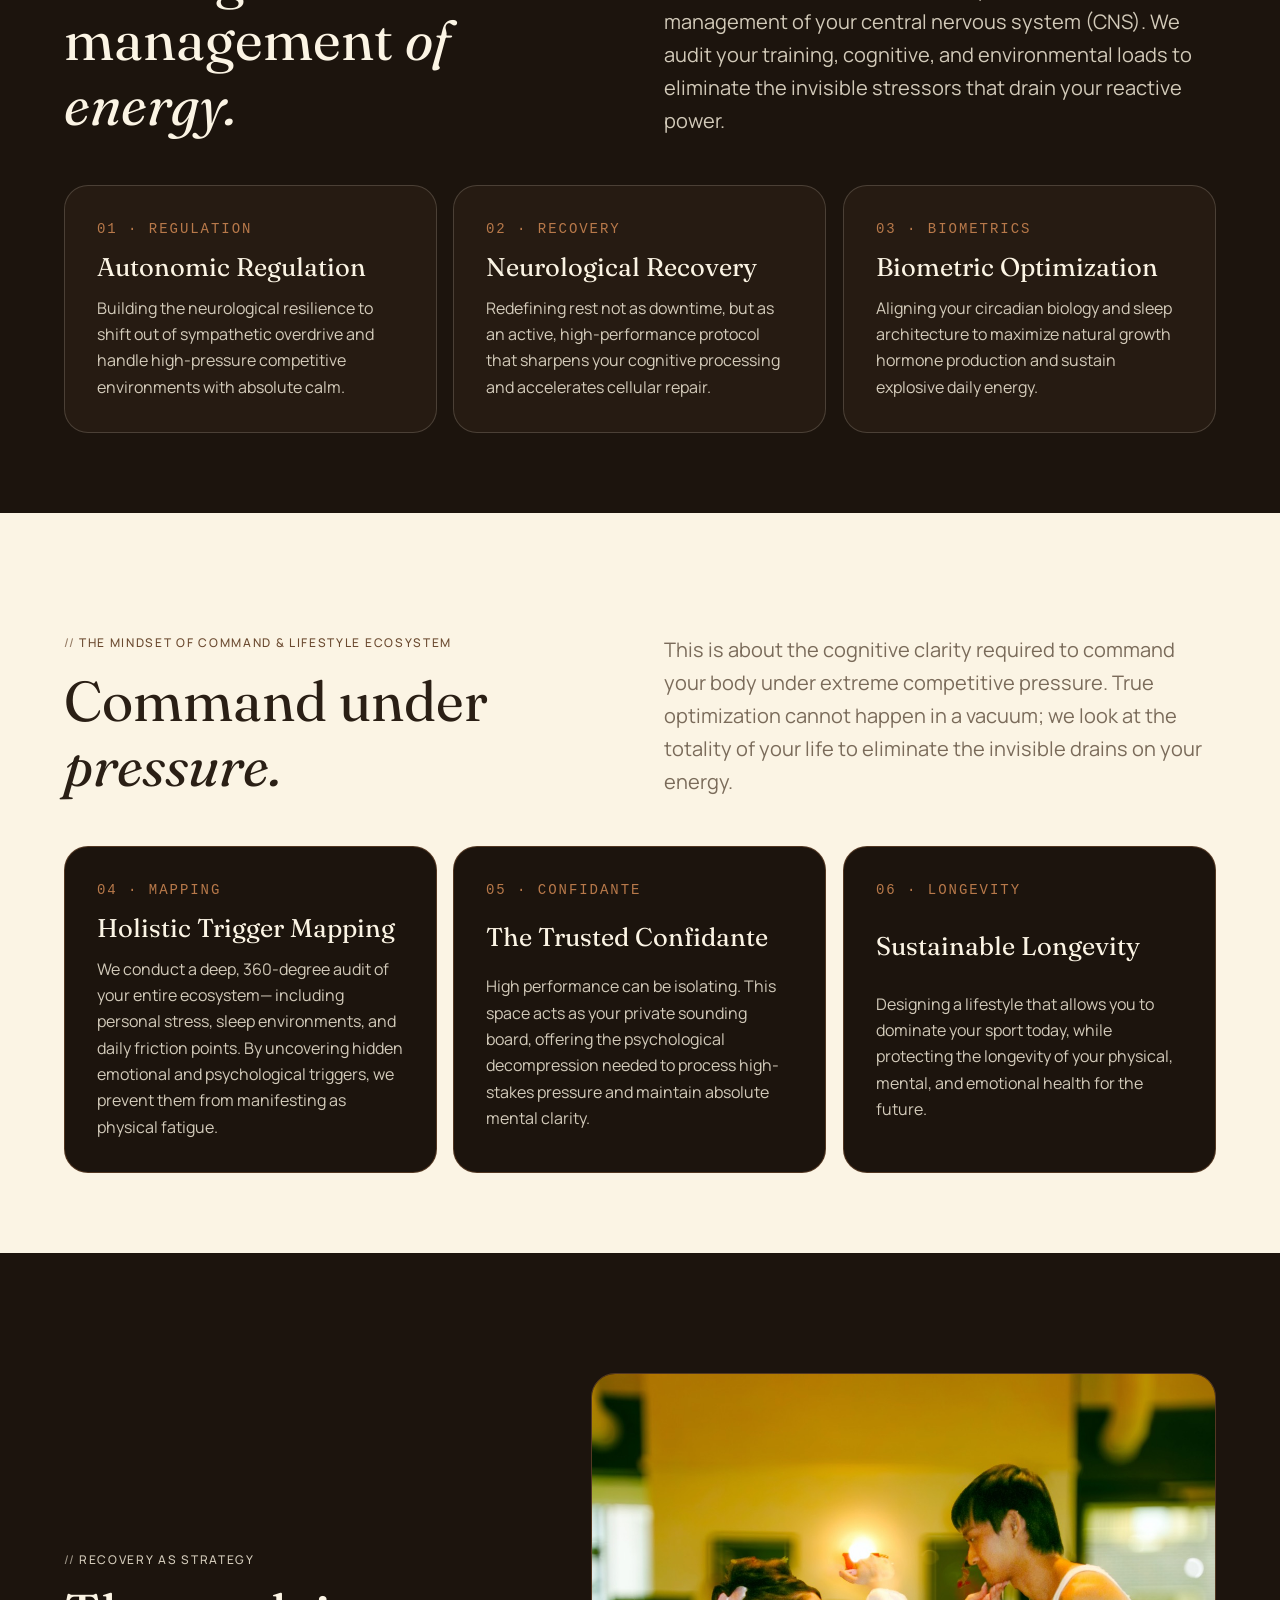
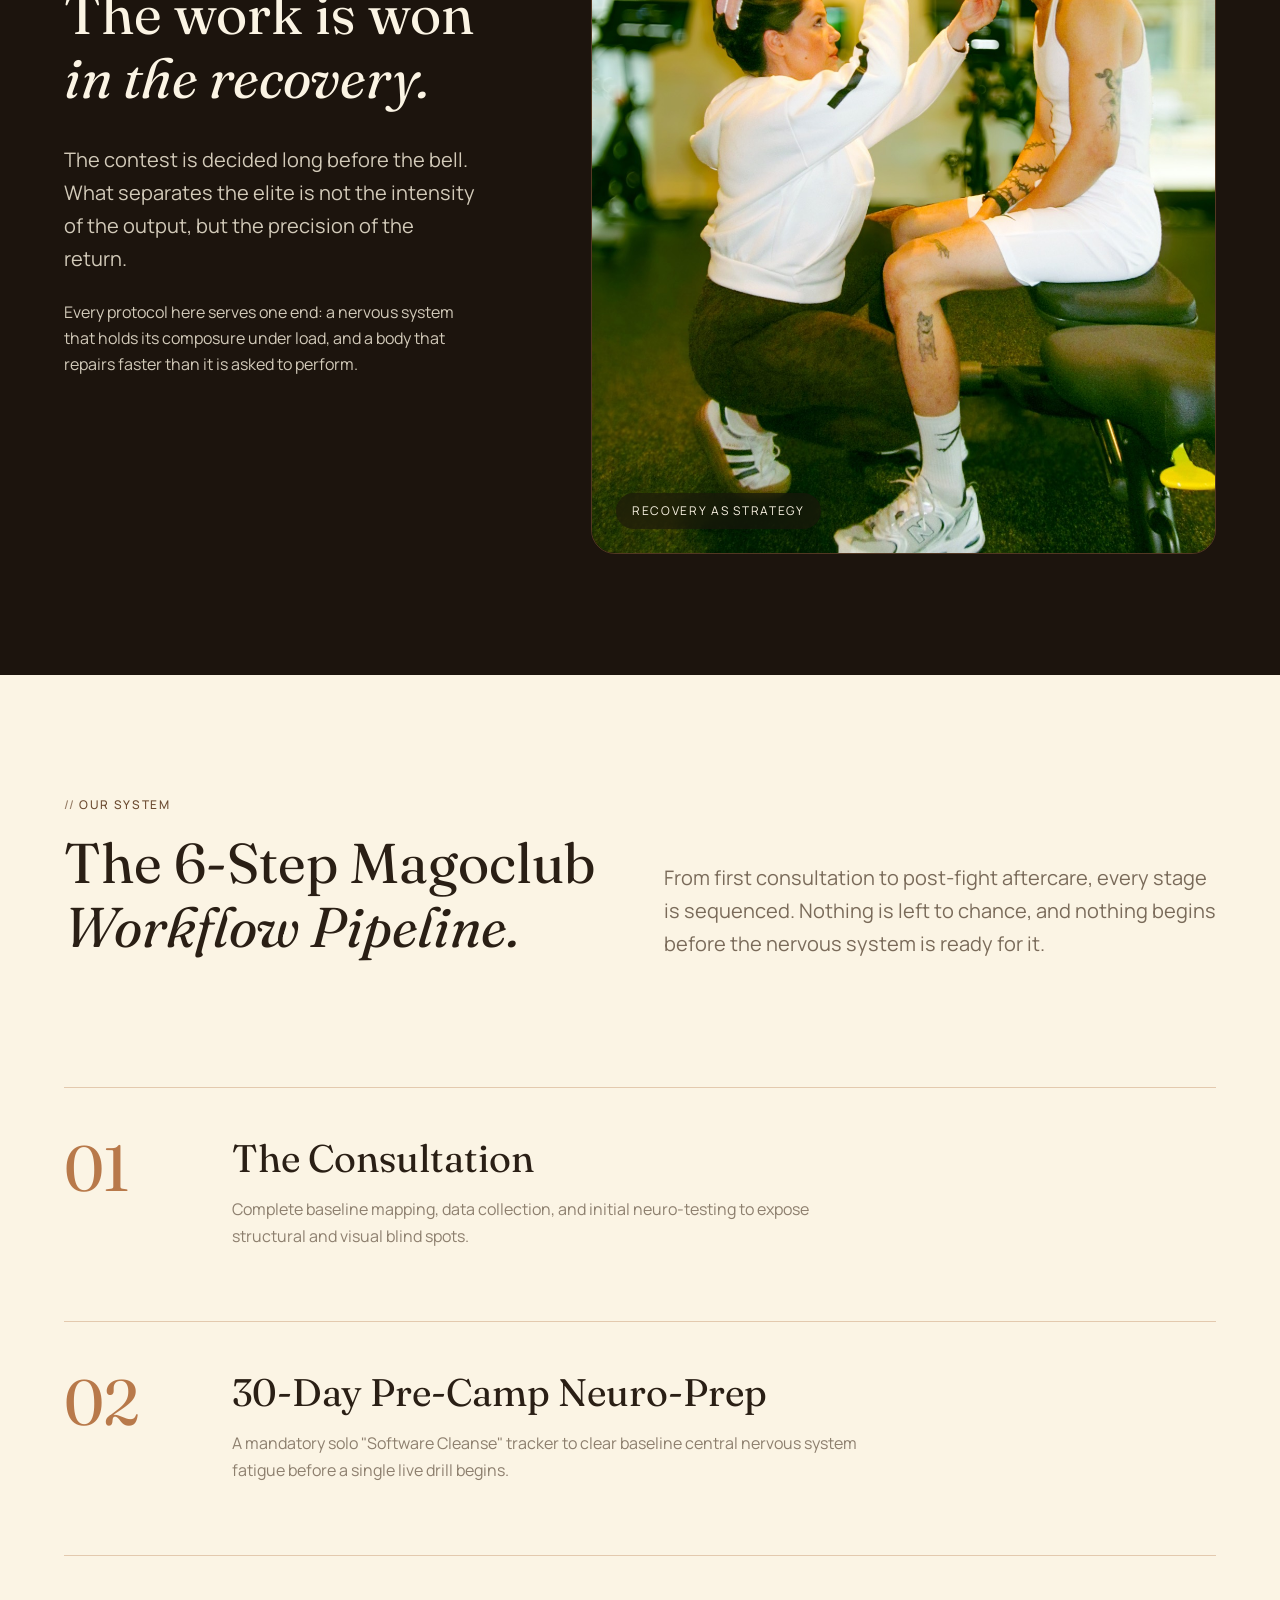
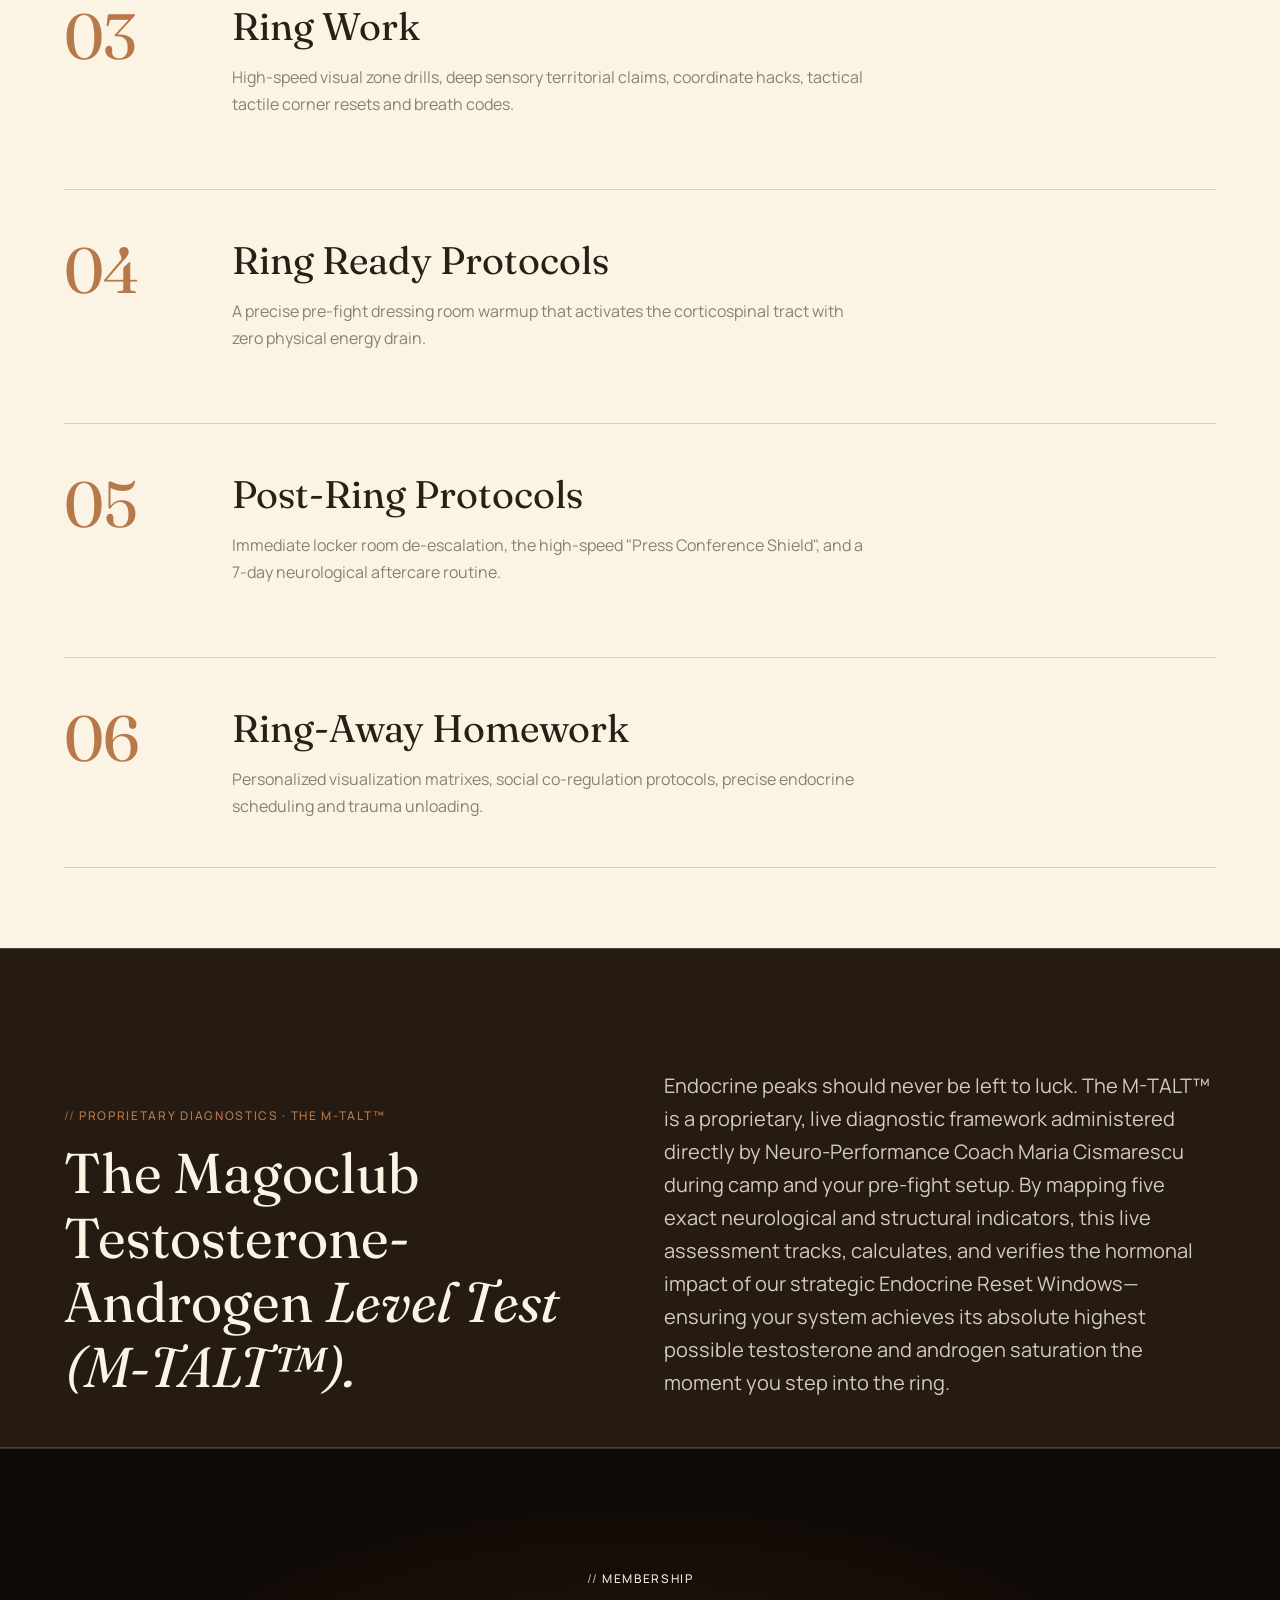
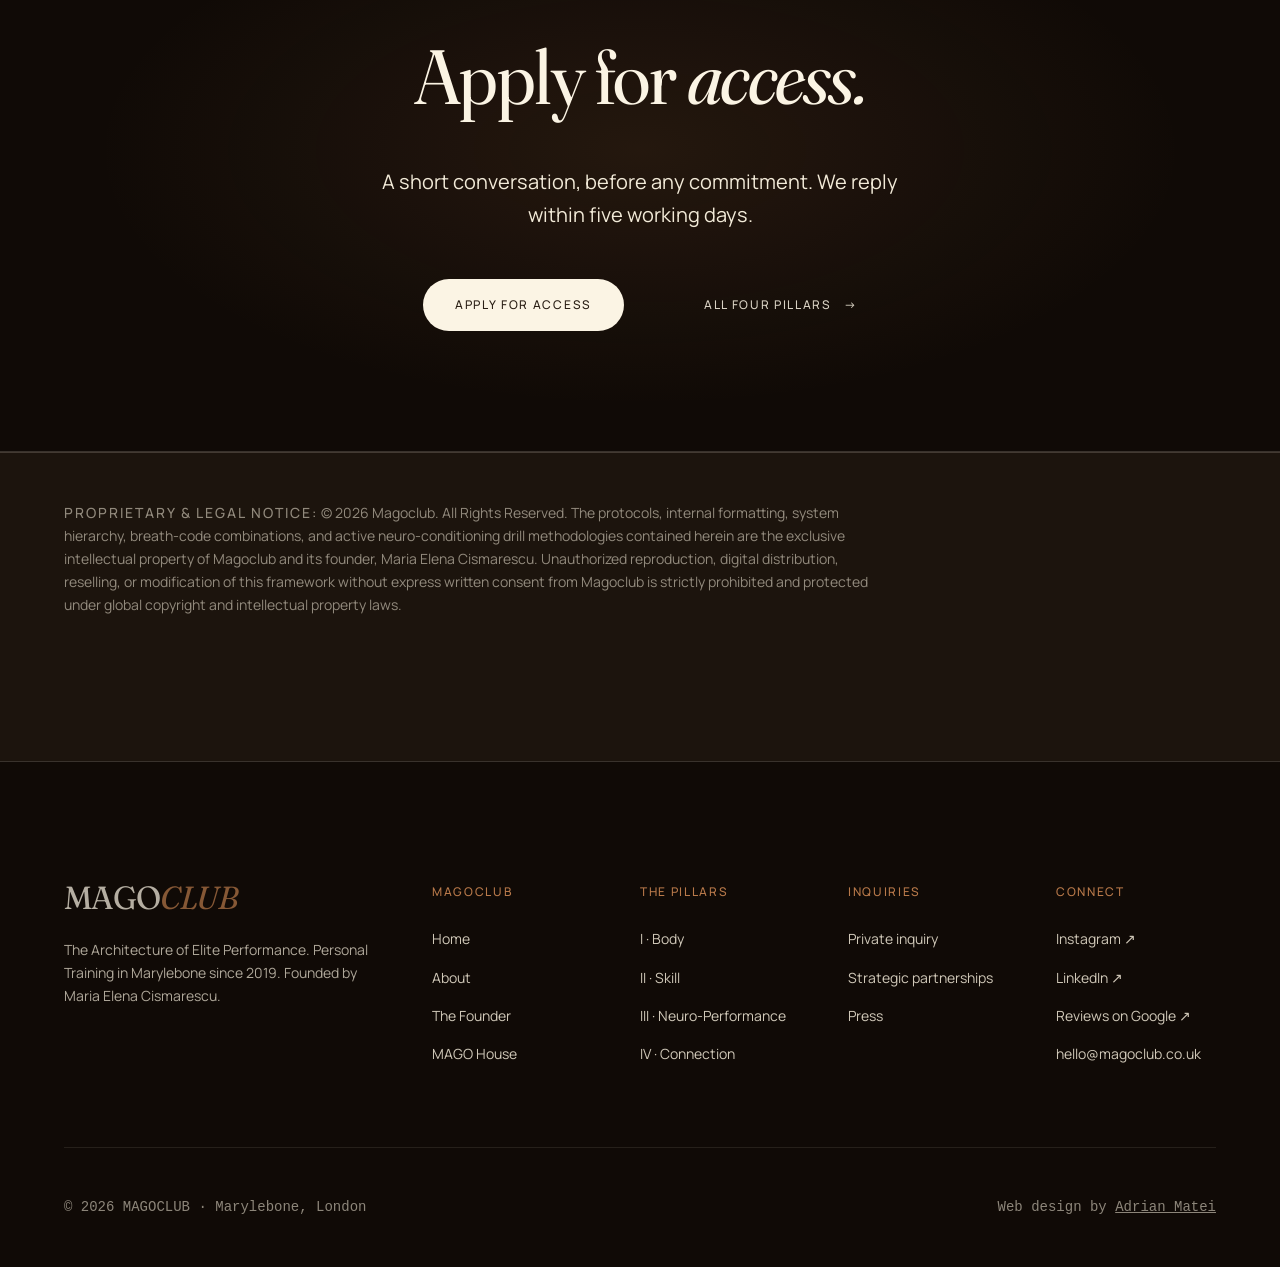
<file: the-pillars/mind.html>
<!doctype html>
<html lang="en" data-root="../">
<head>
  <meta charset="utf-8" />
  <meta name="viewport" content="width=device-width,initial-scale=1" />
  <meta name="description" content="The CNS Architecture Program™ — an elite neuro-performance methodology for professional boxers and elite combat athletes, by Maria Elena Cismarescu, Boxing Neuro-Performance Coach in Marylebone." />
  <title>Boxing Neuro-Performance Coaching — The CNS Architecture Program™ | MAGOCLUB</title>

  <link rel="canonical" href="https://magoclub.co.uk/the-pillars/mind.html" />

  <link rel="icon" href="/favicon.svg" type="image/svg+xml" />

  <meta property="og:type" content="website" />
  <meta property="og:site_name" content="MAGOCLUB" />
  <meta property="og:title" content="Boxing Neuro-Performance Coaching — The CNS Architecture Program™ | MAGOCLUB" />
  <meta property="og:description" content="Central nervous system engineering for the professional fighter — autonomic regulation, cortisol clearance and endocrine scheduling for absolute command under pressure." />
  <meta property="og:url" content="https://magoclub.co.uk/the-pillars/mind.html" />
  <meta property="og:image" content="https://magoclub.co.uk/images/og-magoclub.jpg" />
  <meta name="twitter:card" content="summary_large_image" />
  <meta name="twitter:title" content="Boxing Neuro-Performance Coaching — The CNS Architecture Program™ | MAGOCLUB" />
  <meta name="twitter:description" content="Central nervous system engineering for the professional fighter — autonomic regulation, cortisol clearance and endocrine scheduling for absolute command under pressure." />
  <meta name="twitter:image" content="https://magoclub.co.uk/images/og-magoclub.jpg" />

  <link rel="preconnect" href="https://fonts.googleapis.com" />
  <link rel="preconnect" href="https://fonts.gstatic.com" crossorigin />
  <link
    href="https://fonts.googleapis.com/css2?family=Fraunces:ital,opsz,wght,SOFT@0,9..144,300..700,0..100;1,9..144,300..700,0..100&family=Manrope:wght@400;500;600&display=swap"
    rel="stylesheet"
  />

  <link rel="stylesheet" href="../css/tokens.css" />
  <link rel="stylesheet" href="../css/sections.css" />
</head>
<body data-page="mind">

  <a href="#main" class="skip-link">Skip to content</a>
  <div data-include="../partials/nav.html"></div>

  <main id="main">

    <!-- =====================================================================
         1 · HERO — split editorial
         ===================================================================== -->
    <section class="hero-split" aria-labelledby="hero-headline">
      <div class="image" data-reveal="fade">
        <img
          src="../images/maria/coaching-male-athlete.jpg"
          alt="Maria Elena Cismarescu coaching a gloved male client at the heavy bag."
          loading="eager"
          fetchpriority="high"
          decoding="async"
        />
      </div>
      <div class="copy" data-reveal-load>
        <p class="label-tic">Pillar III · Neuro-Performance</p>
        <h1 id="hero-headline" class="t-display-l">
          The CNS Architecture <span class="italic">Program™</span>
        </h1>
        <p class="t-body-l">
          An Elite Neuro-Performance Methodology for Professional Combat
          Athletes.
        </p>
        <p class="label-tic" style="color: var(--mago-copper);">
          Designed by Maria Elena Cismarescu · Boxing Neuro-Performance Coach
        </p>
        <p class="t-body-l italic" style="font-family: var(--font-serif); font-size: clamp(1.25rem, 2vw, 1.5rem); color: var(--mago-cream); opacity: 0.95;">
          "True elite performance in combat sports is not decided by muscular
          capacity; it is dictated by central nervous system efficiency. Every
          punch thrown, every slip executed, and every split-second decision
          under fire is a direct reflection of your neurological budget.
        </p>
        <p class="t-body">
          This is a private, data-driven partnership engineered exclusively for
          professional boxers and elite combat athletes. By treating the brain
          as the ultimate command center, we systematically clear neuro-fatigue,
          optimize the dopamine-testosterone axis, and anchor your autonomic
          nervous system in absolute stability.
        </p>
        <p class="t-body">
          We ensure your underlying neurophysiology can match your psychological
          ambition when you step inside the ropes."
        </p>
        <div class="ctas">
          <a href="../register-interest.html?topic=mind" class="btn btn--primary">Apply for Access <span class="arrow" aria-hidden="true">→</span></a>
          <a href="#budget" class="btn btn--ghost">The neurological budget <span class="arrow" aria-hidden="true">→</span></a>
        </div>
      </div>
    </section>

    <!-- =====================================================================
         2 · THE NEUROLOGICAL BUDGET — section header + 3-up subcards
         ===================================================================== -->
    <header class="sec-head sec-head--split" id="budget" data-reveal="rise">
      <div>
        <p class="eyebrow label-tic">The Neurological Budget &amp; CNS Efficiency</p>
        <h2 class="title t-display-m">
          Strategic management <span class="italic">of energy.</span>
        </h2>
      </div>
      <p class="lede t-body-l">
        Wellness is not an abstract concept; it is the data-driven management of
        your central nervous system (CNS). We audit your training, cognitive,
        and environmental loads to eliminate the invisible stressors that drain
        your reactive power.
      </p>
    </header>

    <div class="subcards subcards--3">
      <div class="grid" role="list" data-reveal-stagger>
        <article class="subcard" role="listitem">
          <span class="num">01 · Regulation</span>
          <h3 class="t-h2">Autonomic Regulation</h3>
          <p class="t-body">
            Building the neurological resilience to shift out of sympathetic
            overdrive and handle high-pressure competitive environments with
            absolute calm.
          </p>
        </article>
        <article class="subcard" role="listitem">
          <span class="num">02 · Recovery</span>
          <h3 class="t-h2">Neurological Recovery</h3>
          <p class="t-body">
            Redefining rest not as downtime, but as an active, high-performance
            protocol that sharpens your cognitive processing and accelerates
            cellular repair.
          </p>
        </article>
        <article class="subcard" role="listitem">
          <span class="num">03 · Biometrics</span>
          <h3 class="t-h2">Biometric Optimization</h3>
          <p class="t-body">
            Aligning your circadian biology and sleep architecture to maximize
            natural growth hormone production and sustain explosive daily energy.
          </p>
        </article>
      </div>
    </div>

    <!-- =====================================================================
         3 · COMMAND UNDER PRESSURE & LIFESTYLE ECOSYSTEM — section header + 3-up subcards · CREAM
         ===================================================================== -->
    <div class="band band--cream"><header class="sec-head sec-head--split" data-reveal="rise">
      <div>
        <p class="eyebrow label-tic">The Mindset of Command &amp; Lifestyle Ecosystem</p>
        <h2 class="title t-display-m">
          Command under <span class="italic">pressure.</span>
        </h2>
      </div>
      <p class="lede t-body-l">
        This is about the cognitive clarity required to command your body under
        extreme competitive pressure. True optimization cannot happen in a
        vacuum; we look at the totality of your life to eliminate the invisible
        drains on your energy.
      </p>
    </header>

    <div class="subcards subcards--3">
      <div class="grid" role="list" data-reveal-stagger>
        <article class="subcard" role="listitem">
          <span class="num">04 · Mapping</span>
          <h3 class="t-h2">Holistic Trigger Mapping</h3>
          <p class="t-body">
            We conduct a deep, 360-degree audit of your entire ecosystem—
            including personal stress, sleep environments, and daily friction
            points. By uncovering hidden emotional and psychological triggers,
            we prevent them from manifesting as physical fatigue.
          </p>
        </article>
        <article class="subcard" role="listitem">
          <span class="num">05 · Confidante</span>
          <h3 class="t-h2">The Trusted Confidante</h3>
          <p class="t-body">
            High performance can be isolating. This space acts as your private
            sounding board, offering the psychological decompression needed to
            process high-stakes pressure and maintain absolute mental clarity.
          </p>
        </article>
        <article class="subcard" role="listitem">
          <span class="num">06 · Longevity</span>
          <h3 class="t-h2">Sustainable Longevity</h3>
          <p class="t-body">
            Designing a lifestyle that allows you to dominate your sport today,
            while protecting the longevity of your physical, mental, and
            emotional health for the future.
          </p>
        </article>
      </div>
    </div></div>

    <!-- =====================================================================
         3b · EDITORIAL PHOTO BREAK — figure + copy · DARK
         ===================================================================== -->
    <section class="editorial" aria-labelledby="recover-headline">
      <div class="copy" data-reveal="rise">
        <p class="label-tic">Recovery as Strategy</p>
        <h2 id="recover-headline" class="t-display-m">
          The work is won <span class="italic">in the recovery.</span>
        </h2>
        <p class="t-body-l">
          The contest is decided long before the bell. What separates the elite
          is not the intensity of the output, but the precision of the return.
        </p>
        <p class="t-body">
          Every protocol here serves one end: a nervous system that holds its
          composure under load, and a body that repairs faster than it is asked
          to perform.
        </p>
      </div>
      <figure data-reveal="rise-long">
        <img
          src="../images/maria/recovery-as-strategy.jpg"
          alt="Maria Elena Cismarescu guiding a seated athlete through a visual tracking drill."
          loading="lazy"
          decoding="async"
        />
        <figcaption>Recovery as Strategy</figcaption>
      </figure>
    </section>

    <!-- =====================================================================
         4 · THE 6-STEP WORKFLOW PIPELINE — numbered list · CREAM
         ===================================================================== -->
    <div class="band band--cream"><header class="sec-head sec-head--split" data-reveal="rise">
      <div>
        <p class="eyebrow label-tic">Our System</p>
        <h2 class="title t-display-m">
          The 6-Step Magoclub <span class="italic">Workflow Pipeline.</span>
        </h2>
      </div>
      <p class="lede t-body-l">
        From first consultation to post-fight aftercare, every stage is
        sequenced. Nothing is left to chance, and nothing begins before the
        nervous system is ready for it.
      </p>
    </header>

    <ol class="numbered-list" role="list" data-reveal-stagger>
      <li class="numbered-card">
        <div class="num">01</div>
        <div class="body">
          <h3 class="t-h1">The Consultation</h3>
          <p class="t-body">
            Complete baseline mapping, data collection, and initial neuro-testing to expose structural and visual blind spots.
          </p>
        </div>
      </li>
      <li class="numbered-card">
        <div class="num">02</div>
        <div class="body">
          <h3 class="t-h1">30-Day Pre-Camp Neuro-Prep</h3>
          <p class="t-body">
            A mandatory solo &quot;Software Cleanse&quot; tracker to clear baseline central nervous system fatigue before a single live drill begins.
          </p>
        </div>
      </li>
      <li class="numbered-card">
        <div class="num">03</div>
        <div class="body">
          <h3 class="t-h1">Ring Work</h3>
          <p class="t-body">
            High-speed visual zone drills, deep sensory territorial claims, coordinate hacks, tactical tactile corner resets and breath codes.
          </p>
        </div>
      </li>
      <li class="numbered-card">
        <div class="num">04</div>
        <div class="body">
          <h3 class="t-h1">Ring Ready Protocols</h3>
          <p class="t-body">
            A precise pre-fight dressing room warmup that activates the corticospinal tract with zero physical energy drain.
          </p>
        </div>
      </li>
      <li class="numbered-card">
        <div class="num">05</div>
        <div class="body">
          <h3 class="t-h1">Post-Ring Protocols</h3>
          <p class="t-body">
            Immediate locker room de-escalation, the high-speed &quot;Press Conference Shield&quot;, and a 7-day neurological aftercare routine.
          </p>
        </div>
      </li>
      <li class="numbered-card">
        <div class="num">06</div>
        <div class="body">
          <h3 class="t-h1">Ring-Away Homework</h3>
          <p class="t-body">
            Personalized visualization matrixes, social co-regulation protocols, precise endocrine scheduling and trauma unloading.
          </p>
        </div>
      </li>
    </ol></div>

    <!-- =====================================================================
         5 · PROPRIETARY DIAGNOSTICS — The M-TALT™ · STAGE-2
         ===================================================================== -->
    <div class="band band--stage-2"><header class="sec-head sec-head--split" data-reveal="rise">
      <div>
        <p class="eyebrow label-tic">Proprietary Diagnostics · The M-TALT™</p>
        <h2 class="title t-display-m">
          The Magoclub Testosterone-Androgen <span class="italic">Level Test (M-TALT™).</span>
        </h2>
      </div>
      <p class="lede t-body-l">
        Endocrine peaks should never be left to luck. The M-TALT™ is a
        proprietary, live diagnostic framework administered directly by
        Neuro-Performance Coach Maria Cismarescu during camp and your pre-fight
        setup. By mapping five exact neurological and structural indicators,
        this live assessment tracks, calculates, and verifies the hormonal
        impact of our strategic Endocrine Reset Windows—ensuring your system
        achieves its absolute highest possible testosterone and androgen
        saturation the moment you step into the ring.
      </p>
    </header></div>

    <!-- =====================================================================
         6 · APPLY CTA BAND
         ===================================================================== -->
    <section class="apply-band" aria-labelledby="apply-headline">
      <p class="label-tic" data-reveal="fade">Membership</p>
      <h2 id="apply-headline" class="t-display-l" data-reveal="rise-soft">
        Apply for <span class="italic">access.</span>
      </h2>
      <p class="t-body-l" data-reveal="rise">
        A short conversation, before any commitment. We reply within five
        working days.
      </p>
      <div class="actions" data-reveal="rise">
        <a href="../register-interest.html?topic=mind" class="btn btn--filled">Apply for access</a>
        <a href="./" class="btn btn--ghost">All four pillars <span class="arrow" aria-hidden="true">→</span></a>
      </div>
    </section>

    <!-- =====================================================================
         7 · PROPRIETARY & LEGAL NOTICE
         ===================================================================== -->
    <aside class="legal-notice" aria-label="Proprietary and legal notice">
      <p class="t-body-s">
        <strong>PROPRIETARY &amp; LEGAL NOTICE:</strong> © 2026 Magoclub. All
        Rights Reserved. The protocols, internal formatting, system hierarchy,
        breath-code combinations, and active neuro-conditioning drill
        methodologies contained herein are the exclusive intellectual property
        of Magoclub and its founder, Maria Elena Cismarescu. Unauthorized
        reproduction, digital distribution, reselling, or modification of this
        framework without express written consent from Magoclub is strictly
        prohibited and protected under global copyright and intellectual
        property laws.
      </p>
    </aside>

  </main>

  <div data-include="../partials/footer.html"></div>
  <script src="../js/include.js"></script>
  <script src="../js/reveal.js"></script>
</body>
</html>
</file>
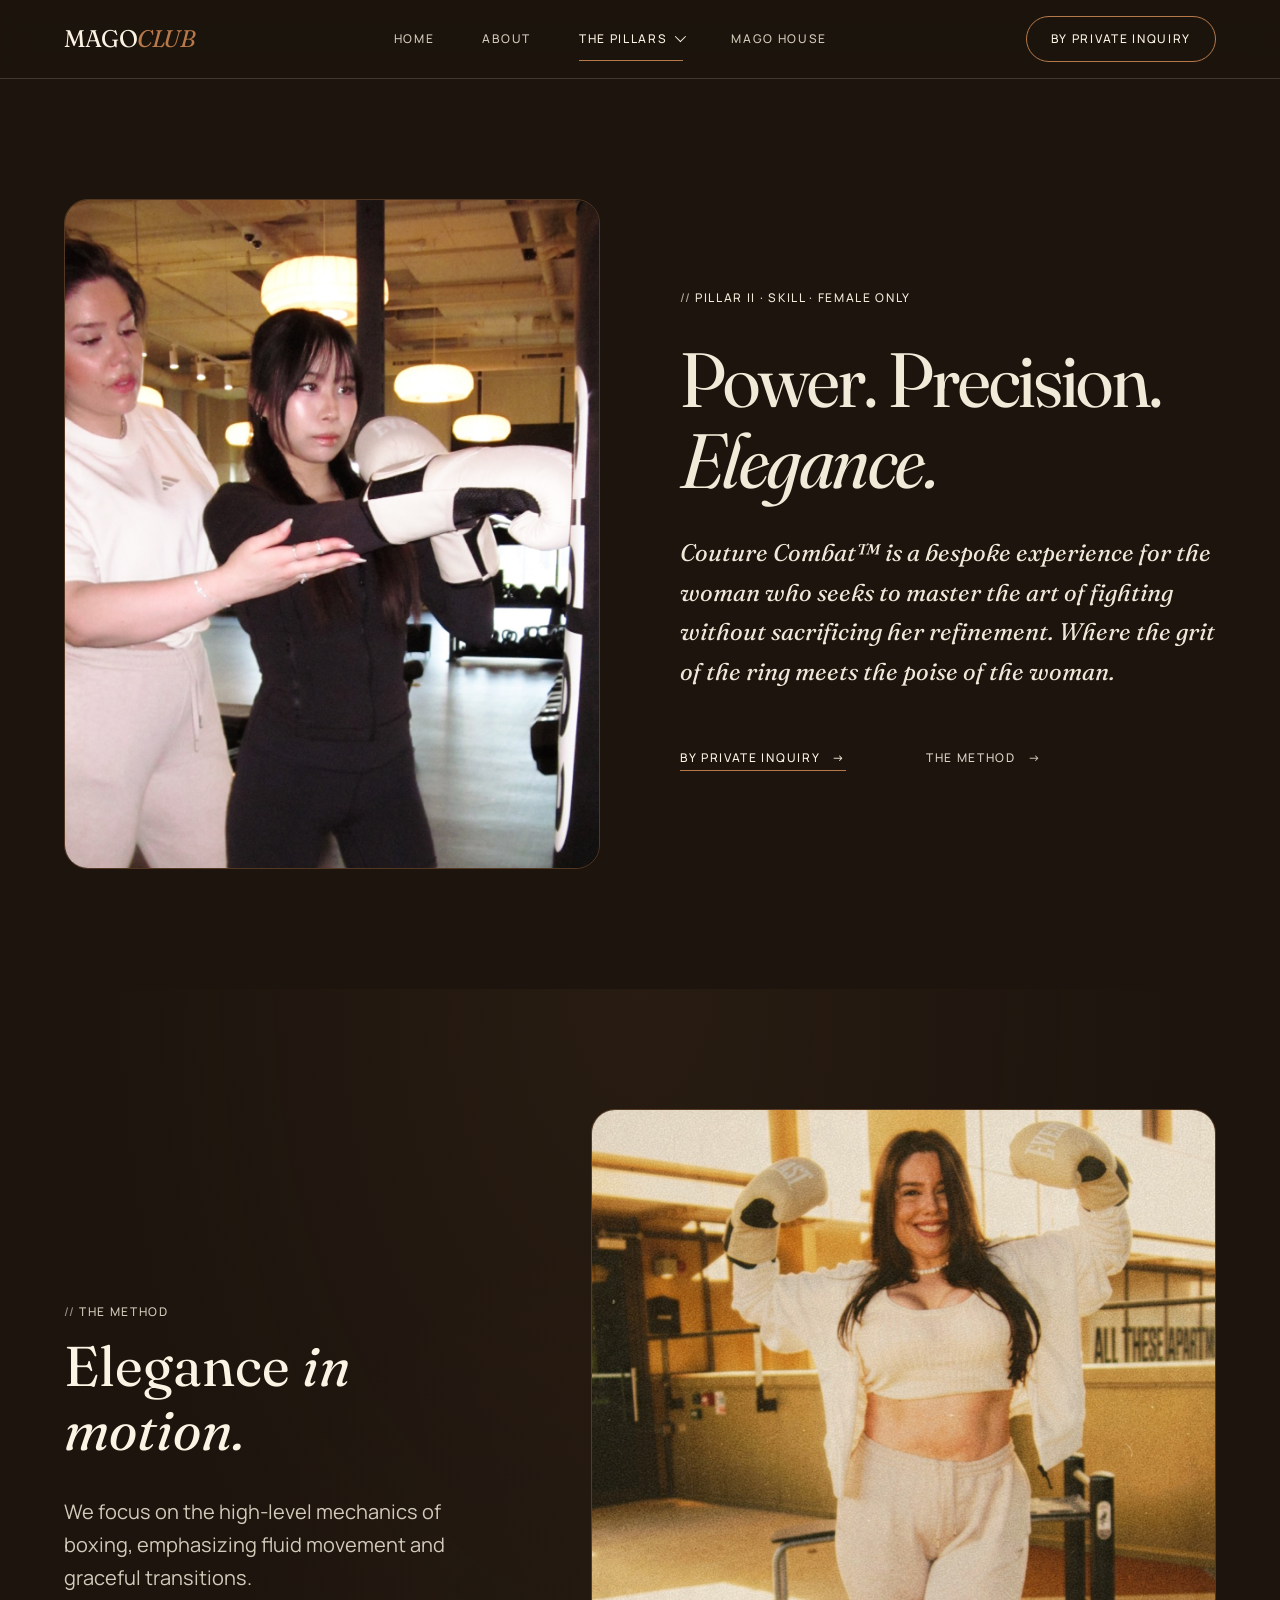
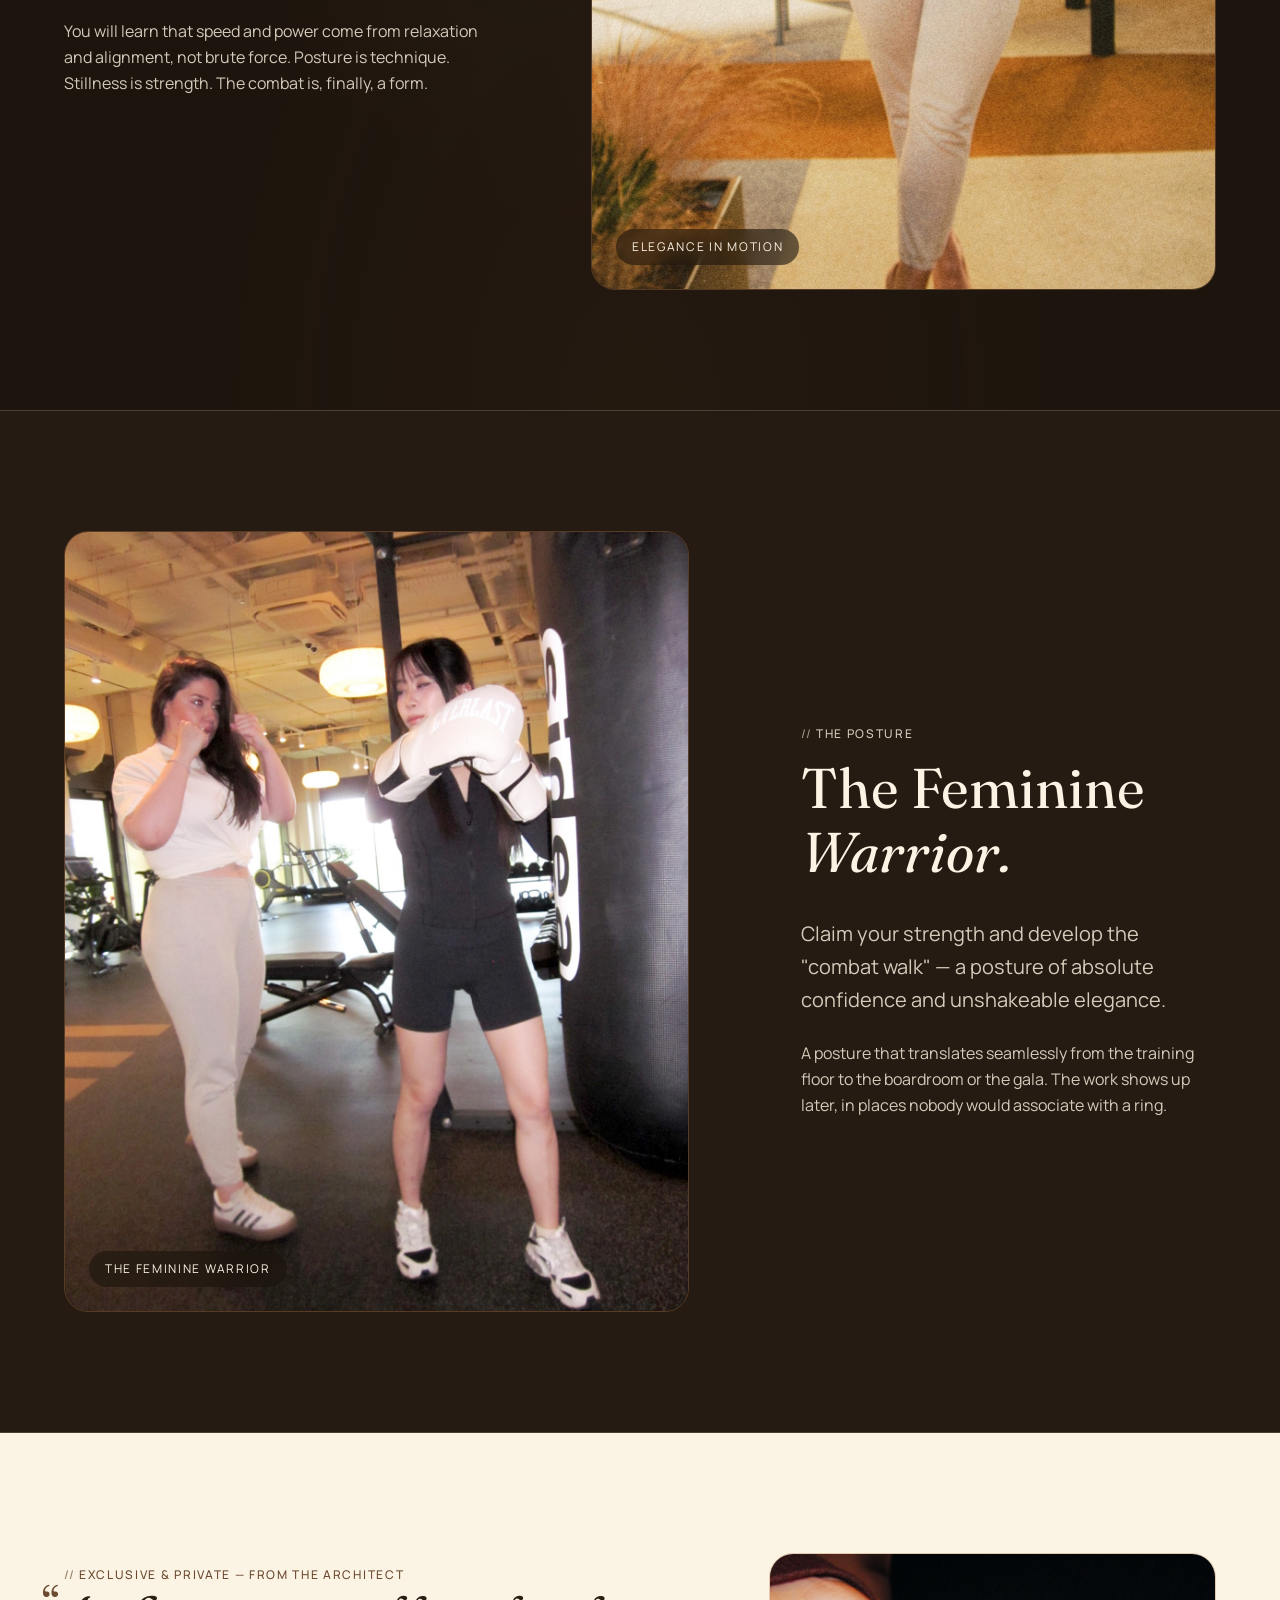
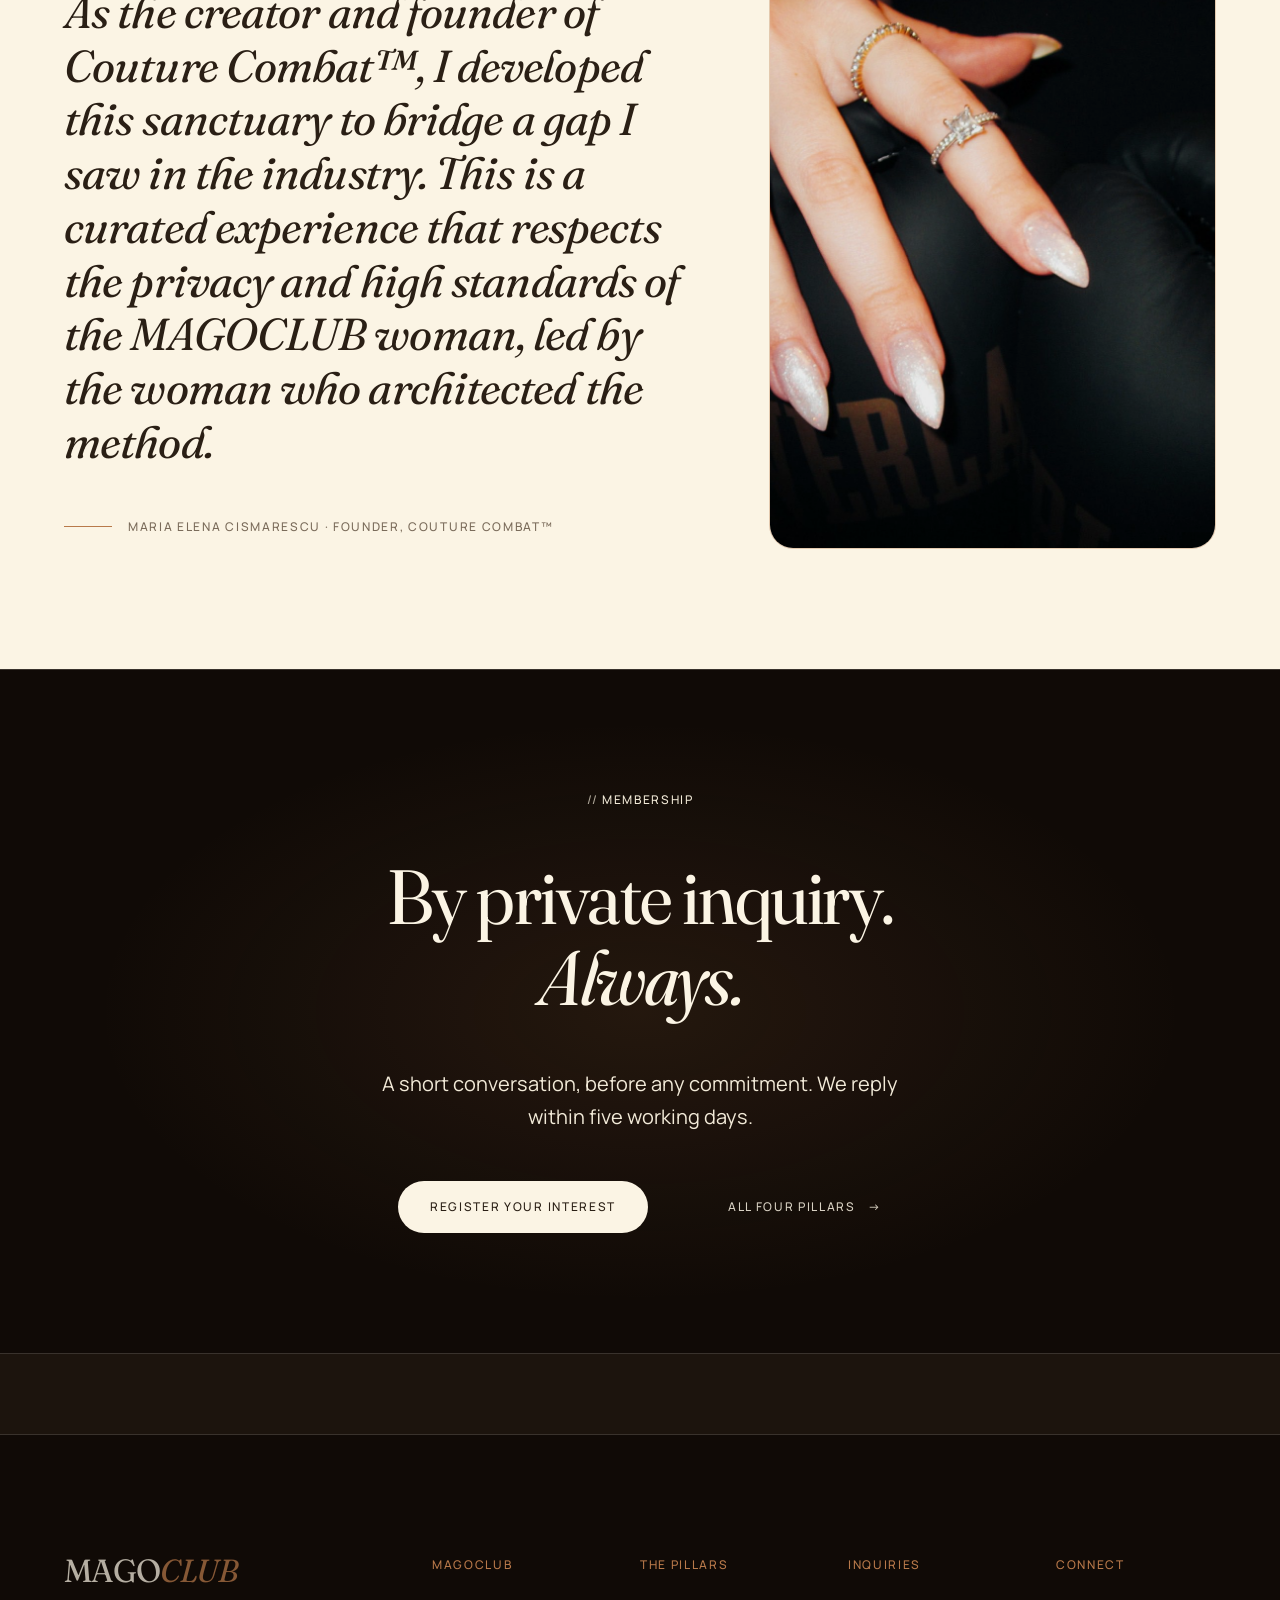
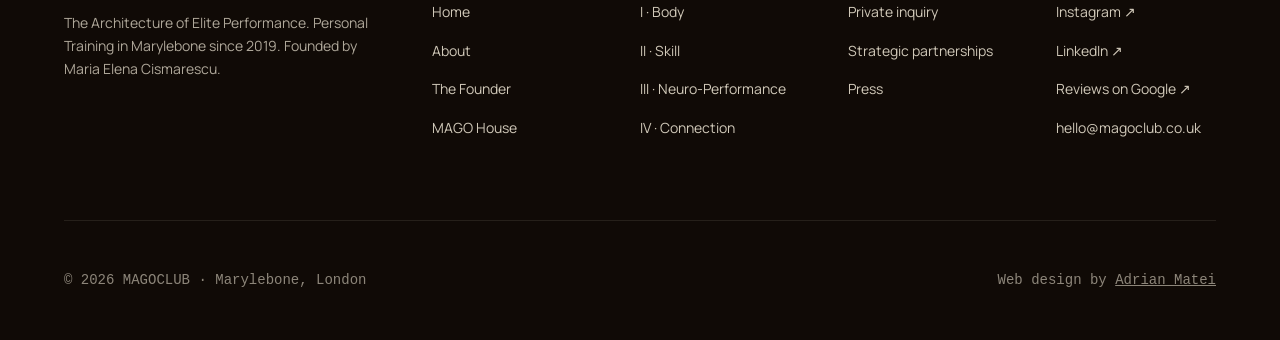
<file: the-pillars/skill.html>
<!doctype html>
<html lang="en" data-root="../">
<head>
  <meta charset="utf-8" />
  <meta name="viewport" content="width=device-width,initial-scale=1" />
  <meta name="description" content="Couture Combat™ at MAGOCLUB — bespoke, female-only striking technique in Marylebone, part of an elite personal training practice." />
  <title>Couture Combat™ — Female-Only Striking in Marylebone | MAGOCLUB</title>

  <link rel="canonical" href="https://magoclub.co.uk/the-pillars/skill.html" />

  <link rel="icon" href="/favicon.svg" type="image/svg+xml" />

  <meta property="og:type" content="website" />
  <meta property="og:site_name" content="MAGOCLUB" />
  <meta property="og:title" content="Couture Combat™ — Female-Only Striking in Marylebone | MAGOCLUB" />
  <meta property="og:description" content="Bespoke, female-only striking technique in Marylebone — part of MAGOCLUB's elite personal training practice." />
  <meta property="og:url" content="https://magoclub.co.uk/the-pillars/skill.html" />
  <meta property="og:image" content="https://magoclub.co.uk/images/og-magoclub.jpg" />
  <meta name="twitter:card" content="summary_large_image" />
  <meta name="twitter:title" content="Couture Combat™ — Female-Only Striking in Marylebone | MAGOCLUB" />
  <meta name="twitter:description" content="Bespoke, female-only striking technique in Marylebone — part of MAGOCLUB's elite personal training practice." />
  <meta name="twitter:image" content="https://magoclub.co.uk/images/og-magoclub.jpg" />

  <link rel="preconnect" href="https://fonts.googleapis.com" />
  <link rel="preconnect" href="https://fonts.gstatic.com" crossorigin />
  <link
    href="https://fonts.googleapis.com/css2?family=Fraunces:ital,opsz,wght,SOFT@0,9..144,300..700,0..100;1,9..144,300..700,0..100&family=Manrope:wght@400;500;600&display=swap"
    rel="stylesheet"
  />

  <link rel="stylesheet" href="../css/tokens.css" />
  <link rel="stylesheet" href="../css/sections.css" />
</head>
<body data-page="skill">

  <a href="#main" class="skip-link">Skip to content</a>
  <div data-include="../partials/nav.html"></div>

  <main id="main">

    <!-- =====================================================================
         1 · HERO — split editorial (matches Body / Mind / Connection)
         ===================================================================== -->
    <section class="hero-split" aria-labelledby="hero-headline">
      <div class="image" data-reveal="fade">
        <img
          src="../images/maria/couture-combat-reedited-1.jpg"
          alt="Maria Elena Cismarescu coaching a client through a striking combination at the bag."
          loading="eager"
          fetchpriority="high"
          decoding="async"
        />
      </div>
      <div class="copy" data-reveal-load>
        <p class="label-tic">Pillar II · Skill · Female only</p>
        <h1 id="hero-headline" class="t-display-l">
          Power. Precision. <span class="italic">Elegance.</span>
        </h1>
        <p class="t-body-l italic" style="font-family: var(--font-serif); font-size: clamp(1.25rem, 2vw, 1.5rem); color: var(--mago-cream); opacity: 0.95;">
          Couture Combat™ is a bespoke experience for the woman who seeks to
          master the art of fighting without sacrificing her refinement. Where
          the grit of the ring meets the poise of the woman.
        </p>
        <div class="ctas">
          <a href="../register-interest.html?topic=skill" class="btn btn--primary">By private inquiry <span class="arrow" aria-hidden="true">→</span></a>
          <a href="#method" class="btn btn--ghost">The method <span class="arrow" aria-hidden="true">→</span></a>
        </div>
      </div>
    </section>

    <!-- =====================================================================
         2 · ELEGANCE IN MOTION — editorial right · TINTED
         ===================================================================== -->
    <div class="band band--tinted"><section class="editorial" aria-labelledby="elegance-headline" id="method">
      <div class="copy" data-reveal="rise">
        <p class="label-tic">The Method</p>
        <h2 id="elegance-headline" class="t-display-m">
          Elegance <span class="italic">in motion.</span>
        </h2>
        <p class="t-body-l">
          We focus on the high-level mechanics of boxing, emphasizing fluid
          movement and graceful transitions.
        </p>
        <p class="t-body">
          You will learn that speed and power come from relaxation and
          alignment, not brute force. Posture is technique. Stillness is
          strength. The combat is, finally, a form.
        </p>
      </div>
      <figure data-reveal="rise-long">
        <img
          src="../images/maria/elegance-in-motion.jpg"
          alt="Maria Elena Cismarescu outdoors in cream, boxing gloves raised above her shoulders."
          loading="lazy"
          decoding="async"
        />
        <figcaption>Elegance in Motion</figcaption>
      </figure>
    </section></div>

    <!-- =====================================================================
         3 · THE FEMININE WARRIOR — editorial left · STAGE-2
         ===================================================================== -->
    <div class="band band--stage-2"><section class="editorial editorial--reverse" aria-labelledby="warrior-headline">
      <figure data-reveal="rise-long">
        <img
          src="../images/maria/couture-combat-reedited-2.jpg"
          alt="Maria Elena Cismarescu in guard beside a gloved client at the heavy bag."
          loading="lazy"
          decoding="async"
        />
        <figcaption>The Feminine Warrior</figcaption>
      </figure>
      <div class="copy" data-reveal="rise">
        <p class="label-tic">The Posture</p>
        <h2 id="warrior-headline" class="t-display-m">
          The Feminine <span class="italic">Warrior.</span>
        </h2>
        <p class="t-body-l">
          Claim your strength and develop the "combat walk" — a posture of
          absolute confidence and unshakeable elegance.
        </p>
        <p class="t-body">
          A posture that translates seamlessly from the training floor to the
          boardroom or the gala. The work shows up later, in places nobody
          would associate with a ring.
        </p>
      </div>
    </section></div>

    <!-- =====================================================================
         4 · FOUNDER'S NOTE — testimonial / pull quote · CREAM
         ===================================================================== -->
    <div class="band band--cream"><section class="testimonial" aria-labelledby="founder-note-headline">
      <div data-reveal="rise">
        <p class="label-tic" id="founder-note-headline">Exclusive &amp; Private — From the Architect</p>
        <blockquote>
          As the creator and founder of Couture Combat™, I developed this
          sanctuary to bridge a gap I saw in the industry. This is a curated
          experience that respects the privacy and high standards of the
          MAGOCLUB woman, led by the woman who architected the method.
        </blockquote>
        <div class="attribution">
          <span class="rule" aria-hidden="true"></span>
          <span class="who">Maria Elena Cismarescu · Founder, Couture Combat™</span>
        </div>
      </div>
      <figure data-reveal="rise-long">
        <img src="../images/maria/accent-gloves-hand.jpg" alt="A manicured hand resting on a boxing glove — jewellery against black leather." loading="lazy" decoding="async" />
      </figure>
    </section></div>

    <!-- =====================================================================
         5 · APPLY CTA BAND
         ===================================================================== -->
    <section class="apply-band" aria-labelledby="apply-headline">
      <p class="label-tic" data-reveal="fade">Membership</p>
      <h2 id="apply-headline" class="t-display-l" data-reveal="rise-soft">
        By private inquiry.<br/>
        <span class="italic">Always.</span>
      </h2>
      <p class="t-body-l" data-reveal="rise">
        A short conversation, before any commitment. We reply within five
        working days.
      </p>
      <div class="actions" data-reveal="rise">
        <a href="../register-interest.html?topic=skill" class="btn btn--filled">Register your interest</a>
        <a href="./" class="btn btn--ghost">All four pillars <span class="arrow" aria-hidden="true">→</span></a>
      </div>
    </section>

  </main>

  <div data-include="../partials/footer.html"></div>
  <script src="../js/include.js"></script>
  <script src="../js/reveal.js"></script>
</body>
</html>
</file>
<file: css/tokens.css>
/* =========================================================
   MAGO CLUB — DESIGN TOKENS
   Single source of truth for color, type, spacing, motion.
   ========================================================= */

:root {
  /* ---------- Color ---------- */
  --mago-stage:        #1C140D;   /* primary background — espresso */
  --mago-stage-2:      #261B12;   /* slightly lifted dark surface */
  --mago-stage-3:      #100A06;   /* near-black, used sparingly */

  --mago-cream:        #FBF4E4;   /* primary cream surface */
  --mago-cream-2:      #F2EAD8;   /* text on dark / secondary cream */
  --mago-cream-3:      #E8DEC6;   /* hairline on cream */

  --mago-ink:          #2A1F15;   /* primary text on cream */
  --mago-ink-muted:    #7A6B5A;   /* metadata, captions */

  --mago-copper:       #B8794A;   /* accent — line, underline, arrow */
  --mago-copper-soft:  #6B4A30;   /* hover / pressed accent */

  --mago-hairline-copper:  rgba(184, 121, 74, 0.35);
  --mago-hairline-cream:   rgba(242, 234, 216, 0.18);

  /* ---------- Typography ---------- */
  --font-serif: "Fraunces", "Times New Roman", serif;
  --font-sans:  "Manrope", -apple-system, BlinkMacSystemFont, "Segoe UI", sans-serif;
  --font-mono:  ui-monospace, "SF Mono", "JetBrains Mono", Menlo, monospace;

  /* Fraunces variation axes — high contrast, generous */
  --serif-opsz-display: 144;
  --serif-opsz-text: 28;
  --serif-soft: 30;          /* SOFT axis — slight, never floppy */

  /* Type scale — desktop. Mobile overrides further down. */
  --fs-display-xl: clamp(4rem, 9vw, 7.5rem);    /* 64–120px */
  --fs-display-l:  clamp(3rem, 6vw, 5rem);      /* 48–80px  */
  --fs-display-m:  clamp(2.25rem, 4.5vw, 3.5rem); /* 36–56px */
  --fs-h1:         clamp(1.75rem, 3vw, 2.5rem); /* 28–40px */
  --fs-h2:         clamp(1.375rem, 2vw, 1.75rem); /* 22–28px */
  --fs-body-l:     1.25rem;   /* 20px */
  --fs-body:       1rem;      /* 16px */
  --fs-body-s:     0.875rem;  /* 14px */
  --fs-label:      0.75rem;   /* 12px */

  --lh-display:    1.05;
  --lh-heading:    1.15;
  --lh-body:       1.65;
  --lh-tight:      1.25;

  --ls-label:      0.14em;    /* generous tracking on small caps */
  --ls-tight:      -0.02em;   /* display tightening */

  /* ---------- Spacing ---------- */
  --space-1:  0.25rem;   /* 4px  */
  --space-2:  0.5rem;    /* 8px  */
  --space-3:  0.75rem;   /* 12px */
  --space-4:  1rem;      /* 16px */
  --space-5:  1.5rem;    /* 24px */
  --space-6:  2rem;      /* 32px */
  --space-7:  3rem;      /* 48px */
  --space-8:  4rem;      /* 64px */
  --space-9:  5rem;      /* 80px */
  --space-10: 7.5rem;    /* 120px */

  /* ---------- Layout ---------- */
  --radius-card:    24px;
  --radius-pill:    999px;
  --radius-input:   0;        /* underline-only inputs, no rounding */

  --hairline:       1px;
  --container-max:  1440px;
  --gutter:         clamp(1.5rem, 5vw, 7.5rem);

  /* ---------- Motion ---------- */
  --ease-considered: cubic-bezier(0.22, 1, 0.36, 1);
  --dur-fast:    600ms;
  --dur-base:    1200ms;
  --dur-slow:    2000ms;

  /* Scroll/load reveal — slow, languid, considered. */
  --dur-reveal:       3200ms;
  --dur-reveal-long:  4000ms;
  --reveal-distance:  28px;
  --reveal-stagger:   180ms;
  --reveal-kenburns:  8000ms;
  --ease-reveal:      cubic-bezier(0.16, 1, 0.3, 1);

  /* ---------- Elevation (used sparingly) ---------- */
  --shadow-card: 0 24px 48px -24px rgba(28, 20, 13, 0.35);
}

/* Mobile: scale display down. Body stays. */
@media (max-width: 720px) {
  :root {
    --fs-display-xl: clamp(3rem, 12vw, 4.5rem);
    --fs-display-l:  clamp(2.25rem, 9vw, 3.25rem);
    --fs-display-m:  clamp(1.875rem, 6.5vw, 2.5rem);
  }
}
</file>
<file: css/sections.css>
/* =========================================================
   MAGO CLUB — SECTIONS
   Reusable example sections built on tokens.css.
   ========================================================= */

*, *::before, *::after { box-sizing: border-box; }
html { -webkit-text-size-adjust: 100%; text-rendering: optimizeLegibility; scroll-behavior: smooth; }
body {
  margin: 0;
  background: var(--mago-stage);
  color: var(--mago-cream-2);
  font-family: var(--font-sans);
  font-size: var(--fs-body);
  line-height: var(--lh-body);
  font-weight: 400;
  -webkit-font-smoothing: antialiased;
  -moz-osx-font-smoothing: grayscale;
}
img { max-width: 100%; display: block; }
button { font: inherit; color: inherit; background: none; border: 0; cursor: pointer; padding: 0; }
input, textarea { font: inherit; color: inherit; }
a { color: inherit; }
:focus-visible { outline: 2px solid var(--mago-copper); outline-offset: 4px; border-radius: 2px; }

/* Skip link */
.skip-link {
  position: absolute;
  left: -9999px;
  top: 0;
  background: var(--mago-cream);
  color: var(--mago-ink);
  padding: var(--space-3) var(--space-5);
  font-family: var(--font-sans);
  font-size: var(--fs-label);
  font-weight: 500;
  letter-spacing: var(--ls-label);
  text-transform: uppercase;
  text-decoration: none;
  z-index: 100;
}
.skip-link:focus { left: var(--space-5); top: var(--space-5); }

/* ---------- Reused typography (small subset of design-system.css) ---------- */
.t-display-xl { font-family: var(--font-serif); font-size: var(--fs-display-xl); line-height: var(--lh-display); letter-spacing: var(--ls-tight); font-weight: 400; margin: 0;
  font-variation-settings: "opsz" var(--serif-opsz-display), "SOFT" var(--serif-soft); }
.t-display-l  { font-family: var(--font-serif); font-size: var(--fs-display-l);  line-height: var(--lh-display); letter-spacing: var(--ls-tight); font-weight: 400; margin: 0;
  font-variation-settings: "opsz" var(--serif-opsz-display), "SOFT" var(--serif-soft); }
.t-display-m  { font-family: var(--font-serif); font-size: var(--fs-display-m);  line-height: var(--lh-heading); font-weight: 400; margin: 0; }
.t-h1 { font-family: var(--font-serif); font-size: var(--fs-h1); line-height: var(--lh-heading); font-weight: 400; margin: 0; }
.t-h2 { font-family: var(--font-serif); font-size: var(--fs-h2); line-height: var(--lh-heading); font-weight: 400; margin: 0; }
.t-body-l { font-size: var(--fs-body-l); line-height: var(--lh-body); margin: 0; }
.t-body { font-size: var(--fs-body); line-height: var(--lh-body); margin: 0; }
.t-body-s { font-size: var(--fs-body-s); line-height: var(--lh-body); margin: 0; }
.italic { font-style: italic; }
.copper { color: var(--mago-copper); }

.label-tic {
  font-family: var(--font-sans);
  font-size: var(--fs-label);
  font-weight: 500;
  letter-spacing: var(--ls-label);
  text-transform: uppercase;
  color: var(--mago-copper);
  margin: 0;
}
.label-tic::before { content: "// "; opacity: 0.7; }

/* ---------- Reused buttons (mirrored from design-system.css) ---------- */
.btn {
  --_color: var(--mago-cream);
  display: inline-flex;
  align-items: center;
  gap: var(--space-3);
  font-family: var(--font-sans);
  font-size: var(--fs-label);
  font-weight: 500;
  letter-spacing: var(--ls-label);
  text-transform: uppercase;
  color: var(--_color);
  text-decoration: none;
  position: relative;
  padding: var(--space-3) 0;
  transition: color var(--dur-base) var(--ease-considered);
}
.btn .arrow { display: inline-block; transition: transform var(--dur-base) var(--ease-considered); }
.btn:hover .arrow { transform: translateX(6px); }
.btn--primary::before {
  content: "";
  position: absolute;
  left: 0;
  bottom: var(--space-2);
  height: 1px;
  width: 100%;
  background: var(--mago-copper);
  transform-origin: left;
  transition: transform var(--dur-base) var(--ease-considered);
}
.btn--primary:hover::before { transform: scaleX(1.06); }
.btn--ghost { opacity: 0.85; }
.btn--ghost:hover { opacity: 1; }
.btn--filled {
  padding: var(--space-4) var(--space-6);
  background: var(--mago-cream);
  color: var(--mago-ink);
  border-radius: var(--radius-pill);
  transition: background-color var(--dur-base) var(--ease-considered),
              color var(--dur-base) var(--ease-considered);
}
.btn--filled:hover { background: var(--mago-copper); color: var(--mago-cream); }

.on-cream .btn { --_color: var(--mago-ink); }

/* ---------- Inter-page nav (small, top-of-page) ---------- */
.local-nav {
  position: sticky;
  top: 0;
  z-index: 10;
  background: rgba(28, 20, 13, 0.85);
  backdrop-filter: saturate(140%) blur(12px);
  -webkit-backdrop-filter: saturate(140%) blur(12px);
  border-bottom: 1px solid var(--mago-hairline-cream);
}
.local-nav .inner {
  max-width: var(--container-max);
  margin: 0 auto;
  padding: var(--space-4) var(--gutter);
  display: flex;
  align-items: center;
  justify-content: space-between;
  gap: var(--space-5);
}
.local-nav .wordmark {
  font-family: var(--font-serif);
  font-size: 1.5rem;
  color: var(--mago-cream);
  text-decoration: none;
  letter-spacing: var(--ls-tight);
}
.local-nav .wordmark em { color: var(--mago-copper); font-style: italic; }
.local-nav ul {
  list-style: none;
  margin: 0; padding: 0;
  display: flex;
  gap: var(--space-7);
}
.local-nav a {
  font-family: var(--font-sans);
  font-size: var(--fs-label);
  font-weight: 500;
  letter-spacing: var(--ls-label);
  text-transform: uppercase;
  text-decoration: none;
  color: var(--mago-cream-2);
  opacity: 0.8;
  transition: opacity var(--dur-base) var(--ease-considered), color var(--dur-base) var(--ease-considered);
}
.local-nav a:hover, .local-nav a[aria-current="page"] { opacity: 1; color: var(--mago-cream); }
.local-nav a[aria-current="page"] { border-bottom: 1px solid var(--mago-copper); padding-bottom: 2px; }

@media (max-width: 720px) {
  .local-nav ul { gap: var(--space-4); }
}

/* =========================================================
   1 · CINEMATIC HERO
   ========================================================= */
.hero-cinematic {
  position: relative;
  min-height: clamp(640px, 92vh, 960px);
  overflow: hidden;
  isolation: isolate;
}
.hero-cinematic .bg {
  position: absolute;
  inset: 0;
  z-index: -2;
}
.hero-cinematic .bg img {
  width: 100%;
  height: 100%;
  object-fit: cover;
  object-position: center 30%;
}
/* Bottom-weighted gradient ensures heading text always sits over crushed-black region */
.hero-cinematic .scrim {
  position: absolute;
  inset: 0;
  z-index: -1;
  background:
    linear-gradient(180deg, rgba(28,20,13,0.62) 0%, rgba(28,20,13,0.38) 30%, rgba(28,20,13,0.85) 75%, rgba(28,20,13,0.98) 100%),
    radial-gradient(ellipse at 30% 90%, rgba(28,20,13,0.55), transparent 60%);
}
.hero-cinematic .frame {
  max-width: var(--container-max);
  margin: 0 auto;
  padding: var(--space-10) var(--gutter) var(--space-9);
  height: 100%;
  display: grid;
  grid-template-rows: auto 1fr auto;
  min-height: clamp(640px, 92vh, 960px);
  gap: var(--space-7);
}
.hero-cinematic .top { display: flex; justify-content: space-between; align-items: flex-start; }
.hero-cinematic .top .meta {
  font-family: var(--font-sans);
  font-size: var(--fs-label);
  font-weight: 500;
  letter-spacing: var(--ls-label);
  text-transform: uppercase;
  color: var(--mago-cream-2);
  opacity: 0.7;
  text-align: right;
}
.hero-cinematic h1 {
  color: var(--mago-cream);
  max-width: 14ch;
  align-self: end;
}
.hero-cinematic .bottom {
  display: grid;
  grid-template-columns: 1fr 1fr;
  align-items: end;
  gap: var(--space-7);
}
.hero-cinematic .bottom p {
  color: var(--mago-cream-2);
  max-width: 42ch;
  opacity: 0.92;
}
.hero-cinematic .ctas {
  display: flex;
  gap: var(--space-9);
  justify-content: flex-end;
  flex-wrap: wrap;
}
@media (max-width: 720px) {
  /* Tighter top padding + stack the eyebrow/meta row instead of
     space-between, so the two labels don't get squeezed to viewport edges. */
  .hero-cinematic .frame {
    padding: var(--space-8) var(--gutter) var(--space-7);
    gap: var(--space-6);
  }
  .hero-cinematic .top {
    flex-direction: column;
    align-items: flex-start;
    gap: var(--space-3);
  }
  .hero-cinematic .top .meta {
    text-align: left;
  }
  .hero-cinematic .bottom { grid-template-columns: 1fr; }
  .hero-cinematic .ctas { justify-content: flex-start; }
}

/* =========================================================
   2 · EDITORIAL SPLIT HERO
   ========================================================= */
.hero-split {
  display: grid;
  grid-template-columns: 1fr 1fr;
  gap: var(--space-9);
  align-items: stretch;
  max-width: var(--container-max);
  margin: 0 auto;
  padding: var(--space-10) var(--gutter);
}
.hero-split .image {
  border-radius: var(--radius-card);
  overflow: hidden;
  border: 1px solid var(--mago-hairline-copper);
  aspect-ratio: 4 / 5;
  /* ponytail: cap at the grid column. Without it, a tall copy column stretches
     the row and aspect-ratio derives width from height, overflowing into the
     copy. min-height keeps the 4/5 look when the copy is short. */
  width: 100%;
  height: 100%;
  min-height: 0;
  align-self: stretch;
}
.hero-split .image img { width: 100%; height: 100%; object-fit: cover; }
.hero-split .copy { display: flex; flex-direction: column; justify-content: center; gap: var(--space-6); }
.hero-split h2 { color: var(--mago-cream); max-width: 14ch; }
.hero-split p { color: var(--mago-cream-2); opacity: 0.85; max-width: 48ch; }
.hero-split .ctas { display: flex; gap: var(--space-9); flex-wrap: wrap; margin-top: var(--space-3); }

@media (max-width: 900px) {
  .hero-split {
    grid-template-columns: 1fr;
    padding: var(--space-8) var(--gutter) var(--space-7);
    gap: var(--space-7);
  }
  .hero-split .image { aspect-ratio: 4 / 3; }
  .hero-split .copy { justify-content: flex-start; }
}

/* =========================================================
   3 · THREE PILLARS (cream stage)
   ========================================================= */
.pillars {
  background: var(--mago-cream);
  color: var(--mago-ink);
  padding: var(--space-10) 0;
}
.pillars .frame {
  max-width: var(--container-max);
  margin: 0 auto;
  padding: 0 var(--gutter);
}
/* Centered CTA below the 4-up grid. Flex centers reliably across browsers
   regardless of whether the child is inline-flex or inline. */
.pillars__bottom-cta {
  display: flex;
  justify-content: center;
}
.pillars .head {
  display: grid;
  grid-template-columns: 1fr 1fr;
  gap: var(--space-7);
  align-items: end;
  margin-bottom: var(--space-9);
}
.pillars .head .label-tic { color: var(--mago-copper-soft); }
.pillars .head h2 { color: var(--mago-ink); margin-top: var(--space-3); max-width: 18ch; }
.pillars .head p { color: var(--mago-ink-muted); max-width: 48ch; }
.pillars .grid {
  display: grid;
  grid-template-columns: repeat(3, 1fr);
  gap: var(--space-5);
}
.pillars .card {
  background: var(--mago-cream);
  border-radius: var(--radius-card);
  overflow: hidden;
  display: flex;
  flex-direction: column;
}
/* Image is wrapped in a separate anchor (.card-image-link) that fills
   the .pic box. The link is aria-hidden + tabindex=-1 so screen readers
   announce a single accessible link per card (the "Read more →" below). */
.card-image-link {
  display: block;
  width: 100%;
  height: 100%;
}
.pillars .card .pic {
  aspect-ratio: 3 / 4;
  overflow: hidden;
  border-radius: var(--radius-card);
  border: 1px solid var(--mago-hairline-copper);
}
.pillars .card .pic img { width: 100%; height: 100%; object-fit: cover; transition: transform var(--dur-slow) var(--ease-considered); }
.pillars .card:hover { cursor: pointer; }
.pillars .card:hover .pic img { transform: scale(1.03); }
/* Mirror the .more link's underline-draw on the card as a whole, so
   the affordance is visible even when the cursor is over the image. */
.pillars .card:hover .more::before { transform: scaleX(1.06); }
/* Body region takes the remaining vertical space below the image, so all
   cards in a row become the same height. The .more link is pushed to the
   bottom of that region via margin-top: auto — so 'Read more' lines up
   across every card regardless of how many lines of body copy each has. */
.pillars .card .body {
  padding: var(--space-5) var(--space-1) 0;
  flex: 1 1 auto;
  display: flex;
  flex-direction: column;
  align-items: flex-start;
}
.pillars .card .num {
  font-family: var(--font-mono);
  font-size: var(--fs-body-s);
  color: var(--mago-copper);
  letter-spacing: var(--ls-label);
  text-transform: uppercase;
}
.pillars .card h3 { margin: var(--space-3) 0 var(--space-3); }
.pillars .card p { color: var(--mago-ink-muted); max-width: 36ch; }
.pillars .card .more {
  margin-top: auto;        /* push to the bottom of .body */
  padding-top: var(--space-5);
  --_color: var(--mago-ink);
}
@media (max-width: 900px) {
  .pillars .head { grid-template-columns: 1fr; gap: var(--space-3); }
  .pillars .grid { grid-template-columns: 1fr; }
}

/* =========================================================
   4 · EDITORIAL IMAGE+TEXT
   ========================================================= */
.editorial {
  max-width: var(--container-max);
  margin: 0 auto;
  padding: var(--space-10) var(--gutter);
  display: grid;
  grid-template-columns: 5fr 7fr;
  gap: var(--space-9);
  align-items: center;
}
.editorial .copy { padding-right: var(--space-6); }
.editorial .copy h2 { color: var(--mago-cream); margin-top: var(--space-3); margin-bottom: var(--space-6); max-width: 16ch; }
.editorial .copy p + p { margin-top: var(--space-5); }
.editorial .copy p { color: var(--mago-cream-2); opacity: 0.85; max-width: 52ch; }
.editorial .copy .more { margin-top: var(--space-7); }
.editorial figure {
  margin: 0;
  border-radius: var(--radius-card);
  overflow: hidden;
  border: 1px solid var(--mago-hairline-copper);
  position: relative;
}
.editorial figure img {
  width: 100%;
  height: auto;
  aspect-ratio: 4 / 5;
  object-fit: cover;
  display: block;
}
.editorial figcaption {
  position: absolute;
  left: var(--space-5);
  bottom: var(--space-5);
  font-family: var(--font-sans);
  font-size: var(--fs-label);
  letter-spacing: var(--ls-label);
  text-transform: uppercase;
  color: var(--mago-cream);
  background: rgba(28, 20, 13, 0.6);
  padding: var(--space-2) var(--space-4);
  border-radius: 999px;
  backdrop-filter: blur(8px);
  -webkit-backdrop-filter: blur(8px);
}
@media (max-width: 900px) {
  .editorial { grid-template-columns: 1fr; gap: var(--space-7); }
  .editorial .copy { padding-right: 0; order: 2; }
  .editorial figure { order: 1; }
}

/* =========================================================
   5 · STAT STRIP
   ========================================================= */
.stats {
  border-block: 1px solid var(--mago-hairline-cream);
  padding: var(--space-9) 0;
}
.stats .frame {
  max-width: var(--container-max);
  margin: 0 auto;
  padding: 0 var(--gutter);
  display: grid;
  grid-template-columns: repeat(4, 1fr);
  gap: var(--space-7);
}
.stats .stat dt {
  font-family: var(--font-sans);
  font-size: var(--fs-label);
  font-weight: 500;
  letter-spacing: var(--ls-label);
  text-transform: uppercase;
  color: var(--mago-copper);
  margin: 0 0 var(--space-3);
}
.stats .stat dd {
  margin: 0;
  font-family: var(--font-serif);
  font-size: clamp(2.5rem, 5vw, 4rem);
  line-height: 1;
  color: var(--mago-cream);
  font-feature-settings: "lnum";
}
.stats .stat .note {
  display: block;
  margin-top: var(--space-3);
  font-family: var(--font-sans);
  font-size: var(--fs-body-s);
  color: var(--mago-cream-2);
  opacity: 0.6;
}
@media (max-width: 900px) {
  .stats .frame { grid-template-columns: 1fr 1fr; }
}
@media (max-width: 480px) {
  .stats .frame { grid-template-columns: 1fr; }
}

/* =========================================================
   5b · CREDENTIALS (hairline-divided list on cream)
   Title + issuing body, modelled as a <dl>. Echoes the
   .stats strip — typographic, no card fills.
   ========================================================= */
.creds {
  max-width: var(--container-max);
  margin: 0 auto;
  padding: var(--space-9) var(--gutter);
}
.creds .head {
  margin-bottom: var(--space-8);
  max-width: 52ch;
}
.creds .head .label-tic { color: var(--mago-copper-soft); }
.creds .head h2 { color: var(--mago-ink); margin-top: var(--space-3); max-width: 20ch; }
.creds .grid {
  display: grid;
  grid-template-columns: repeat(3, 1fr);
  /* hairline gutters between cells via gap + cell borders */
  gap: 1px;
  background: var(--mago-hairline-copper);
  border: 1px solid var(--mago-hairline-copper);
}
.cred {
  background: var(--mago-cream);
  padding: var(--space-6) var(--space-6) var(--space-7);
  display: flex;
  flex-direction: column;
  gap: var(--space-3);
}
.cred dt {
  font-family: var(--font-sans);
  font-size: var(--fs-label);
  font-weight: 500;
  letter-spacing: var(--ls-label);
  text-transform: uppercase;
  color: var(--mago-copper);
  margin: 0;
}
.cred dd {
  margin: 0;
  font-family: var(--font-serif);
  font-size: clamp(1.25rem, 2vw, 1.5rem);
  line-height: var(--lh-tight);
  color: var(--mago-ink);
}
.cred .issuer {
  margin-top: auto;
  font-family: var(--font-sans);
  font-size: var(--fs-body-s);
  color: var(--mago-ink-muted);
}
.cred .issuer::before {
  content: "— ";
  color: var(--mago-copper);
}
@media (max-width: 900px) {
  .creds .grid { grid-template-columns: 1fr 1fr; }
}
@media (max-width: 480px) {
  .creds .grid { grid-template-columns: 1fr; }
}

/* =========================================================
   6 · MEMBERSHIP TIERS (cream cards on dark stage)
   ========================================================= */
.tiers {
  max-width: var(--container-max);
  margin: 0 auto;
  padding: var(--space-10) var(--gutter);
}
.tiers .head {
  display: grid;
  grid-template-columns: 1fr 1fr;
  gap: var(--space-7);
  align-items: end;
  margin-bottom: var(--space-9);
}
.tiers .head h2 { color: var(--mago-cream); margin-top: var(--space-3); max-width: 18ch; }
.tiers .head p { color: var(--mago-cream-2); opacity: 0.8; max-width: 48ch; }
.tiers .grid {
  display: grid;
  grid-template-columns: repeat(3, 1fr);
  gap: var(--space-5);
}
.tier {
  background: var(--mago-cream);
  color: var(--mago-ink);
  border-radius: var(--radius-card);
  border: 1px solid var(--mago-hairline-copper);
  padding: var(--space-7);
  display: flex;
  flex-direction: column;
  gap: var(--space-5);
  box-shadow: var(--shadow-card);
}
.tier .name { color: var(--mago-ink); }
.tier .lede { color: var(--mago-ink-muted); max-width: 36ch; }
.tier .tag {
  align-self: flex-start;
  font-family: var(--font-sans);
  font-size: var(--fs-label);
  letter-spacing: var(--ls-label);
  text-transform: uppercase;
  color: var(--mago-copper-soft);
}
.tier ul {
  list-style: none;
  margin: 0; padding: 0;
  display: grid;
  gap: var(--space-3);
  border-top: 1px solid var(--mago-hairline-copper);
  padding-top: var(--space-5);
}
.tier ul li {
  display: grid;
  grid-template-columns: 16px 1fr;
  gap: var(--space-3);
  align-items: baseline;
  color: var(--mago-ink);
  font-size: var(--fs-body);
}
.tier ul li::before {
  content: "—";
  color: var(--mago-copper);
  font-weight: 500;
}
.tier .foot {
  margin-top: auto;
  display: flex;
  align-items: baseline;
  justify-content: space-between;
  gap: var(--space-4);
  padding-top: var(--space-5);
}
.tier .price {
  font-family: var(--font-serif);
  font-size: 1.75rem;
  color: var(--mago-ink);
}
.tier .price small {
  font-family: var(--font-sans);
  font-size: var(--fs-body-s);
  color: var(--mago-ink-muted);
}
@media (max-width: 900px) {
  .tiers .head { grid-template-columns: 1fr; gap: var(--space-3); }
  .tiers .grid { grid-template-columns: 1fr; }
}

/* =========================================================
   7 · TESTIMONIAL / PULL QUOTE
   ========================================================= */
.testimonial {
  max-width: var(--container-max);
  margin: 0 auto;
  padding: var(--space-10) var(--gutter);
  display: grid;
  grid-template-columns: 7fr 5fr;
  gap: var(--space-9);
  align-items: center;
}
.testimonial blockquote {
  margin: 0;
  font-family: var(--font-serif);
  font-size: clamp(1.75rem, 3.5vw, 3rem);
  line-height: 1.2;
  color: var(--mago-cream);
  font-style: italic;
  font-weight: 400;
  letter-spacing: var(--ls-tight);
  max-width: 22ch;
  position: relative;
}
.testimonial blockquote::before {
  content: "\201C";
  position: absolute;
  left: -0.5em;
  top: -0.2em;
  color: var(--mago-copper);
  font-style: normal;
}
.testimonial .attribution {
  margin-top: var(--space-7);
  display: flex;
  align-items: center;
  gap: var(--space-4);
}
.testimonial .attribution .rule {
  width: 48px;
  height: 1px;
  background: var(--mago-copper);
  flex: 0 0 48px;
}
.testimonial .attribution .who {
  font-family: var(--font-sans);
  font-size: var(--fs-label);
  font-weight: 500;
  letter-spacing: var(--ls-label);
  text-transform: uppercase;
  color: var(--mago-cream-2);
  opacity: 0.85;
}
.testimonial figure {
  margin: 0;
  border-radius: var(--radius-card);
  overflow: hidden;
  border: 1px solid var(--mago-hairline-copper);
  aspect-ratio: 3 / 4;
}
.testimonial figure img { width: 100%; height: 100%; object-fit: cover; filter: saturate(0.85) brightness(0.92); }

/* Centered variant — single column, no image. The quote sits centered with
   the quotation mark inset preserved. */
.testimonial--centered {
  grid-template-columns: 1fr;
  justify-items: center;
  text-align: center;
}
.testimonial--centered blockquote { max-width: 28ch; margin-inline: auto; }
.testimonial--centered blockquote::before { left: -0.4em; }
.testimonial--centered .attribution { justify-content: center; }

@media (max-width: 900px) {
  .testimonial { grid-template-columns: 1fr; }
}

/* =========================================================
   8 · APPLY CTA BAND
   ========================================================= */
.apply-band {
  text-align: center;
  padding: clamp(var(--space-9), 14vw, var(--space-10)) var(--gutter);
  border-top: 1px solid var(--mago-hairline-cream);
  border-bottom: 1px solid var(--mago-hairline-cream);
  background:
    radial-gradient(ellipse at 50% 50%, rgba(184,121,74,0.12), transparent 60%),
    var(--mago-stage-3);
  display: grid;
  gap: var(--space-7);
  justify-items: center;
}
.apply-band h2 {
  color: var(--mago-cream);
  max-width: 18ch;
  margin: 0 auto;
}
.apply-band p {
  color: var(--mago-cream-2);
  opacity: 0.8;
  max-width: 44ch;
  margin: 0 auto;
}
.apply-band .actions {
  display: flex;
  gap: var(--space-9);
  flex-wrap: wrap;
  justify-content: center;
  align-items: center;
}

/* =========================================================
   COLOPHON
   ========================================================= */
.colophon {
  max-width: var(--container-max);
  margin: 0 auto;
  padding: var(--space-7) var(--gutter);
  display: flex;
  justify-content: space-between;
  font-family: var(--font-mono);
  font-size: var(--fs-body-s);
  color: var(--mago-cream-2);
  opacity: 0.5;
}
@media (max-width: 720px) {
  .colophon { flex-direction: column; gap: var(--space-2); }
}

/* =========================================================
   REVEALS — entrance animations on scroll / load
   Initial state set here; .is-visible flips it. JS adds the
   class via IntersectionObserver, with a safety timeout so
   content is never trapped invisible if JS fails.
   ========================================================= */
[data-reveal] {
  opacity: 0;
  transition:
    opacity var(--dur-reveal) var(--ease-reveal),
    transform var(--dur-reveal) var(--ease-reveal);
  will-change: opacity, transform;
}
[data-reveal="fade"]      { transform: none; }
[data-reveal="rise"]      { transform: translateY(var(--reveal-distance)); }
[data-reveal="rise-soft"] { transform: translateY(calc(var(--reveal-distance) * 0.5)); }
[data-reveal="rise-long"] {
  transform: translateY(var(--reveal-distance));
  transition-duration: var(--dur-reveal-long);
}
[data-reveal].is-visible {
  opacity: 1;
  transform: none;
}

/* Staggered children — each direct child reveals after the previous. */
[data-reveal-stagger] > * {
  opacity: 0;
  transform: translateY(var(--reveal-distance));
  transition:
    opacity var(--dur-reveal) var(--ease-reveal),
    transform var(--dur-reveal) var(--ease-reveal);
  will-change: opacity, transform;
}
[data-reveal-stagger].is-visible > * {
  opacity: 1;
  transform: none;
}
[data-reveal-stagger].is-visible > *:nth-child(1) { transition-delay: 0ms; }
[data-reveal-stagger].is-visible > *:nth-child(2) { transition-delay: calc(var(--reveal-stagger) * 1); }
[data-reveal-stagger].is-visible > *:nth-child(3) { transition-delay: calc(var(--reveal-stagger) * 2); }
[data-reveal-stagger].is-visible > *:nth-child(4) { transition-delay: calc(var(--reveal-stagger) * 3); }
[data-reveal-stagger].is-visible > *:nth-child(5) { transition-delay: calc(var(--reveal-stagger) * 4); }
[data-reveal-stagger].is-visible > *:nth-child(6) { transition-delay: calc(var(--reveal-stagger) * 5); }
[data-reveal-stagger].is-visible > *:nth-child(7) { transition-delay: calc(var(--reveal-stagger) * 6); }
[data-reveal-stagger].is-visible > *:nth-child(8) { transition-delay: calc(var(--reveal-stagger) * 7); }

/* Drawing rule — the hairline under .statement. Grows from the left. */
[data-reveal="rule"] {
  transform-origin: left center;
  transform: scaleX(0);
  opacity: 1;
  transition: transform var(--dur-reveal-long) var(--ease-reveal);
}
[data-reveal="rule"].is-visible { transform: scaleX(1); }

/* Hero load cascade — fires on page load, not on scroll. Each child
   waits longer than the last. Applied via [data-reveal-load]. */
[data-reveal-load] > * {
  opacity: 0;
  transform: translateY(var(--reveal-distance));
  transition:
    opacity var(--dur-reveal-long) var(--ease-reveal),
    transform var(--dur-reveal-long) var(--ease-reveal);
}
[data-reveal-load].is-visible > * {
  opacity: 1;
  transform: none;
}
[data-reveal-load].is-visible > *:nth-child(1) { transition-delay: 0ms; }
[data-reveal-load].is-visible > *:nth-child(2) { transition-delay: 200ms; }
[data-reveal-load].is-visible > *:nth-child(3) { transition-delay: 500ms; }
[data-reveal-load].is-visible > *:nth-child(4) { transition-delay: 700ms; }
[data-reveal-load].is-visible > *:nth-child(5) { transition-delay: 900ms; }

/* Ken Burns — gentle 1.05 → 1.0 zoom on hero background images.
   Applied to the .bg img inside any [data-kenburns] container. */
[data-kenburns] img {
  transform: scale(1.05);
  transition: transform var(--reveal-kenburns) var(--ease-reveal);
  will-change: transform;
}
[data-kenburns].is-visible img { transform: scale(1); }

/* =========================================================
   REDUCED MOTION
   ========================================================= */
@media (prefers-reduced-motion: reduce) {
  *, *::before, *::after {
    animation-duration: 0.001ms !important;
    transition-duration: 0.001ms !important;
    scroll-behavior: auto !important;
  }
  .pillars .card:hover .pic img { transform: none; }
  .btn:hover .arrow { transform: none; }
  .btn--primary:hover::before { transform: scaleX(1); }

  /* Reveals collapse to instant — visible, no transform, no delay. */
  [data-reveal],
  [data-reveal-stagger] > *,
  [data-reveal-load] > * {
    opacity: 1 !important;
    transform: none !important;
    transition: none !important;
  }
  [data-reveal="rule"] { transform: scaleX(1) !important; }
  [data-kenburns] img { transform: none !important; }
}

/* =========================================================
   ============ EXTENSION ROUND (v0.2) =====================
   New components added to fill page-template gaps.
   Built strictly on existing tokens.
   ========================================================= */

/* =========================================================
   9 · SECTION HEADER (reusable)
   Eyebrow + headline + lede. Two layouts: stacked, or split (1/2 + 1/2).
   ========================================================= */
.sec-head {
  max-width: var(--container-max);
  margin: 0 auto;
  padding: var(--space-10) var(--gutter) var(--space-7);
}
.sec-head .eyebrow { margin-bottom: var(--space-4); }
.sec-head .title { color: var(--mago-cream); margin: 0 0 var(--space-5); max-width: 22ch; }
.sec-head .lede  { color: var(--mago-cream-2); opacity: 0.85; max-width: 56ch; }

/* Split variant — used when there's a lede long enough to need its own column */
.sec-head--split {
  display: grid;
  grid-template-columns: 1fr 1fr;
  gap: var(--space-7);
  align-items: end;
}
.sec-head--split .title { margin-top: var(--space-3); margin-bottom: 0; }

/* When used as a header *inside* a compound section (.pillars, .tiers, etc.)
   the host already controls its own top padding — strip ours.
   Apply by adding .sec-head--inline to the .sec-head element. */
.sec-head--inline { padding-top: 0; padding-bottom: var(--space-9); padding-left: 0; padding-right: 0; }

/* On cream surfaces */
.on-cream-surface .sec-head .title { color: var(--mago-ink); }
.on-cream-surface .sec-head .lede  { color: var(--mago-ink-muted); opacity: 1; }
.on-cream-surface .sec-head .eyebrow { color: var(--mago-copper-soft); }

@media (max-width: 720px) {
  .sec-head { padding: var(--space-9) var(--gutter) var(--space-6); }
  .sec-head--split { grid-template-columns: 1fr; gap: var(--space-3); }
  .sec-head--inline { padding: 0 0 var(--space-7); }
}

/* =========================================================
   10 · CENTERED EDITORIAL (type-only column)
   For "The Statement" — pure type moment, no image.
   ========================================================= */
.statement {
  max-width: var(--container-max);
  margin: 0 auto;
  padding: var(--space-10) var(--gutter);
  display: grid;
  justify-items: center;
  text-align: center;
  gap: var(--space-6);
}
.statement .eyebrow { color: var(--mago-copper); }
.statement h2 {
  color: var(--mago-cream);
  max-width: 18ch;
  margin: 0;
}
.statement p {
  color: var(--mago-cream-2);
  opacity: 0.85;
  max-width: 56ch;
  margin: 0;
}
.statement .rule {
  width: 64px;
  height: 1px;
  background: var(--mago-copper);
  margin: var(--space-4) 0 0;
}

/* =========================================================
   11 · EDITORIAL — reverse modifier + tighter variant
   Image left / text right alternation for the About-page
   "Four Pillars (full)" rhythm.
   ========================================================= */
.editorial.editorial--reverse {
  grid-template-columns: 7fr 5fr;
}
.editorial.editorial--reverse .copy { order: 2; padding-right: 0; padding-left: var(--space-6); }
.editorial.editorial--reverse figure { order: 1; }

@media (max-width: 900px) {
  .editorial.editorial--reverse { grid-template-columns: 1fr; }
  .editorial.editorial--reverse .copy { padding-left: 0; }
}

/* =========================================================
   12 · 4-UP PILLAR GRID
   Variant of .pillars for the four MAGOCLUB pillars.
   ========================================================= */
.pillars--four .grid {
  grid-template-columns: repeat(4, 1fr);
  gap: var(--space-4);
}
.pillars--four .card .pic { aspect-ratio: 4 / 5; }
.pillars--four .card h3 { font-size: var(--fs-h2); }

@media (max-width: 1100px) {
  .pillars--four .grid { grid-template-columns: repeat(2, 1fr); gap: var(--space-5); }
}
@media (max-width: 600px) {
  .pillars--four .grid { grid-template-columns: 1fr; }
}

/* Roman numeral treatment — used in pillar cards */
.roman {
  font-family: var(--font-serif);
  font-style: italic;
  color: var(--mago-copper);
  font-size: var(--fs-h2);
  line-height: 1;
  display: inline-block;
  margin-right: var(--space-3);
}

/* =========================================================
   13 · NUMBERED EDITORIAL CARDS
   For "The Foundation — three pillars of a method" lists.
   Larger than sub-cards, smaller than .tier; horizontal on desktop.
   ========================================================= */
.numbered-list {
  max-width: var(--container-max);
  margin: 0 auto;
  padding: var(--space-9) var(--gutter);
  display: grid;
  gap: var(--space-5);
}
.numbered-card {
  display: grid;
  grid-template-columns: 120px 1fr;
  gap: var(--space-7);
  padding: var(--space-7) 0;
  border-top: 1px solid var(--mago-hairline-cream);
  align-items: start;
}
.numbered-card:last-child { border-bottom: 1px solid var(--mago-hairline-cream); }
.numbered-card .num {
  font-family: var(--font-serif);
  font-size: clamp(2.5rem, 5vw, 4rem);
  line-height: 1;
  color: var(--mago-copper);
  font-feature-settings: "lnum";
  letter-spacing: var(--ls-tight);
}
.numbered-card .body h3 { color: var(--mago-cream); margin: 0 0 var(--space-4); }
.numbered-card .body h3 .italic { color: var(--mago-cream-2); }
.numbered-card .body p { color: var(--mago-cream-2); opacity: 0.85; max-width: 64ch; }
.numbered-card .body p + p { margin-top: var(--space-4); }

@media (max-width: 720px) {
  .numbered-card { grid-template-columns: 1fr; gap: var(--space-3); padding: var(--space-5) 0; }
  .numbered-card .num { font-size: 2.5rem; }
}

/* =========================================================
   14 · TEXT-ONLY SUB-CARDS
   For Mind-page sub-groups: "Stress Mgmt / Recovery / Circadian"
   3-up or 2-up. No images. Compact, scannable.
   ========================================================= */
.subcards {
  max-width: var(--container-max);
  margin: 0 auto;
  padding: 0 var(--gutter) var(--space-9);
}
.subcards .grid {
  display: grid;
  gap: var(--space-4);
}
.subcards--3 .grid { grid-template-columns: repeat(3, 1fr); }
.subcards--2 .grid { grid-template-columns: repeat(2, 1fr); }

.subcard {
  background: var(--mago-stage-2);
  border: 1px solid var(--mago-hairline-cream);
  border-radius: var(--radius-card);
  padding: var(--space-6);
  display: grid;
  gap: var(--space-3);
  transition: border-color var(--dur-base) var(--ease-considered),
              transform var(--dur-base) var(--ease-considered);
}
.subcard:hover {
  border-color: var(--mago-hairline-copper);
  transform: translateY(-2px);
}
.subcard .num {
  font-family: var(--font-mono);
  font-size: var(--fs-body-s);
  letter-spacing: var(--ls-label);
  text-transform: uppercase;
  color: var(--mago-copper);
}
.subcard h3 { color: var(--mago-cream); margin: 0; }
.subcard p { color: var(--mago-cream-2); opacity: 0.85; margin: 0; max-width: 38ch; }

/* On cream surface */
.subcard--cream {
  background: var(--mago-cream);
  border-color: var(--mago-hairline-copper);
}
.subcard--cream h3 { color: var(--mago-ink); }
.subcard--cream p { color: var(--mago-ink-muted); opacity: 1; }
.subcard--cream .num { color: var(--mago-copper-soft); }

@media (max-width: 900px) {
  .subcards--3 .grid { grid-template-columns: 1fr; }
  .subcards--2 .grid { grid-template-columns: 1fr; }
}

/* =========================================================
   15 · FULL-BLEED TYPE HERO
   Image is atmospheric; the type is the subject.
   For "MAGO HOUSE — Coming Soon" energy.
   ========================================================= */
.type-hero {
  position: relative;
  min-height: clamp(560px, 80vh, 800px);
  overflow: hidden;
  isolation: isolate;
  display: grid;
  align-items: center;
}
.type-hero .bg {
  position: absolute;
  inset: 0;
  z-index: -2;
}
.type-hero .bg img {
  width: 100%;
  height: 100%;
  object-fit: cover;
  object-position: center;
  filter: brightness(0.55) saturate(0.85);
}
.type-hero .scrim {
  position: absolute;
  inset: 0;
  z-index: -1;
  background:
    radial-gradient(ellipse at center, rgba(28,20,13,0.3), rgba(28,20,13,0.92) 80%),
    linear-gradient(180deg, rgba(28,20,13,0.5) 0%, rgba(28,20,13,0.5) 100%);
}
.type-hero .frame {
  max-width: var(--container-max);
  width: 100%;
  margin: 0 auto;
  padding: var(--space-10) var(--gutter);
  text-align: center;
  display: grid;
  gap: var(--space-6);
  justify-items: center;
}
.type-hero h1 {
  color: var(--mago-cream);
  max-width: 22ch;
  margin: 0;
}
.type-hero .lede {
  color: var(--mago-cream-2);
  opacity: 0.9;
  max-width: 50ch;
  margin: 0;
}
.type-hero .eyebrow { color: var(--mago-copper); }
.type-hero .ctas { display: flex; gap: var(--space-9); flex-wrap: wrap; justify-content: center; margin-top: var(--space-3); }

/* =========================================================
   16 · SITE FOOTER (production)
   Multi-column, with primary nav, contact, social, legal.
   ========================================================= */
.site-footer {
  background: var(--mago-stage-3);
  border-top: 1px solid var(--mago-hairline-cream);
  padding: var(--space-10) 0 var(--space-7);
  margin-top: var(--space-9);
}
.site-footer .frame {
  max-width: var(--container-max);
  margin: 0 auto;
  padding: 0 var(--gutter);
  display: grid;
  gap: var(--space-9);
}
.site-footer .top {
  display: grid;
  grid-template-columns: 2fr repeat(4, 1fr);
  gap: var(--space-7);
  align-items: start;
}
.site-footer .brand {
  display: grid;
  gap: var(--space-5);
  max-width: 44ch;
}
.site-footer .brand .wordmark {
  font-family: var(--font-serif);
  font-size: 2rem;
  color: var(--mago-cream);
  letter-spacing: var(--ls-tight);
  margin: 0;
  line-height: 1;
}
.site-footer .brand .wordmark em { color: var(--mago-copper); font-style: italic; }
.site-footer .brand p {
  color: var(--mago-cream-2);
  opacity: 0.7;
  font-size: var(--fs-body-s);
  margin: 0;
}
.site-footer .col h4 {
  font-family: var(--font-sans);
  font-size: var(--fs-label);
  font-weight: 500;
  letter-spacing: var(--ls-label);
  text-transform: uppercase;
  color: var(--mago-copper);
  margin: 0 0 var(--space-5);
}
.site-footer .col ul {
  list-style: none;
  margin: 0; padding: 0;
  display: grid;
  gap: var(--space-3);
}
.site-footer .col a {
  font-family: var(--font-sans);
  font-size: var(--fs-body-s);
  color: var(--mago-cream-2);
  text-decoration: none;
  opacity: 0.85;
  transition: color var(--dur-base) var(--ease-considered), opacity var(--dur-base) var(--ease-considered);
}
.site-footer .col a:hover { color: var(--mago-cream); opacity: 1; }
.site-footer .bottom {
  display: flex;
  justify-content: space-between;
  align-items: center;
  padding-top: var(--space-7);
  border-top: 1px solid var(--mago-hairline-cream);
  color: var(--mago-cream-2);
  opacity: 0.55;
  font-family: var(--font-mono);
  font-size: var(--fs-body-s);
  flex-wrap: wrap;
  gap: var(--space-4);
}
.site-footer .bottom a { color: inherit; }

@media (max-width: 1000px) {
  .site-footer .top { grid-template-columns: 1fr 1fr; }
  .site-footer .brand { grid-column: 1 / -1; }
}
@media (max-width: 600px) {
  .site-footer .top { grid-template-columns: 1fr; }
  .site-footer .bottom { flex-direction: column; align-items: flex-start; }
}

/* =========================================================
   17 · PRIMARY NAV (production) + dropdown + mobile drawer
   ========================================================= */
.site-nav {
  position: sticky;
  top: 0;
  z-index: 50;
  background: rgba(28, 20, 13, 0.85);
  backdrop-filter: saturate(140%) blur(14px);
  -webkit-backdrop-filter: saturate(140%) blur(14px);
  border-bottom: 1px solid var(--mago-hairline-cream);
}
.site-nav .frame {
  max-width: var(--container-max);
  margin: 0 auto;
  padding: var(--space-4) var(--gutter);
  display: grid;
  grid-template-columns: auto 1fr auto;
  align-items: center;
  gap: var(--space-7);
}
.site-nav .wordmark {
  font-family: var(--font-serif);
  font-size: 1.5rem;
  color: var(--mago-cream);
  text-decoration: none;
  letter-spacing: var(--ls-tight);
  line-height: 1;
}
.site-nav .wordmark em { color: var(--mago-copper); font-style: italic; }
.site-nav .primary {
  list-style: none;
  margin: 0; padding: 0;
  display: flex;
  gap: var(--space-7);
  justify-content: center;
}
.site-nav .primary a, .site-nav .primary button {
  font-family: var(--font-sans);
  font-size: var(--fs-label);
  font-weight: 500;
  letter-spacing: var(--ls-label);
  text-transform: uppercase;
  text-decoration: none;
  color: var(--mago-cream-2);
  opacity: 0.85;
  background: none;
  border: 0;
  padding: var(--space-3) 0;
  cursor: pointer;
  display: inline-flex;
  align-items: center;
  gap: var(--space-2);
}
.site-nav .primary a:hover, .site-nav .primary a[aria-current="page"],
.site-nav .primary button:hover, .site-nav .primary [aria-expanded="true"],
.site-nav .primary button[data-active="true"] {
  color: var(--mago-cream);
  opacity: 1;
}
.site-nav .primary a[aria-current="page"],
.site-nav .primary button[data-active="true"] { border-bottom: 1px solid var(--mago-copper); }

/* Dropdown */
.has-dropdown { position: relative; }
.has-dropdown .caret {
  display: inline-block;
  width: 8px; height: 8px;
  border-right: 1px solid currentColor;
  border-bottom: 1px solid currentColor;
  transform: rotate(45deg) translateY(-2px);
  transition: transform var(--dur-base) var(--ease-considered);
}
.has-dropdown [aria-expanded="true"] .caret { transform: rotate(225deg) translateY(0); }

.dropdown {
  position: absolute;
  top: calc(100% + var(--space-3));
  left: 50%;
  transform: translateX(-50%);
  min-width: 280px;
  background: var(--mago-cream);
  color: var(--mago-ink);
  border: 1px solid var(--mago-hairline-copper);
  border-radius: var(--radius-card);
  padding: var(--space-5);
  display: grid;
  gap: var(--space-3);
  box-shadow: var(--shadow-card);
  opacity: 0;
  visibility: hidden;
  transition: opacity var(--dur-base) var(--ease-considered),
              visibility var(--dur-base) var(--ease-considered),
              transform var(--dur-base) var(--ease-considered);
}
/* Invisible bridge across the gap between trigger and panel so a hover
   sweep from button to menu doesn't pass through dead space and close it. */
.dropdown::before {
  content: "";
  position: absolute;
  bottom: 100%;
  left: 0;
  right: 0;
  height: calc(var(--space-3) + 2px);
}
.has-dropdown [aria-expanded="true"] + .dropdown {
  opacity: 1;
  visibility: visible;
  transform: translateX(-50%) translateY(0);
}

/* Desktop: open on hover / keyboard focus, not just click.
   Scoped to a hover-capable pointer so touch devices keep tap-to-open. */
@media (hover: hover) and (min-width: 861px) {
  .has-dropdown:hover .dropdown,
  .has-dropdown:focus-within .dropdown {
    opacity: 1;
    visibility: visible;
    transform: translateX(-50%) translateY(0);
  }
  .has-dropdown:hover .caret,
  .has-dropdown:focus-within .caret { transform: rotate(225deg) translateY(0); }
  /* Keep the trigger highlighted while the menu is open via hover */
  .site-nav .primary .has-dropdown:hover button,
  .site-nav .primary .has-dropdown:focus-within button { color: var(--mago-cream); opacity: 1; }
}
.site-nav .primary .dropdown a {
  font-family: var(--font-sans);
  font-size: var(--fs-body);
  font-weight: 400;
  letter-spacing: 0;
  text-transform: none;
  color: var(--mago-ink);
  text-decoration: none;
  display: grid;
  grid-template-columns: auto 1fr;
  gap: var(--space-3);
  align-items: baseline;
  padding: var(--space-3);
  border-radius: 8px;
  transition: background-color var(--dur-base) var(--ease-considered);
  opacity: 1;
}
.site-nav .primary .dropdown a:hover { background: var(--mago-cream-3); color: var(--mago-ink); opacity: 1; }
.dropdown a .roman-num {
  font-family: var(--font-serif);
  font-style: italic;
  color: var(--mago-copper);
  font-size: var(--fs-body-s);
  width: 24px;
}
.dropdown a .desc {
  display: block;
  font-size: var(--fs-body-s);
  color: var(--mago-ink-muted);
  margin-top: 2px;
}

/* Right side: nav CTA + mobile toggle */
.site-nav .nav-cta {
  border: 1px solid var(--mago-copper);
  border-radius: var(--radius-pill);
  padding: var(--space-3) var(--space-5);
  font-family: var(--font-sans);
  font-size: var(--fs-label);
  font-weight: 500;
  letter-spacing: var(--ls-label);
  text-transform: uppercase;
  color: var(--mago-cream);
  text-decoration: none;
  white-space: nowrap;
  transition: background-color var(--dur-base) var(--ease-considered),
              color var(--dur-base) var(--ease-considered);
}
.site-nav .nav-cta:hover { background: var(--mago-copper); color: var(--mago-stage); }

/* Mobile toggle (hamburger) */
.nav-toggle {
  display: none;
  width: 40px; height: 40px;
  border: 1px solid var(--mago-hairline-cream);
  border-radius: 8px;
  position: relative;
  cursor: pointer;
}
.nav-toggle span,
.nav-toggle span::before,
.nav-toggle span::after {
  position: absolute;
  left: 50%;
  top: 50%;
  width: 18px;
  height: 1px;
  background: var(--mago-cream);
  transform: translate(-50%, -50%);
  transition: transform var(--dur-base) var(--ease-considered),
              top var(--dur-base) var(--ease-considered),
              opacity var(--dur-base) var(--ease-considered);
}
.nav-toggle span::before,
.nav-toggle span::after {
  content: "";
  left: 0; top: 0;
  transform: none;
}
.nav-toggle span::before { top: -6px; }
.nav-toggle span::after  { top: 6px; }
.nav-toggle[aria-expanded="true"] span { background: transparent; }
.nav-toggle[aria-expanded="true"] span::before { top: 0; transform: rotate(45deg); }
.nav-toggle[aria-expanded="true"] span::after  { top: 0; transform: rotate(-45deg); }

/* Mobile drawer */
@media (max-width: 900px) {
  .site-nav .frame { grid-template-columns: auto 1fr auto; }
  .site-nav .primary { display: none; }
  .site-nav .nav-cta { display: none; }
  .nav-toggle { display: block; justify-self: end; }

  .site-nav.is-open .primary,
  .site-nav.is-open .nav-cta {
    display: flex;
  }
  /* Open drawer becomes a full-height overlay that scrolls internally,
     so a tall menu can't leak scroll to the page underneath. */
  .site-nav.is-open {
    position: fixed;
    inset: 0;
    background: var(--mago-stage);
    overflow-y: auto;
    -webkit-overflow-scrolling: touch;
    overscroll-behavior: contain;
  }
  .site-nav.is-open .frame {
    grid-template-columns: 1fr;
    grid-template-rows: auto auto auto;
    gap: var(--space-5);
    min-height: 100%;
    padding-bottom: max(var(--space-7), env(safe-area-inset-bottom));
  }
  .site-nav.is-open .wordmark { grid-row: 1; }
  .site-nav.is-open .nav-toggle {
    grid-row: 1; grid-column: 1;
    justify-self: end;
    position: fixed;
    top: var(--space-4); right: var(--gutter);
    z-index: 1;
  }
  .site-nav.is-open .primary {
    flex-direction: column;
    gap: var(--space-2);
    padding-top: var(--space-5);
    border-top: 1px solid var(--mago-hairline-cream);
  }
  .site-nav.is-open .primary a,
  .site-nav.is-open .primary button {
    font-size: var(--fs-h2);
    font-family: var(--font-serif);
    text-transform: none;
    letter-spacing: var(--ls-tight);
    padding: var(--space-3) 0;
  }
  /* In the drawer the dropdown is an inline accordion: collapsed by
     default, expanded only when its button has aria-expanded="true". */
  .site-nav.is-open .dropdown {
    position: static;
    transform: none;
    box-shadow: none;
    background: transparent;
    color: var(--mago-cream);
    border: 0;
    /* collapsed */
    display: block;
    max-height: 0;
    opacity: 0;
    visibility: hidden;
    overflow: hidden;
    padding: 0 0 0 var(--space-5);
    transition: max-height var(--dur-base) var(--ease-considered),
                opacity var(--dur-fast) var(--ease-considered);
  }
  .site-nav.is-open [aria-expanded="true"] + .dropdown {
    max-height: 70vh;
    opacity: 1;
    visibility: visible;
    padding-top: var(--space-3);
  }
  .site-nav.is-open .dropdown a { color: var(--mago-cream-2); }
  .site-nav.is-open .dropdown a:hover { background: transparent; color: var(--mago-cream); }
  .site-nav.is-open .dropdown a .desc { color: var(--mago-cream-2); opacity: 0.7; }
  .site-nav.is-open .nav-cta {
    display: inline-flex;
    align-self: flex-start;
    margin-top: var(--space-5);
  }
}

/* =========================================================
   18 · FORM VOCABULARY (Register Your Interest)
   ========================================================= */
.form-page {
  max-width: var(--container-max);
  margin: 0 auto;
  padding: var(--space-10) var(--gutter);
  display: grid;
  grid-template-columns: 1fr 1.2fr;
  gap: var(--space-9);
  align-items: start;
}
.form-page .lhs { display: grid; gap: var(--space-6); position: sticky; top: 100px; }
.form-page .lhs h1 { color: var(--mago-cream); max-width: 16ch; }
.form-page .lhs p { color: var(--mago-cream-2); opacity: 0.85; max-width: 44ch; }
.form-page .lhs .portrait {
  margin-top: var(--space-5);
  border-radius: var(--radius-card);
  overflow: hidden;
  border: 1px solid var(--mago-hairline-copper);
  aspect-ratio: 4 / 5;
}
.form-page .lhs .portrait img { width: 100%; height: 100%; object-fit: cover; }

@media (max-width: 1000px) {
  .form-page { grid-template-columns: 1fr; }
  .form-page .lhs { position: static; }
}

/* Form card */
.register-form {
  background: var(--mago-cream);
  color: var(--mago-ink);
  border: 1px solid var(--mago-hairline-copper);
  border-radius: var(--radius-card);
  padding: clamp(var(--space-6), 4vw, var(--space-8));
  display: grid;
  gap: var(--space-6);
  box-shadow: var(--shadow-card);
}
.register-form > header { display: grid; gap: var(--space-3); }
.register-form > header .eyebrow { color: var(--mago-copper-soft); margin: 0; }
.register-form > header h2 { color: var(--mago-ink); margin: 0; }
.register-form > header p { color: var(--mago-ink-muted); margin: 0; max-width: 48ch; }

/* Field — underline-only on cream */
.fld {
  display: grid;
  gap: var(--space-2);
}
.fld > label {
  font-family: var(--font-sans);
  font-size: var(--fs-label);
  font-weight: 500;
  letter-spacing: var(--ls-label);
  text-transform: uppercase;
  color: var(--mago-ink-muted);
}
.fld > label .req { color: var(--mago-copper); margin-left: 4px; }
.fld input[type="text"],
.fld input[type="email"],
.fld input[type="tel"],
.fld textarea {
  background: transparent;
  border: 0;
  border-bottom: 1px solid var(--mago-hairline-copper);
  border-radius: 0;
  padding: var(--space-3) 0;
  font-family: var(--font-sans);
  font-size: var(--fs-body);
  color: var(--mago-ink);
  outline: none;
  width: 100%;
  transition: border-color var(--dur-base) var(--ease-considered);
}
.fld input::placeholder, .fld textarea::placeholder {
  color: var(--mago-ink-muted);
  opacity: 0.5;
}
.fld input:focus, .fld textarea:focus {
  border-bottom-color: var(--mago-copper);
}
.fld textarea {
  min-height: 96px;
  resize: vertical;
}
.fld .help {
  font-size: var(--fs-body-s);
  color: var(--mago-ink-muted);
}

/* Two-column row on desktop (e.g. email + phone side by side) */
.fld-row {
  display: grid;
  grid-template-columns: 1fr 1fr;
  gap: var(--space-5);
}
@media (max-width: 600px) {
  .fld-row { grid-template-columns: 1fr; }
}

/* Error state */
.fld.is-error input, .fld.is-error textarea {
  border-bottom-color: var(--mago-copper);
}
.fld .error-msg {
  font-family: var(--font-sans);
  font-size: var(--fs-body-s);
  color: var(--mago-copper);
  display: none;
  margin-top: var(--space-2);
}
.fld.is-error .error-msg { display: block; }

/* Radio group */
.radio-group,
.checkbox-group {
  display: grid;
  gap: var(--space-3);
  border: 0;
  margin: 0;
  padding: 0;
  min-inline-size: auto;  /* normalize fieldset default */
}
.radio-group .group-label,
.checkbox-group .group-label {
  font-family: var(--font-sans);
  font-size: var(--fs-label);
  font-weight: 500;
  letter-spacing: var(--ls-label);
  text-transform: uppercase;
  color: var(--mago-ink-muted);
}
.radio-row,
.checkbox-row {
  display: grid;
  grid-template-columns: 1fr 1fr;
  gap: var(--space-2) var(--space-5);
}
.radio {
  display: inline-flex;
  align-items: center;
  gap: var(--space-3);
  cursor: pointer;
  padding: var(--space-2) 0;
}
.radio input[type="radio"] {
  appearance: none;
  -webkit-appearance: none;
  width: 18px;
  height: 18px;
  border-radius: 50%;
  border: 1px solid var(--mago-copper);
  background: transparent;
  position: relative;
  flex: 0 0 18px;
  cursor: pointer;
  transition: border-color var(--dur-base) var(--ease-considered);
}
.radio input[type="radio"]:checked {
  border-color: var(--mago-copper);
}
.radio input[type="radio"]:checked::after {
  content: "";
  position: absolute;
  inset: 4px;
  border-radius: 50%;
  background: var(--mago-copper);
}
.radio span { font-size: var(--fs-body); color: var(--mago-ink); }

@media (max-width: 600px) {
  .radio-row,
  .checkbox-row { grid-template-columns: 1fr; }
}

/* Checkbox */
.checkbox {
  display: grid;
  grid-template-columns: 18px 1fr;
  gap: var(--space-3);
  align-items: start;
  cursor: pointer;
  font-size: var(--fs-body-s);
  color: var(--mago-ink-muted);
  line-height: 1.5;
}
.checkbox input[type="checkbox"] {
  appearance: none;
  -webkit-appearance: none;
  width: 18px;
  height: 18px;
  margin-top: 2px;
  border: 1px solid var(--mago-copper);
  border-radius: 3px;
  background: transparent;
  position: relative;
  cursor: pointer;
  transition: background-color var(--dur-base) var(--ease-considered);
}
.checkbox input[type="checkbox"]:checked {
  background: var(--mago-copper);
}
.checkbox input[type="checkbox"]:checked::after {
  content: "";
  position: absolute;
  left: 5px; top: 1px;
  width: 5px; height: 10px;
  border: solid var(--mago-cream);
  border-width: 0 1.5px 1.5px 0;
  transform: rotate(45deg);
}
.checkbox a { color: var(--mago-ink); }

/* Honeypot — visually hidden but still receives bot fills */
.honeypot {
  position: absolute;
  left: -9999px;
  width: 1px; height: 1px;
  overflow: hidden;
}

/* Submit row */
.form-submit {
  display: flex;
  flex-direction: column;
  gap: var(--space-3);
  align-items: flex-start;
  margin-top: var(--space-3);
}
.btn-submit {
  font-family: var(--font-sans);
  font-size: var(--fs-label);
  font-weight: 500;
  letter-spacing: var(--ls-label);
  text-transform: uppercase;
  background: var(--mago-ink);
  color: var(--mago-cream);
  border: 0;
  border-radius: var(--radius-pill);
  padding: var(--space-4) var(--space-7);
  cursor: pointer;
  display: inline-flex;
  align-items: center;
  gap: var(--space-3);
  transition: background-color var(--dur-base) var(--ease-considered);
}
.btn-submit:hover { background: var(--mago-copper); color: var(--mago-cream); }
.btn-submit:disabled { opacity: 0.4; cursor: not-allowed; }
.btn-submit .arrow { transition: transform var(--dur-base) var(--ease-considered); }
.btn-submit:hover .arrow { transform: translateX(6px); }

.form-submit .small {
  font-family: var(--font-sans);
  font-size: var(--fs-body-s);
  color: var(--mago-ink-muted);
}

/* Success state — sits inside the same card, replaces the form */
.form-success {
  display: none;
  text-align: left;
  padding: var(--space-7) 0 var(--space-3);
}
.form-success h3 {
  font-family: var(--font-serif);
  font-size: clamp(1.75rem, 3vw, 2.25rem);
  color: var(--mago-ink);
  margin: 0 0 var(--space-4);
}
.form-success p { color: var(--mago-ink-muted); max-width: 44ch; }
.form-success .rule { margin: var(--space-4) 0; }
.register-form.is-submitted .form-body { display: none; }
.register-form.is-submitted .form-success { display: block; }

/* Reduced motion — disable subcard hover lift, dropdown fade, drawer transitions */
@media (prefers-reduced-motion: reduce) {
  .subcard:hover { transform: none; }
  .dropdown { transition: none; }
  .nav-toggle span, .nav-toggle span::before, .nav-toggle span::after { transition: none; }
}

/* =========================================================
   ============ SECTION BACKGROUND VARIANTS (v0.3) ==========
   Apply alongside any section/header component to break up
   monotony on long pages. Three dark tiers + cream + tinted.
   Add as a class on the same element as the component class:
     <section class="editorial section--stage-2">…</section>
   ========================================================= */

/* Make every variant slot into the page rhythm consistently */
.section--stage-2,
.section--tinted,
.section--cream {
  position: relative;
  isolation: isolate;
}

/* Stage 2 — slightly lifted dark surface, hairline-bordered */
.section--stage-2 {
  background: var(--mago-stage-2);
  border-block: 1px solid var(--mago-hairline-cream);
}

/* Tinted — dark with a soft copper radial glow.
   Quieter than .apply-band, used as a transitional bridge. */
.section--tinted {
  background:
    radial-gradient(ellipse at 50% 0%, rgba(184, 121, 74, 0.08), transparent 60%),
    radial-gradient(ellipse at 50% 100%, rgba(184, 121, 74, 0.05), transparent 55%),
    var(--mago-stage);
}

/* Cream — full inversion. Text/CTA color overrides handled below. */
.section--cream {
  background: var(--mago-cream);
  color: var(--mago-ink);
}

/* When .editorial / .testimonial / .statement / .sec-head / .numbered-list
   etc. land on a cream surface, recolor the type they ship with. */
.section--cream .label-tic,
.section--cream .eyebrow {
  color: var(--mago-copper-soft);
}
.section--cream h1, .section--cream h2, .section--cream h3,
.section--cream .t-display-xl, .section--cream .t-display-l,
.section--cream .t-display-m, .section--cream .t-h1, .section--cream .t-h2,
.section--cream .copy h2, .section--cream .copy h3,
.section--cream .title {
  color: var(--mago-ink);
}
.section--cream p, .section--cream .lede,
.section--cream .copy p {
  color: var(--mago-ink-muted);
  opacity: 1;
}
.section--cream .copy p[style*="color: var(--mago-cream)"] {
  /* paragraphs that explicitly opt-in to a brighter color on dark
     should re-target ink on cream */
  color: var(--mago-ink) !important;
  opacity: 1 !important;
}
.section--cream blockquote {
  color: var(--mago-ink);
}
.section--cream .testimonial blockquote::before { color: var(--mago-copper-soft); }
.section--cream .attribution .who { color: var(--mago-ink-muted); opacity: 1; }
.section--cream figure {
  border-color: var(--mago-hairline-copper);
}
.section--cream figcaption {
  background: rgba(28, 20, 13, 0.65);
  color: var(--mago-cream);
}

/* Buttons on cream */
.section--cream .btn { --_color: var(--mago-ink); }
.section--cream .btn--primary::before { background: var(--mago-copper); }
/* Numbered list numerals + dividers on cream */
.section--cream .numbered-card {
  border-top-color: var(--mago-hairline-copper);
}
.section--cream .numbered-card:last-child {
  border-bottom-color: var(--mago-hairline-copper);
}
.section--cream .numbered-card .num { color: var(--mago-copper); }
.section--cream .numbered-card .body h3 { color: var(--mago-ink); }
.section--cream .numbered-card .body h3 .italic { color: var(--mago-ink-muted); }
.section--cream .numbered-card .body p { color: var(--mago-ink-muted); }

/* Subcards on cream */
.section--cream .subcard {
  background: var(--mago-stage);
  border-color: var(--mago-hairline-copper);
}
.section--cream .subcard h3 { color: var(--mago-cream); }
.section--cream .subcard p { color: var(--mago-cream-2); opacity: 0.85; }
.section--cream .subcard .num { color: var(--mago-copper); }

/* Statement rule on cream */
.section--cream .statement .rule,
.section--cream.statement .rule { background: var(--mago-copper); }

/* Apply-band-style band on cream — for the "apply on cream" alternative */
.section--cream.apply-band {
  background:
    radial-gradient(ellipse at 50% 50%, rgba(184,121,74,0.12), transparent 60%),
    var(--mago-cream);
  border-color: var(--mago-hairline-copper);
}

/* USAGE PATTERN
   Many components (.editorial, .numbered-list, .statement, .sec-head,
   .testimonial, .tiers, .stats) constrain their own max-width and own their
   horizontal padding. To give them a full-bleed background variant, WRAP them
   in a band element instead of putting the variant on the component itself:

     <div class="band band--stage-2">
       <section class="editorial">…</section>
     </div>

   The .band fills viewport width and sets the background; the inner component
   keeps its existing centering logic. */

.band {
  position: relative;
  isolation: isolate;
}
.band--stage-2 {
  background: var(--mago-stage-2);
  border-block: 1px solid var(--mago-hairline-cream);
}
.band--tinted {
  background:
    radial-gradient(ellipse at 50% 0%, rgba(184, 121, 74, 0.08), transparent 60%),
    radial-gradient(ellipse at 50% 100%, rgba(184, 121, 74, 0.05), transparent 55%),
    var(--mago-stage);
}
.band--cream {
  background: var(--mago-cream);
  color: var(--mago-ink);
}

/* Cream-band overrides — same content recoloring as .section--cream above
   (kept as alias) */
.band--cream .label-tic,
.band--cream .eyebrow { color: var(--mago-copper-soft); }
.band--cream h1, .band--cream h2, .band--cream h3,
.band--cream .t-display-xl, .band--cream .t-display-l,
.band--cream .t-display-m, .band--cream .t-h1, .band--cream .t-h2,
.band--cream .copy h2, .band--cream .copy h3,
.band--cream .title { color: var(--mago-ink); }
.band--cream p, .band--cream .lede,
.band--cream .copy p { color: var(--mago-ink-muted); opacity: 1; }
.band--cream blockquote { color: var(--mago-ink); }
.band--cream .testimonial blockquote::before { color: var(--mago-copper-soft); }
.band--cream .attribution .who { color: var(--mago-ink-muted); opacity: 1; }
.band--cream figure { border-color: var(--mago-hairline-copper); }
.band--cream figcaption {
  background: rgba(28, 20, 13, 0.65);
  color: var(--mago-cream);
}
.band--cream .btn { --_color: var(--mago-ink); }
.band--cream .btn--primary::before { background: var(--mago-copper); }
.band--cream .numbered-card { border-top-color: var(--mago-hairline-copper); }
.band--cream .numbered-card:last-child { border-bottom-color: var(--mago-hairline-copper); }
.band--cream .numbered-card .num { color: var(--mago-copper); }
.band--cream .numbered-card .body h3 { color: var(--mago-ink); }
.band--cream .numbered-card .body h3 .italic { color: var(--mago-ink-muted); }
.band--cream .numbered-card .body p { color: var(--mago-ink-muted); }
.band--cream .subcard {
  background: var(--mago-stage);
  border-color: var(--mago-hairline-copper);
}
.band--cream .subcard h3 { color: var(--mago-cream); }
.band--cream .subcard p { color: var(--mago-cream-2); opacity: 0.85; }
.band--cream .subcard .num { color: var(--mago-copper); }
.band--cream .statement .rule { background: var(--mago-copper); }

/* =========================================================
   19 · FIND US — Google Maps embed (typically on cream)
   ========================================================= */
.find-us {
  max-width: var(--container-max);
  margin: 0 auto;
  padding: var(--space-10) var(--gutter);
  display: grid;
  grid-template-columns: 5fr 7fr;
  gap: var(--space-9);
  align-items: center;
}
.find-us__copy { display: grid; gap: var(--space-5); align-content: center; }
.find-us__copy h2 { margin: 0; max-width: 16ch; }
.find-us__copy p { margin: 0; max-width: 44ch; }
.find-us__copy .more { margin-top: var(--space-3); justify-self: start; }

.find-us__map {
  position: relative;
  width: 100%;
  aspect-ratio: 4 / 3;
  border-radius: var(--radius-card);
  overflow: hidden;
  border: 1px solid var(--mago-hairline-copper);
  box-shadow: var(--shadow-card);
  background: var(--mago-stage-2); /* fallback while iframe loads */
}
.find-us__iframe {
  position: absolute;
  inset: 0;
  width: 100%;
  height: 100%;
  border: 0;
  /* Beige theme: sepia base, slight desaturation, hue-rotate to warm the
     remaining color (away from Google green/blue toward olive/slate),
     brightness/contrast nudged so it sits well on the cream surface. */
  filter:
    sepia(0.45)
    saturate(0.7)
    hue-rotate(-12deg)
    brightness(0.96)
    contrast(1.04);
  /* Visual only — interaction is blocked by the overlay below */
  pointer-events: none;
}

/* Click-blocker + 'Open in Maps' affordance.
   Sits above the iframe, captures all events. The whole overlay IS the link.
   The overlay itself is static — only the pill below animates on hover. */
.find-us__open {
  position: absolute;
  inset: 0;
  z-index: 2;
  display: flex;
  align-items: flex-end;
  justify-content: flex-end;
  padding: var(--space-5);
  text-decoration: none;
  background:
    radial-gradient(ellipse at bottom right, rgba(184, 121, 74, 0.18), transparent 55%),
    linear-gradient(180deg, rgba(28, 20, 13, 0.30) 0%, rgba(28, 20, 13, 0.58) 100%);
}
.find-us__open:focus-visible {
  outline: 2px solid var(--mago-copper);
  outline-offset: 4px;
}

.find-us__open-label {
  display: inline-flex;
  align-items: center;
  gap: var(--space-2);
  font-family: var(--font-sans);
  font-size: var(--fs-label);
  font-weight: 500;
  letter-spacing: var(--ls-label);
  text-transform: uppercase;
  color: var(--mago-ink);
  background: var(--mago-cream);
  border: 1px solid var(--mago-hairline-copper);
  border-radius: var(--radius-pill);
  padding: var(--space-3) var(--space-5);
  box-shadow: var(--shadow-card);
  transition:
    background-color var(--dur-base) var(--ease-considered),
    color var(--dur-base) var(--ease-considered),
    transform var(--dur-base) var(--ease-considered);
}
.find-us__open:hover .find-us__open-label,
.find-us__open:focus-visible .find-us__open-label {
  background: var(--mago-copper);
  color: var(--mago-cream);
  transform: translateY(-2px);
}
.find-us__open-label .arrow {
  display: inline-block;
  transition: transform var(--dur-base) var(--ease-considered);
}
.find-us__open:hover .find-us__open-label .arrow {
  transform: translate(2px, -2px);
}

@media (prefers-reduced-motion: reduce) {
  .find-us__open-label,
  .find-us__open-label .arrow {
    transition: none;
  }
  .find-us__open:hover .find-us__open-label {
    transform: none;
  }
}

@media (max-width: 900px) {
  .find-us { grid-template-columns: 1fr; gap: var(--space-6); }
  .find-us__copy h2 { max-width: none; }
  .find-us__map { aspect-ratio: 4 / 3; }
}

/* =========================================================
   20 · REVIEWS — homepage preview (typically on stage-2)
   Three editorial review cards in a row, with overall rating
   eyebrow and a 'Read all reviews' CTA below.
   ========================================================= */
/* Outer container — same padding pattern as .editorial / .testimonial */
.reviews {
  max-width: var(--container-max);
  margin: 0 auto;
  padding: var(--space-10) var(--gutter);
  display: grid;
  gap: var(--space-9);
}

/* Section header — split layout like .sec-head--split, left-aligned to
   match the rest of the site. Eyebrow + headline left, rating right.
   Capped to the same max-width as the grid below so the section reads
   as one coherent block, centered. */
.reviews__head {
  width: 100%;
  max-width: 1180px;
  margin: 0 auto;
  display: grid;
  grid-template-columns: 1fr auto;
  gap: var(--space-5) var(--space-7);
  align-items: end;
  text-align: left;
}
.reviews__head .label-tic {
  grid-column: 1 / 2;
  margin: 0;
}
.reviews__head h2 {
  grid-column: 1 / 2;
  margin: 0;
  max-width: 22ch;
}
.reviews__rating {
  grid-column: 2 / 3;
  grid-row: 1 / 3;
  align-self: end;
  display: inline-flex;
  align-items: baseline;
  gap: var(--space-3);
}
.reviews__stars {
  font-size: 1.5rem;
  letter-spacing: 0.18em;
  color: var(--mago-copper);
  line-height: 1;
}
.reviews__rating-text {
  font-family: var(--font-sans);
  font-size: var(--fs-label);
  font-weight: 500;
  letter-spacing: var(--ls-label);
  text-transform: uppercase;
  color: var(--mago-cream-2);
  opacity: 0.7;
}
@media (max-width: 720px) {
  .reviews__head {
    grid-template-columns: 1fr;
    gap: var(--space-3);
  }
  .reviews__rating {
    grid-column: 1 / 2;
    grid-row: auto;
    margin-top: var(--space-2);
  }
}

/* Grid of cards — capped at a comfortable max so the three quotes
   don't stretch to the full container width on wide screens. */
.reviews__grid {
  list-style: none;
  margin: 0 auto;
  padding: 0;
  max-width: 1180px;
  display: grid;
  grid-template-columns: repeat(3, 1fr);
  gap: var(--space-5);
}
@media (max-width: 1000px) {
  .reviews__grid {
    grid-template-columns: 1fr;
    gap: var(--space-4);
    max-width: 56ch;
  }
}

/* Review card — quiet, deeper stage background so it lifts off the
   stage-2 band the section sits on. Generous padding to match the
   .tier / .subcard pattern. */
.review-card {
  background: var(--mago-stage);
  border: 1px solid var(--mago-hairline-cream);
  border-radius: var(--radius-card);
  padding: var(--space-7);
  display: flex;
  flex-direction: column;
  gap: var(--space-5);
  transition: border-color var(--dur-base) var(--ease-considered);
}
.review-card:hover {
  border-color: var(--mago-hairline-copper);
}
.review-card__stars {
  font-size: 1rem;
  letter-spacing: 0.18em;
  color: var(--mago-copper);
  line-height: 1;
}
/* Quote body — Fraunces italic. No max-width: the card itself is the
   width constraint. Body line-height matches --lh-body for parity with
   the rest of the brand. */
.review-card__body {
  font-family: var(--font-serif);
  font-style: italic;
  font-size: 1.125rem;
  line-height: 1.55;
  color: var(--mago-cream);
  margin: 0;
}
/* Inline copper opening quote glyph — sits as a prefix INSIDE the card
   padding, not floating outside it. */
.review-card__body::before {
  content: "\201C";
  display: inline;
  margin-right: 0.1em;
  color: var(--mago-copper);
  font-style: normal;
}
.review-card__attr {
  display: flex;
  align-items: baseline;
  justify-content: space-between;
  gap: var(--space-3);
  margin-top: auto;
  padding-top: var(--space-5);
  border-top: 1px solid var(--mago-hairline-cream);
}
.review-card__name {
  font-family: var(--font-sans);
  font-size: var(--fs-label);
  font-weight: 500;
  letter-spacing: var(--ls-label);
  text-transform: uppercase;
  color: var(--mago-cream-2);
  opacity: 0.85;
}
.review-card__via {
  font-family: var(--font-mono);
  font-size: var(--fs-body-s);
  color: var(--mago-cream-2);
  opacity: 0.5;
}

/* Screen-reader-only helper */
.sr-only {
  position: absolute;
  width: 1px; height: 1px;
  padding: 0; margin: -1px;
  overflow: hidden;
  clip: rect(0, 0, 0, 0);
  white-space: nowrap;
  border: 0;
}

.reviews__cta {
  display: flex;
  justify-content: center;
  margin-top: var(--space-3);
}

/* =========================================================
   21 · PRESS STRIP — slim "As featured in" band
   Black-on-transparent logos are filtered to white and softened
   so they read as a quiet credibility note, not a sponsor wall.
   ========================================================= */
.press-strip {
  max-width: var(--container-max);
  margin: 0 auto;
  padding: var(--space-8) var(--gutter);
  display: grid;
  justify-items: center;
  gap: var(--space-5);
  text-align: center;
}
.press-strip__eyebrow {
  color: var(--mago-cream-2);
  opacity: 0.7;
  margin: 0;
}
.press-strip__logos {
  list-style: none;
  margin: 0;
  padding: 0;
  display: flex;
  flex-wrap: wrap;
  align-items: center;
  justify-content: center;
  gap: var(--space-9);
}
.press-logo {
  display: block;
  width: auto;
  /* Cap height so logos of different aspect ratios stay visually balanced */
  max-height: 56px;
  /* Black source PNG → muted white */
  filter: invert(1) brightness(0.95);
  opacity: 0.6;
  transition: opacity var(--dur-base) var(--ease-considered);
}
.press-logo:hover {
  opacity: 0.85;
}

@media (max-width: 720px) {
  .press-strip { padding: var(--space-7) var(--gutter); }
  .press-strip__logos { gap: var(--space-7); }
  .press-logo { max-height: 44px; }
}


/* =========================================================
   LEGAL NOTICE — small print, page foot (Pillar III)
   ========================================================= */
.legal-notice {
  max-width: var(--container-max);
  margin: 0 auto;
  padding: var(--space-7) var(--gutter) var(--space-8);
  border-top: 1px solid var(--mago-hairline-cream);
}
.legal-notice p {
  max-width: 90ch;
  color: var(--mago-cream-2);
  opacity: 0.55;
  margin: 0;
}
.legal-notice strong { font-weight: 500; letter-spacing: var(--ls-label); }
</file>
